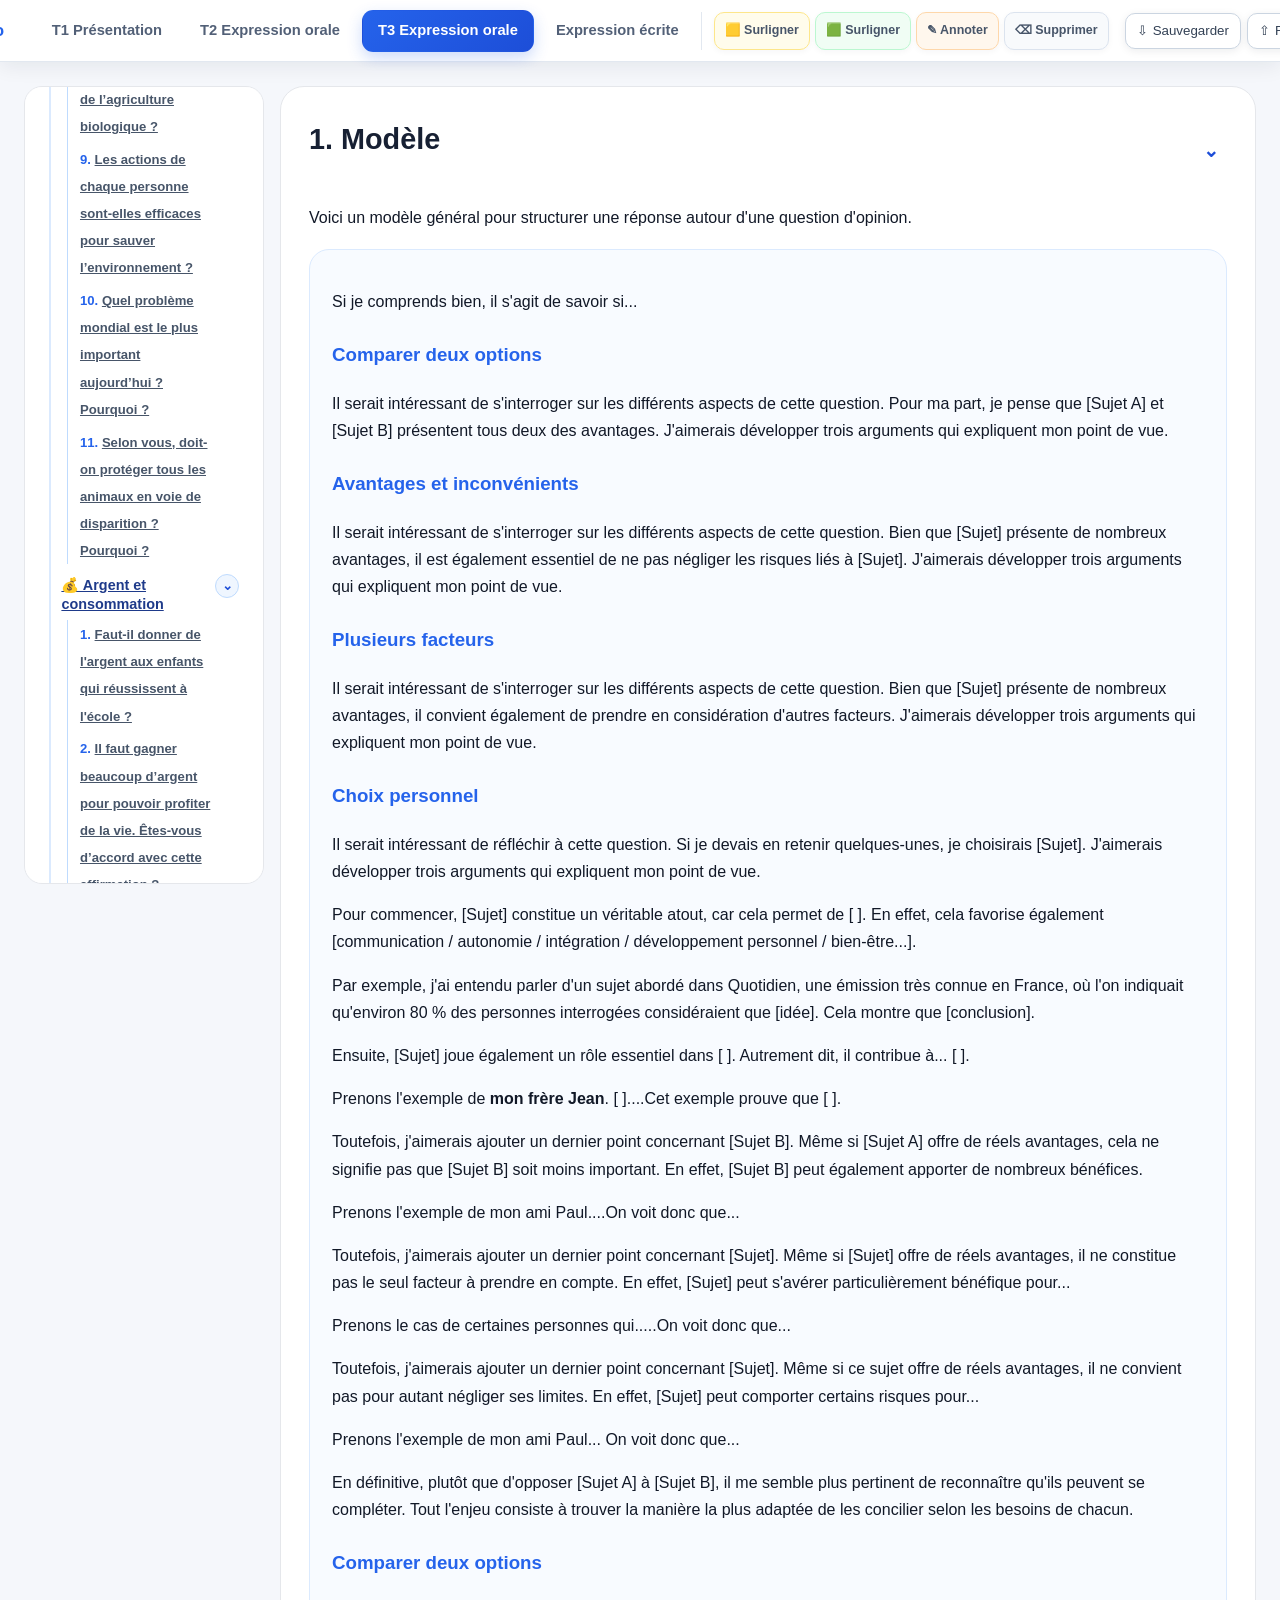
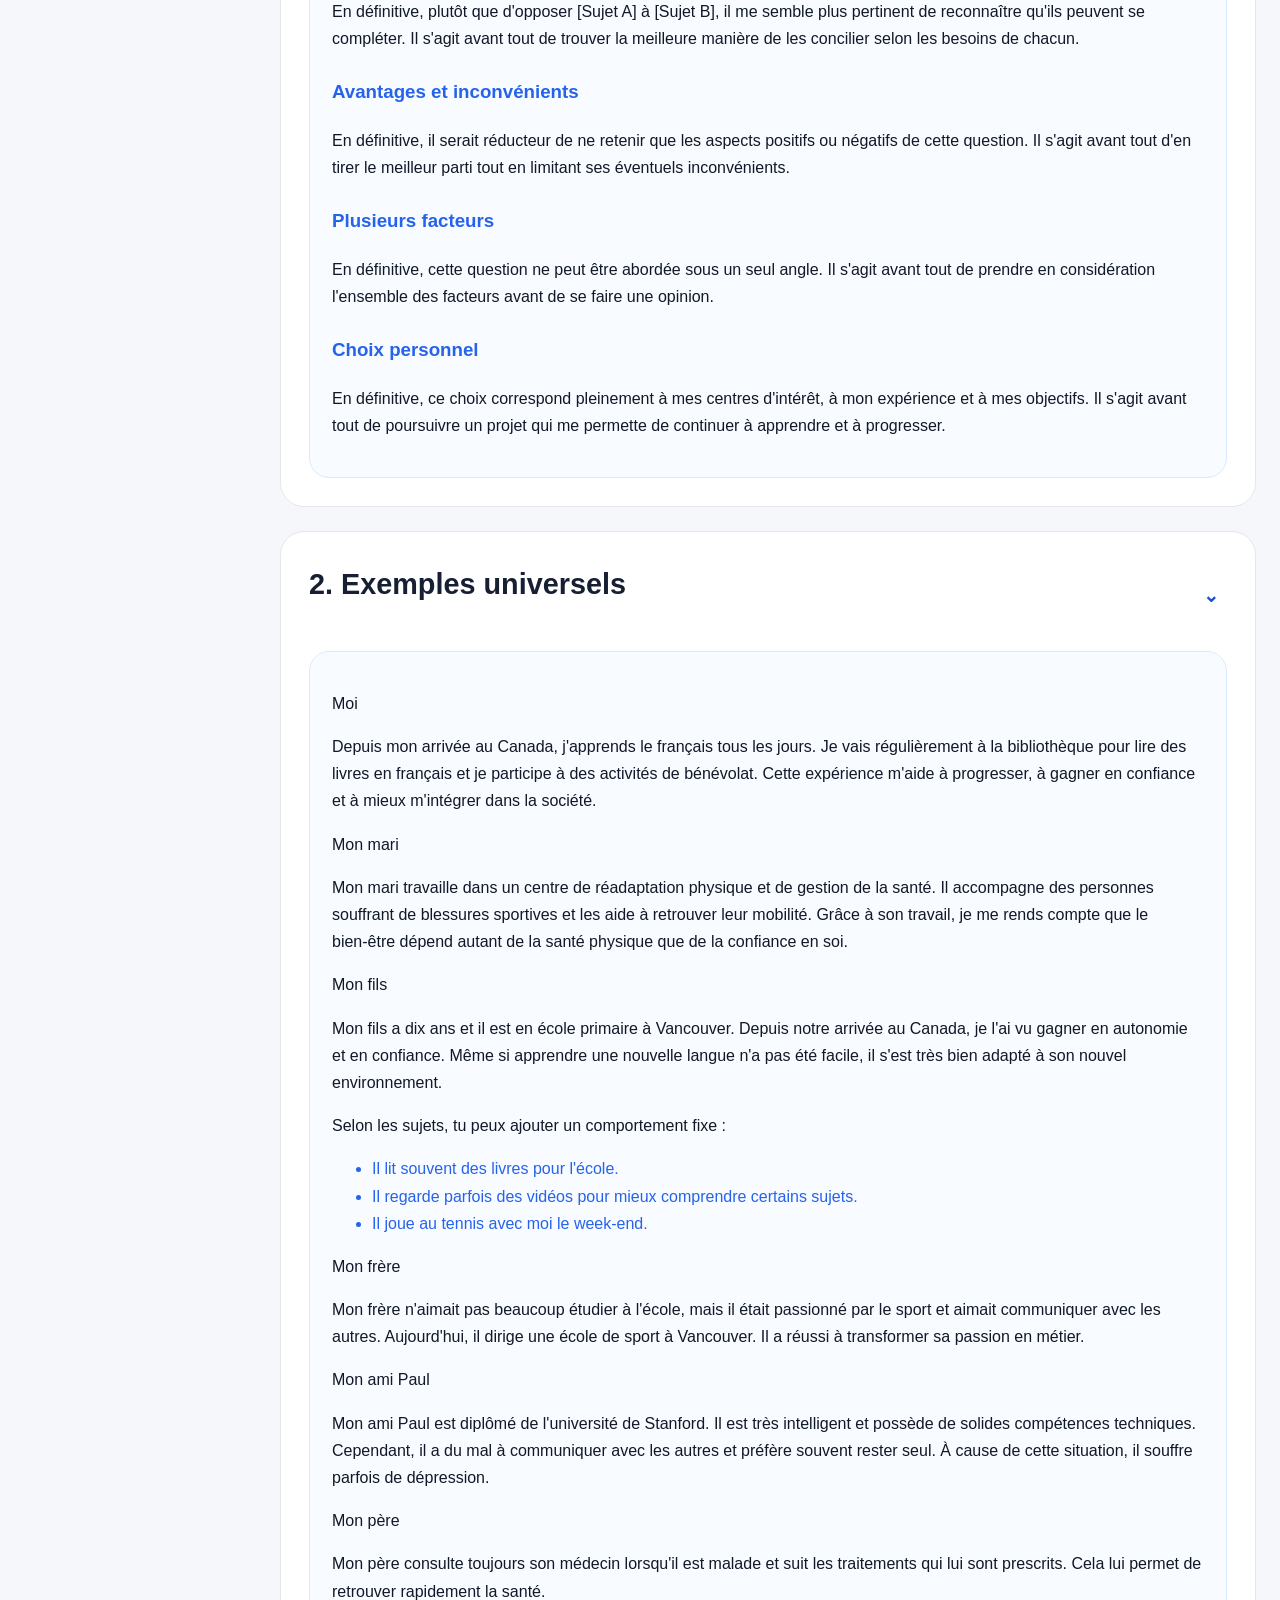
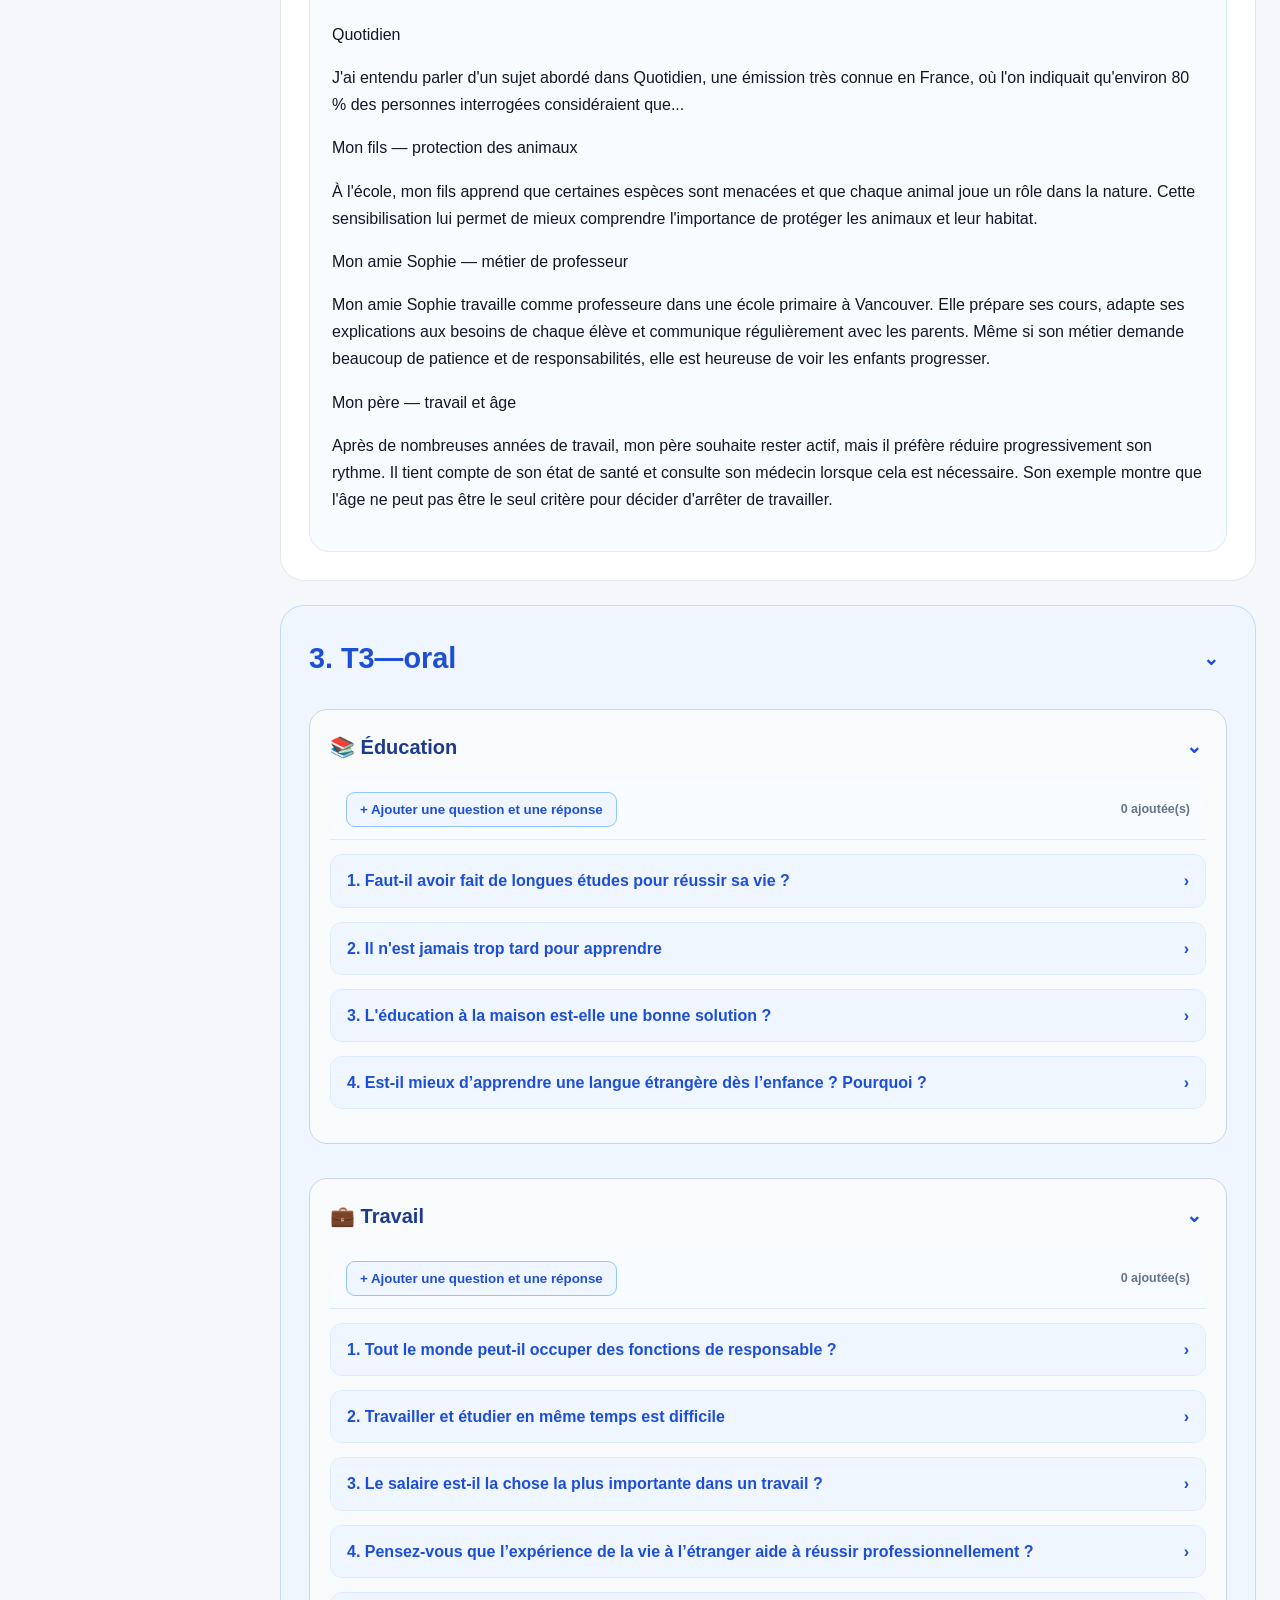
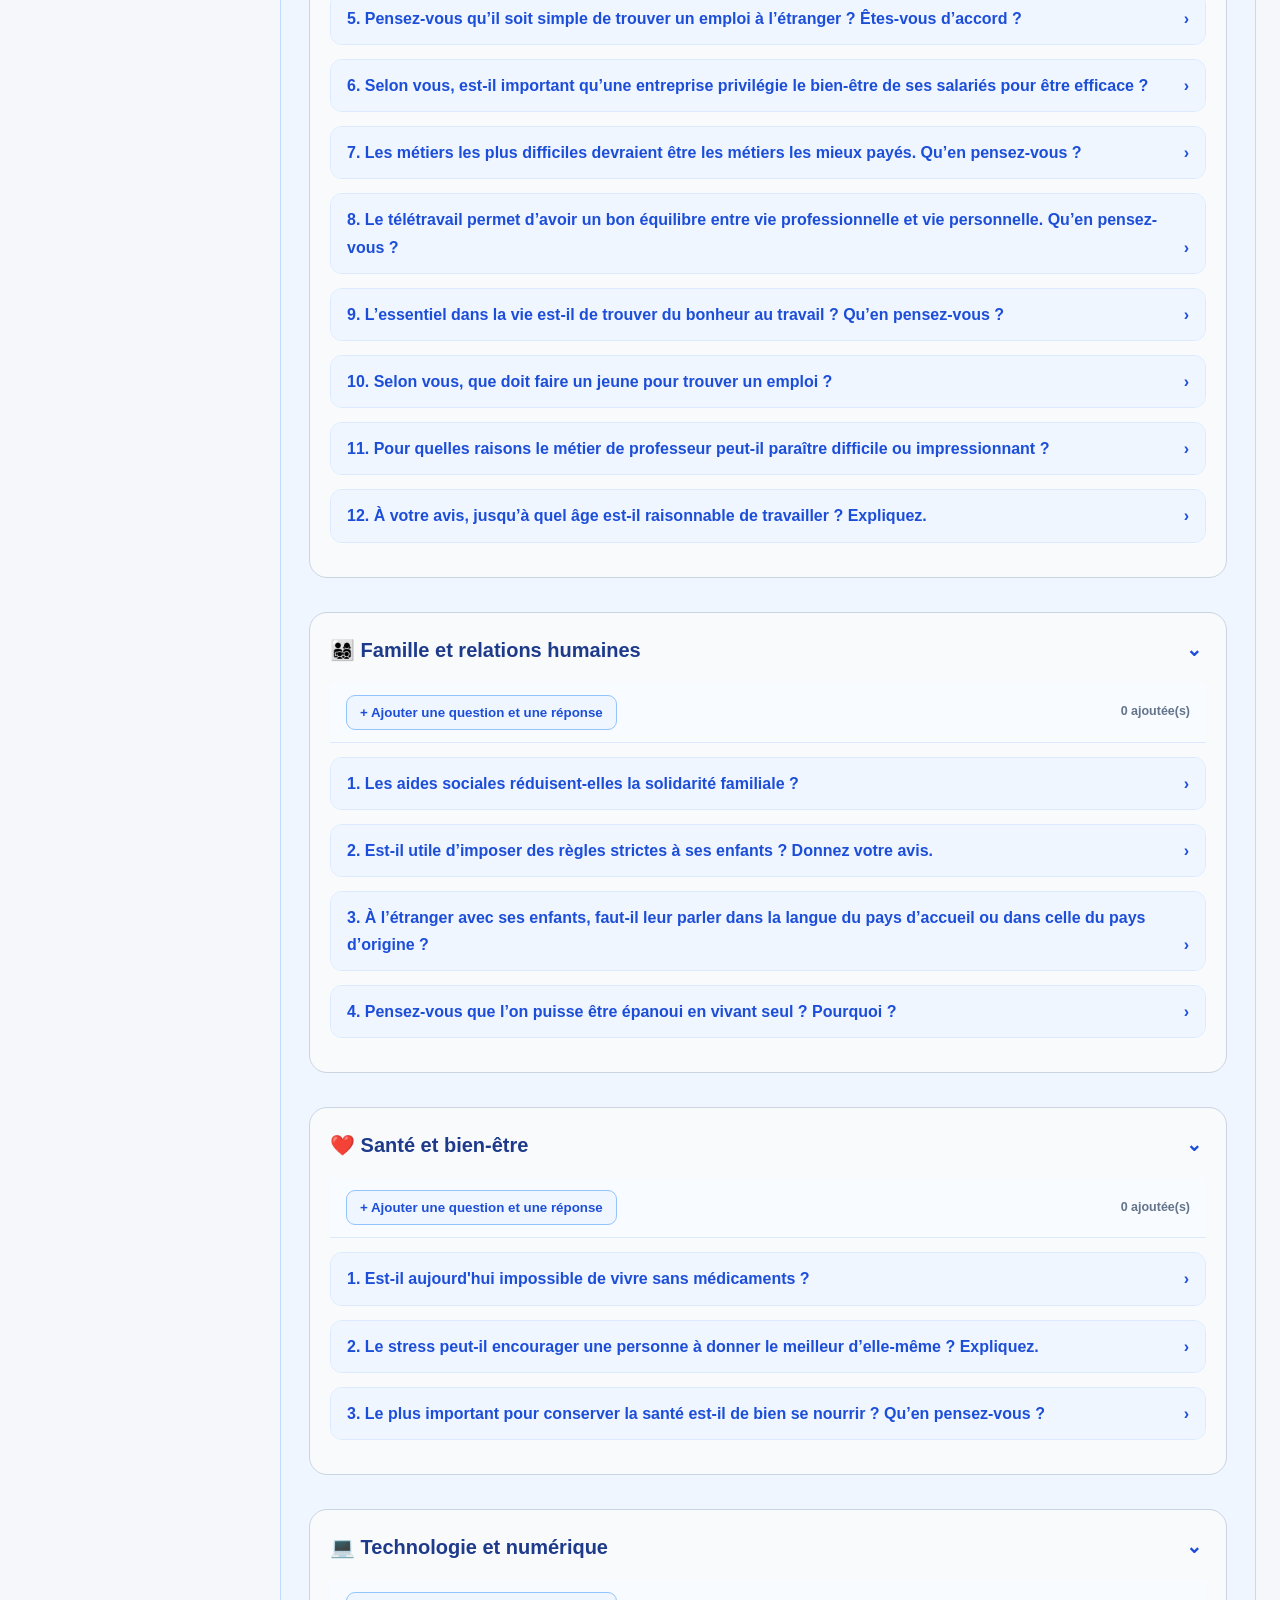
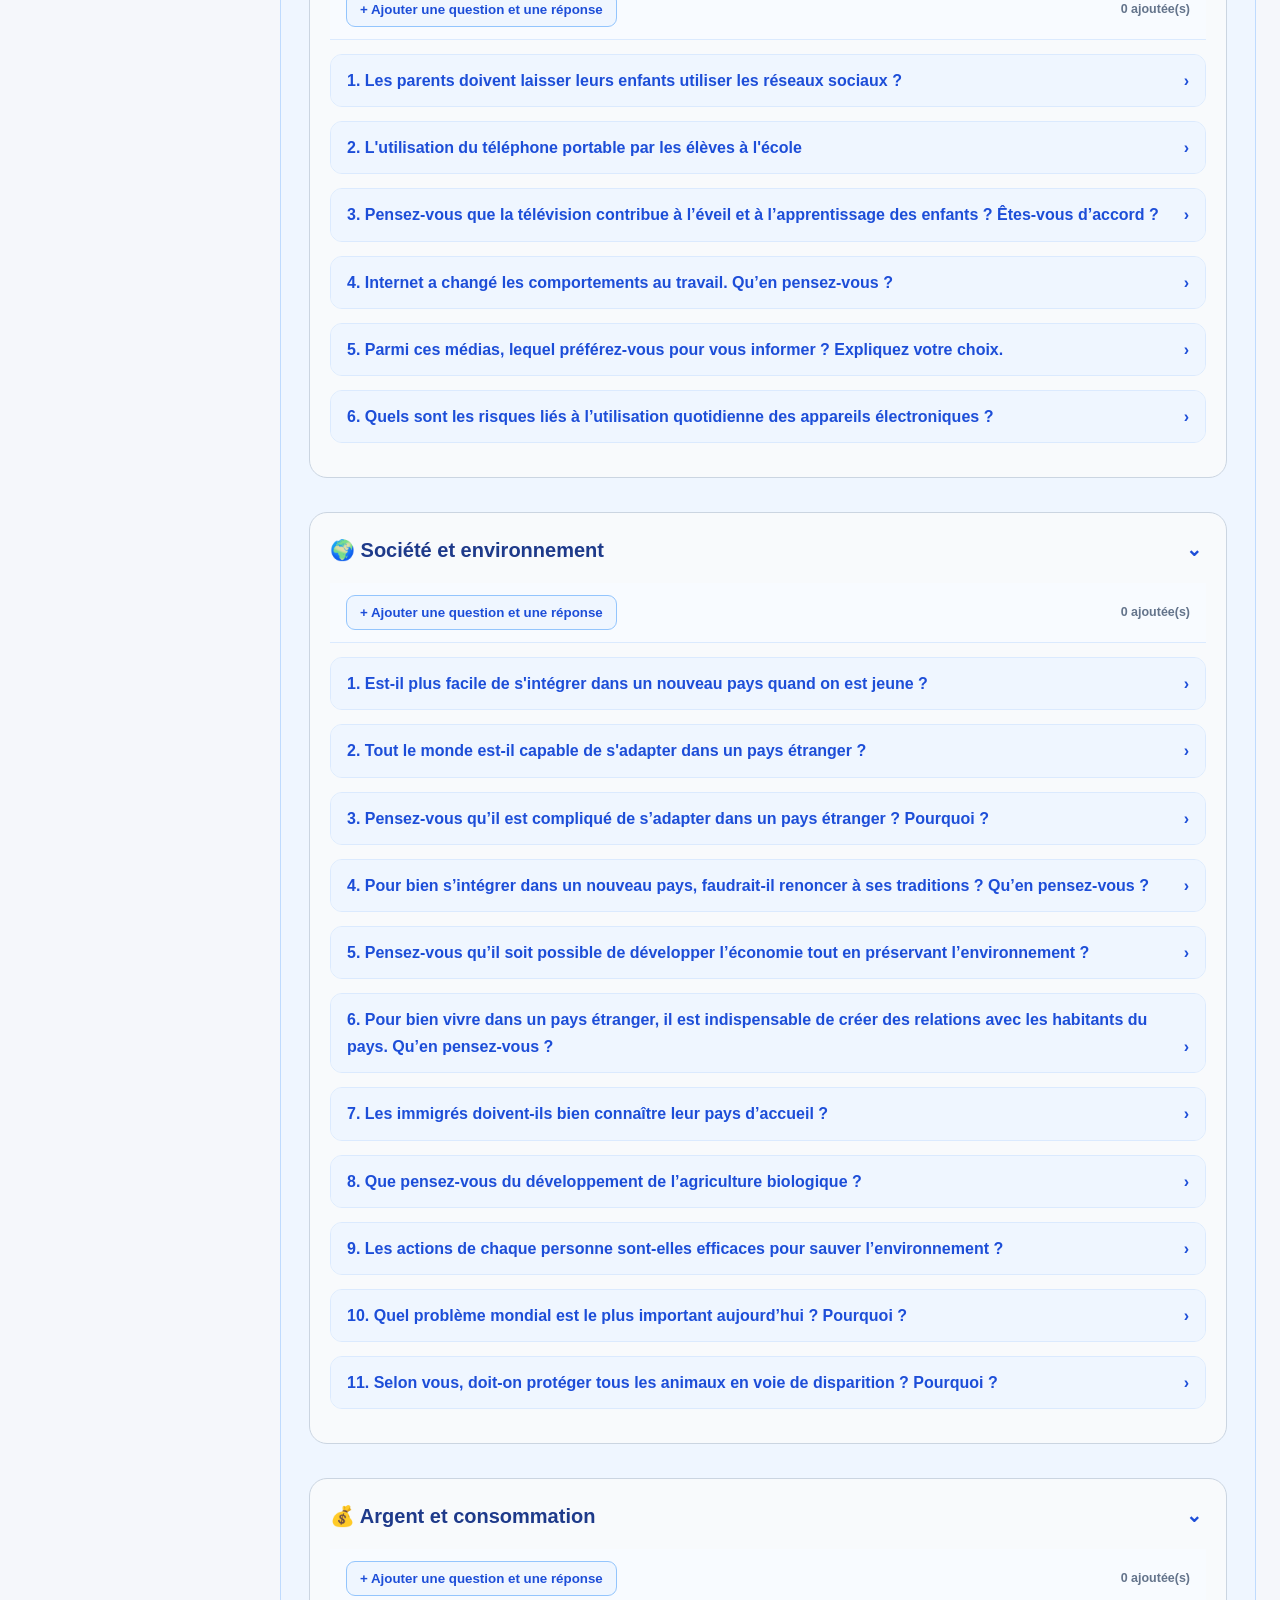
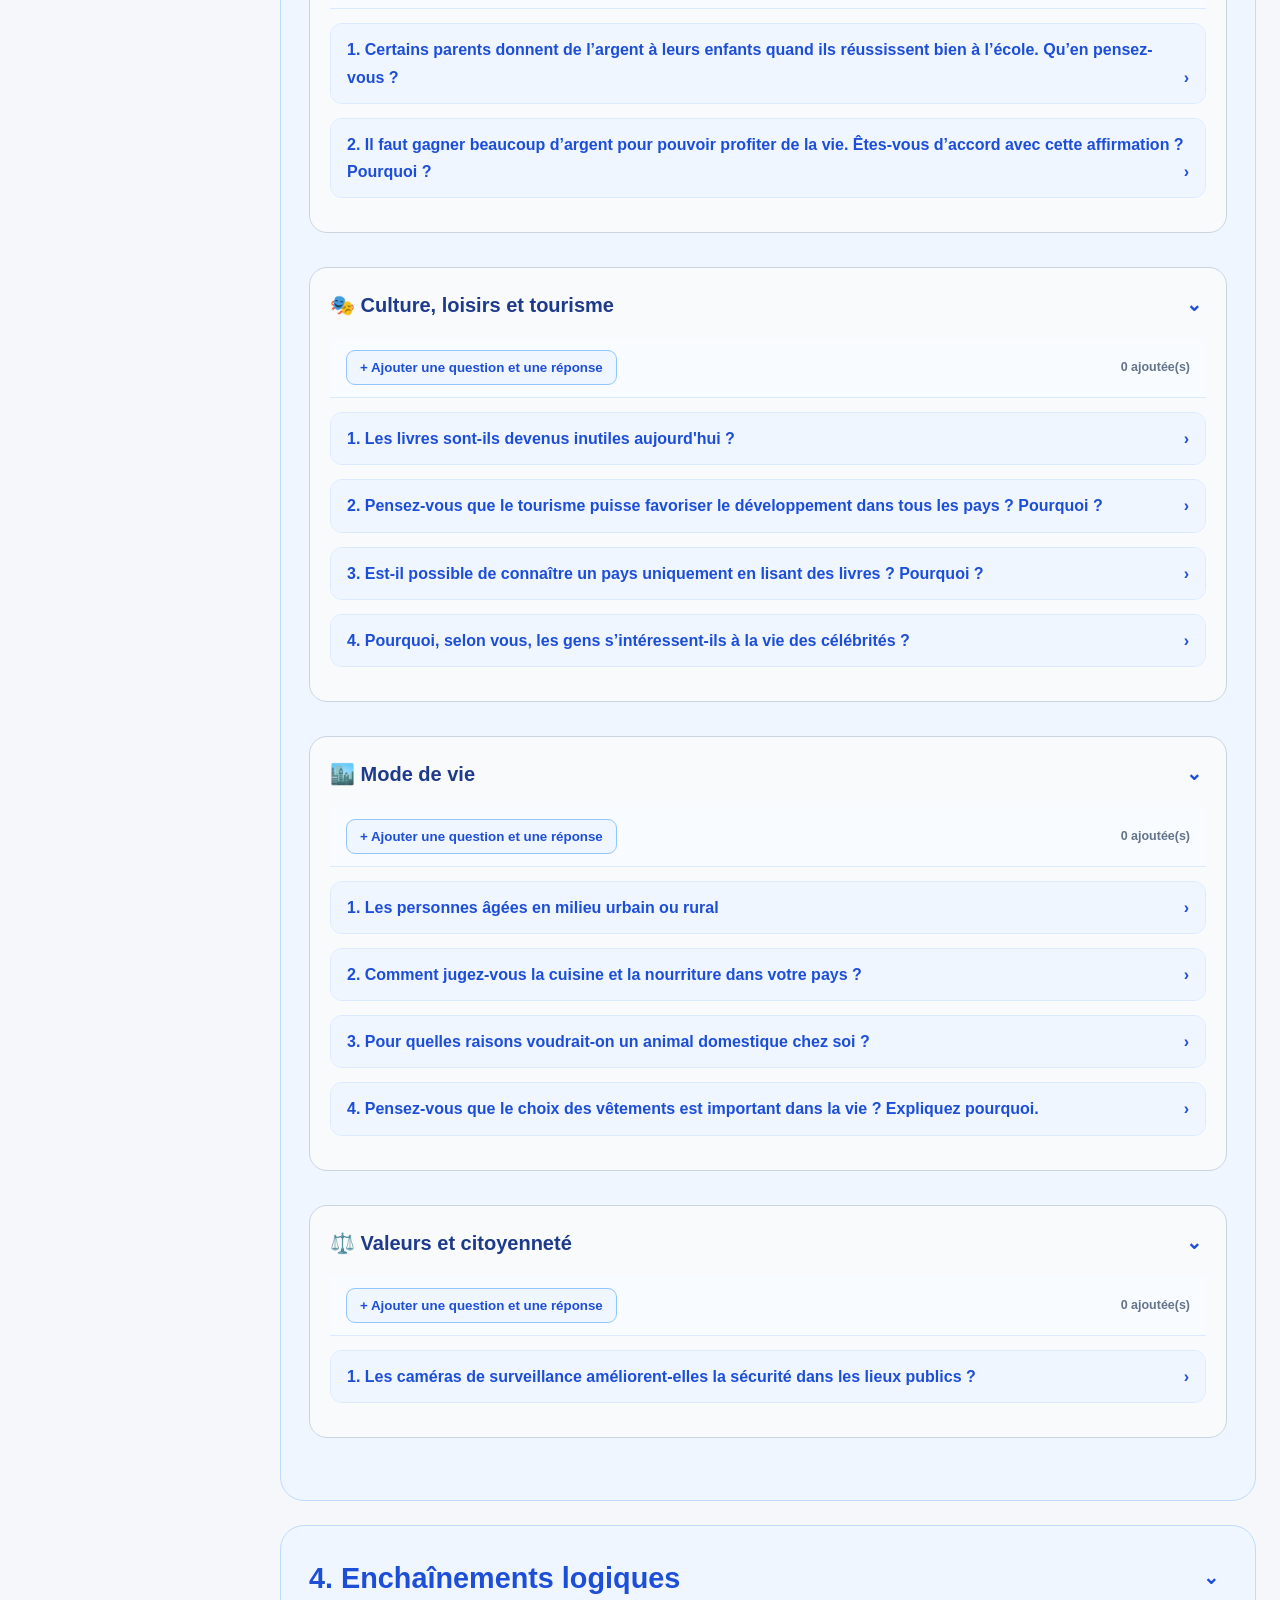
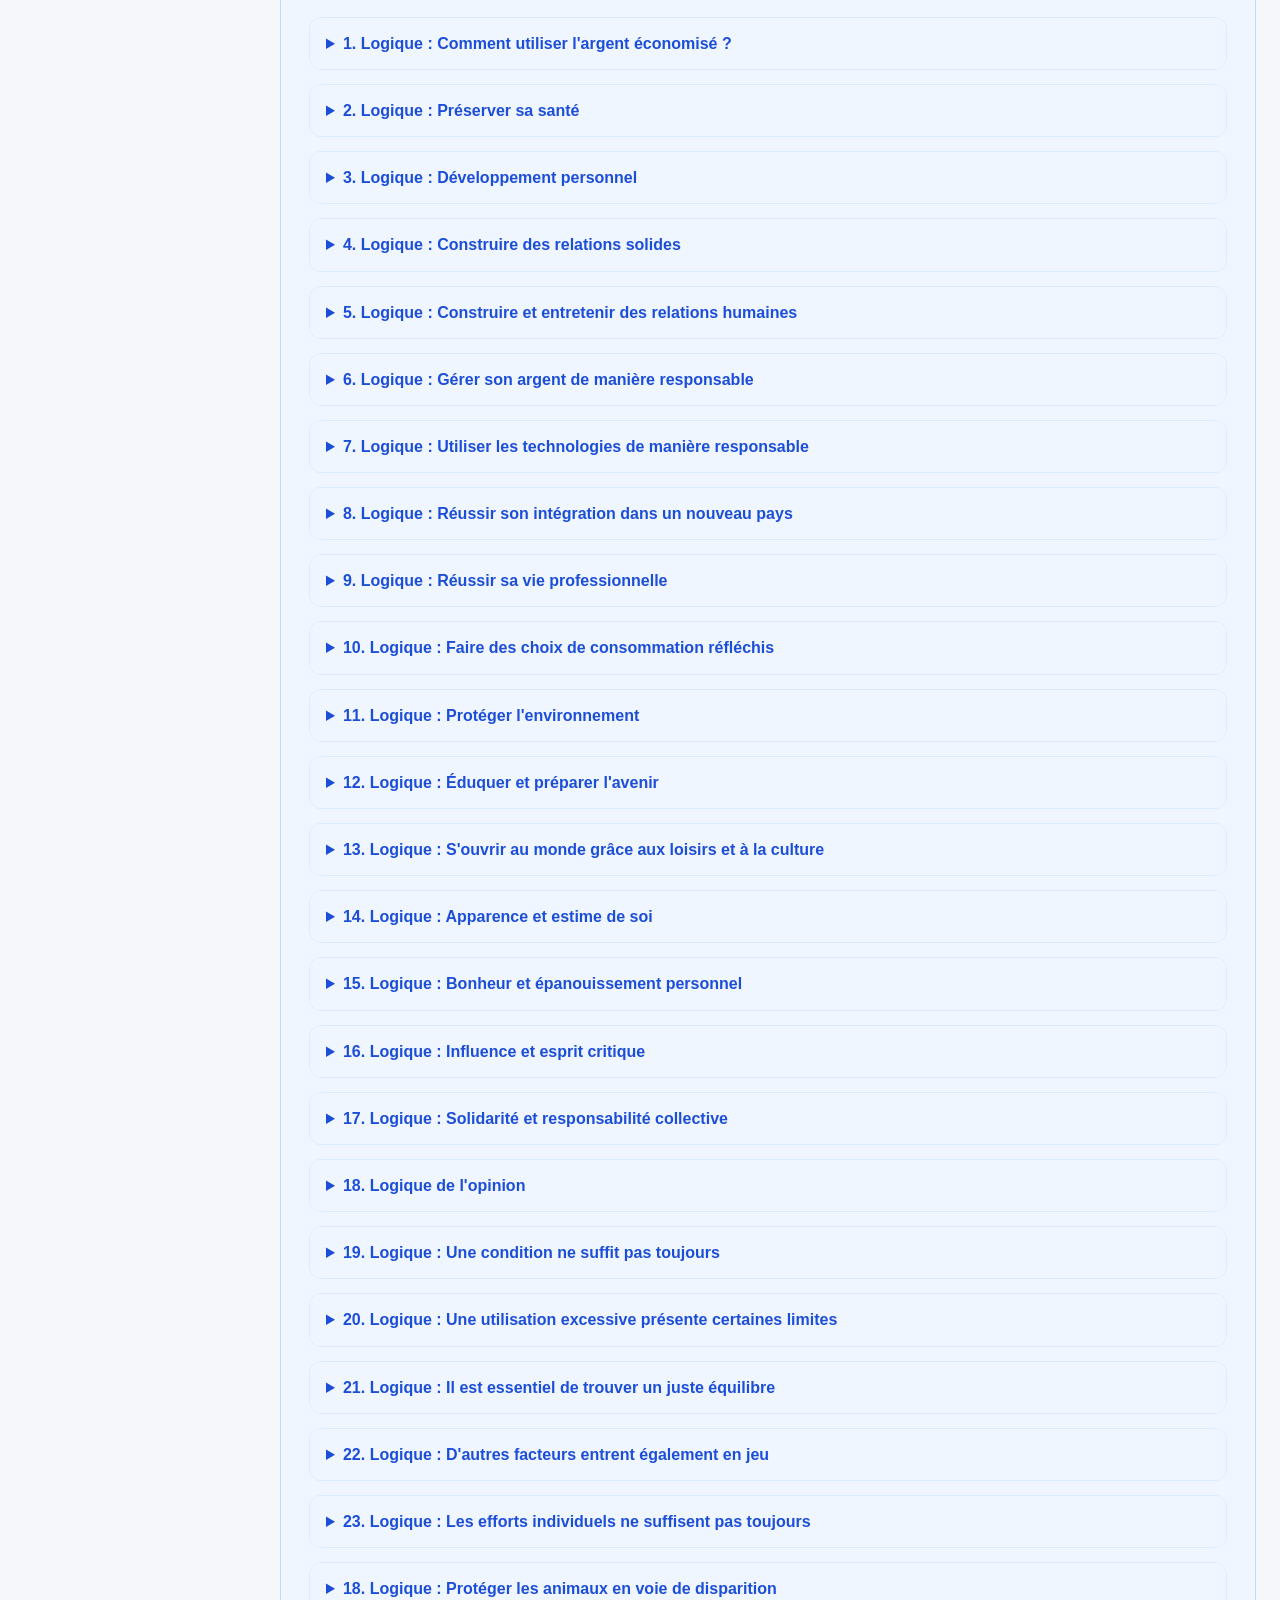
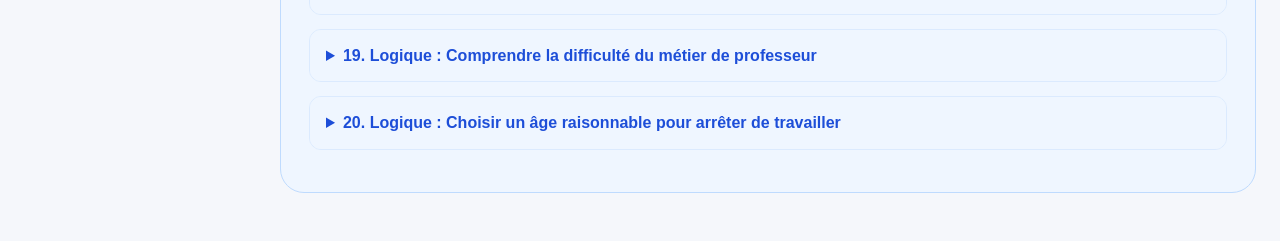
<file: index.html>
<!DOCTYPE html>
<html lang="fr">
<head>
  <meta charset="UTF-8" />
  <meta name="viewport" content="width=device-width, initial-scale=1.0" />
  <meta http-equiv="Cache-Control" content="no-cache, no-store, must-revalidate" />
  <meta http-equiv="Pragma" content="no-cache" />
  <meta http-equiv="Expires" content="0" />
  <title>Modèle et questions - Webpage</title>
  <link rel="stylesheet" href="styles.css?v=20260712.6" />
  <link rel="stylesheet" href="site-nav.css?v=20260712.6" />
</head>
<body>
  <nav class="site-switcher" aria-label="学习页面切换">
    <a href="t1.html?v=20260712.6">T1 Présentation</a>
    <a href="t2.html?v=20260712.6">T2 Expression orale</a>
    <a class="active" href="index.html?v=20260712.6">T3 Expression orale</a>
    <a href="writing.html?v=20260712.6">Expression écrite</a>
    <div class="top-study-actions" aria-label="Outils de surlignage et d'annotation"><button id="highlightYellowBtn" type="button" title="Surligner en jaune">🟨 <span>Surligner</span></button><button id="highlightGreenBtn" type="button" title="Surligner en vert">🟩 <span>Surligner</span></button><button id="noteBtn" type="button" title="Annoter">✎ <span>Annoter</span></button><button data-delete-one type="button" title="Supprimer un seul marquage">⌫ <span>Supprimer</span></button></div><button id="clearHighlightsBtn" type="button" hidden></button><button id="clearNotesBtn" type="button" hidden></button>
  </nav>
  <div class="layout">
    <nav class="sidebar" id="sidebarNav">
      <button id="sidebarToggle" class="sidebar-toggle" type="button" aria-expanded="true" aria-label="收起导航">‹</button>
      <h2>Sommaire</h2>
      <div class="annotation-controls">
        <div class="current-section">Section : <span id="currentSectionName">Modèle</span></div>
      </div>
      <ul>
        <li class="nav-module"><a href="#modele">Modèle</a></li>
        <li class="nav-module"><a href="#exemples-universels">Exemples universels</a></li>
        <li class="nav-module nav-module--t3"><a href="#t3-oral">T3—oral</a><button id="t3NavToggle" class="nav-subtoggle" type="button" aria-expanded="true" aria-label="收起 T3—oral 题目">⌄</button>
          <ul class="t3-question-list t3-category-list">
            <li class="nav-category"><a href="#categorie-education">📚 Éducation</a><ul>
              <li><a href="#etudes">Faut-il avoir fait de longues études pour réussir sa vie ?</a></li>
              <li><a href="#trop-tard">Il n'est jamais trop tard pour apprendre.</a></li>
              <li><a href="#education-maison">L'éducation à la maison est-elle une bonne solution ?</a></li>
              <li><a href="#langue-enfance">Vaut-il mieux apprendre une langue étrangère dès l'enfance ?</a></li>
            </ul></li>
            <li class="nav-category"><a href="#categorie-travail">💼 Travail et carrière</a><ul>
              <li><a href="#responsable">Tout le monde peut-il occuper des fonctions de responsable ?</a></li>
              <li><a href="#travailler-etudier">Travailler et étudier en même temps est difficile.</a></li>
              <li><a href="#salaire">Le salaire est-il la chose la plus importante dans un travail ?</a></li>
              <li><a href="#experience-etranger-reussite">La vie à l'étranger aide-t-elle à réussir professionnellement ?</a></li>
              <li><a href="#emploi-etranger-simple">Est-il simple de trouver un emploi à l'étranger ?</a></li>
              <li><a href="#bien-etre-salaries">Le bien-être des salariés rend-il une entreprise efficace ?</a></li>
            </ul></li>
            <li class="nav-category"><a href="#categorie-famille">👨‍👩‍👧‍👦 Famille et relations humaines</a><ul>
              <li><a href="#aides-sociales">Les aides sociales réduisent-elles la solidarité familiale ?</a></li>
              <li><a href="#regles-strictes-enfants">Est-il utile d'imposer des règles strictes aux enfants ?</a></li>
            </ul></li>
            <li class="nav-category"><a href="#categorie-sante">❤️ Santé et bien-être</a><ul>
              <li><a href="#medicaments">Est-il aujourd'hui impossible de vivre sans médicaments ?</a></li>
              <li><a href="#stress-meilleur-soi">Le stress peut-il encourager à donner le meilleur de soi-même ?</a></li>
            </ul></li>
            <li class="nav-category"><a href="#categorie-technologie">💻 Technologie et numérique</a><ul>
              <li><a href="#reseaux-sociaux">Les parents doivent laisser leurs enfants utiliser les réseaux sociaux ?</a></li>
              <li><a href="#telephone-ecole">L'utilisation du téléphone portable par les élèves à l'école.</a></li>
              <li><a href="#television-apprentissage-enfants">La télévision contribue-t-elle à l'apprentissage des enfants ?</a></li>
            </ul></li>
            <li class="nav-category"><a href="#categorie-societe">🌍 Société et environnement</a><ul>
              <li><a href="#integration-jeune">Est-il plus facile de s'intégrer dans un nouveau pays quand on est jeune ?</a></li>
              <li><a href="#adaptation">Tout le monde est-il capable de s'adapter dans un pays étranger ?</a></li>
              <li><a href="#adaptation-pays-compliquee">Est-il compliqué de s'adapter dans un pays étranger ?</a></li>
              <li><a href="#integration-traditions">Faut-il renoncer à ses traditions pour s'intégrer ?</a></li>
              <li><a href="#economie-environnement">Peut-on développer l'économie en préservant l'environnement ?</a></li>
            </ul></li>
            <li class="nav-category"><a href="#categorie-argent">💰 Argent et consommation</a><ul><li><a href="#argent-reussite-ecole">Faut-il donner de l'argent aux enfants qui réussissent à l'école ?</a></li></ul></li>
            <li class="nav-category"><a href="#categorie-culture">🎭 Culture, loisirs et tourisme</a><ul>
              <li><a href="#livres">Les livres sont-ils devenus inutiles aujourd'hui ?</a></li>
              <li><a href="#tourisme-developpement-pays">Le tourisme favorise-t-il le développement dans tous les pays ?</a></li>
              <li><a href="#connaitre-pays-livres">Peut-on connaître un pays uniquement grâce aux livres ?</a></li>
              <li><a href="#interet-celebrites">Pourquoi s'intéresse-t-on à la vie des célébrités ?</a></li>
            </ul></li>
            <li class="nav-category"><a href="#categorie-mode-vie">🏙️ Mode de vie</a><ul>
              <li><a href="#urbain-rural">Agréable pour les personnes âgées en milieu urbain ou rural ?</a></li>
              <li><a href="#cuisine-pays">Comment juger la cuisine et la nourriture de son pays ?</a></li>
            </ul></li>
            <li class="nav-category"><a href="#categorie-valeurs">⚖️ Valeurs et citoyenneté</a></li>
          </ul>
        </li>
        <li class="nav-module"><a href="#corpus-logique">Enchaînements logiques</a></li>
      </ul>
      <div class="comments-panel">
        <h3>Annotations</h3>
        <div id="commentsList"></div>
      </div>
    </nav>

    <main class="content">
      <section id="modele" class="section collapsible-section">
                <details open>
          <summary><h2>1. Modèle</h2></summary>
        <p>Voici un modèle général pour structurer une réponse autour d'une question d'opinion.</p>

        <div class="template-block">
          <p>Si je comprends bien, il s'agit de savoir si...</p>

          <h3>Comparer deux options</h3>
          <p>Il serait intéressant de s'interroger sur les différents aspects de cette question. Pour ma part, je pense que <span class="fill-blue">[Sujet A]</span> et <span class="fill-blue">[Sujet B]</span> présentent tous deux des avantages. J'aimerais développer trois arguments qui expliquent mon point de vue.</p>

          <h3>Avantages et inconvénients</h3>
          <p>Il serait intéressant de s'interroger sur les différents aspects de cette question. Bien que <span class="fill-blue">[Sujet]</span> présente de nombreux avantages, il est également essentiel de ne pas négliger les risques liés à <span class="fill-blue">[Sujet]</span>. J'aimerais développer trois arguments qui expliquent mon point de vue.</p>

          <h3>Plusieurs facteurs</h3>
          <p>Il serait intéressant de s'interroger sur les différents aspects de cette question. Bien que <span class="fill-blue">[Sujet]</span> présente de nombreux avantages, il convient également de prendre en considération d'autres facteurs. J'aimerais développer trois arguments qui expliquent mon point de vue.</p>

          <h3>Choix personnel</h3>
          <p>Il serait intéressant de réfléchir à cette question. Si je devais en retenir quelques-unes, je choisirais <span class="fill-blue">[Sujet]</span>. J'aimerais développer trois arguments qui expliquent mon point de vue.</p>

          <p>Pour commencer, <span class="fill-blue">[Sujet]</span> constitue un véritable atout, car cela permet de <span class="fill-blue">[ ]</span>. En effet, cela favorise également <span class="fill-blue">[communication / autonomie / intégration / développement personnel / bien-être...]</span>.</p>
          <p>Par exemple, j'ai entendu parler d'un sujet abordé dans Quotidien, une émission très connue en France, où l'on indiquait qu'environ 80 % des personnes interrogées considéraient que <span class="fill-blue">[idée]</span>. Cela montre que <span class="fill-blue">[conclusion]</span>.</p>

          <p>Ensuite, <span class="fill-blue">[Sujet]</span> joue également un rôle essentiel dans <span class="fill-blue">[ ]</span>. Autrement dit, il contribue à... <span class="fill-blue">[ ]</span>.</p>
          <p>Prenons l'exemple de <strong>mon frère Jean</strong>. <span class="fill-blue">[ ]</span>....Cet exemple prouve que <span class="fill-blue">[ ]</span>.</p>

          <p>Toutefois, j'aimerais ajouter un dernier point concernant <span class="fill-blue">[Sujet B]</span>. Même si <span class="fill-blue">[Sujet A]</span> offre de réels avantages, cela ne signifie pas que <span class="fill-blue">[Sujet B]</span> soit moins important. En effet, <span class="fill-blue">[Sujet B]</span> peut également apporter de nombreux bénéfices.</p>
          <p>Prenons l'exemple de mon ami Paul....On voit donc que...</p>

          <p>Toutefois, j'aimerais ajouter un dernier point concernant <span class="fill-blue">[Sujet]</span>. Même si <span class="fill-blue">[Sujet]</span> offre de réels avantages, il ne constitue pas le seul facteur à prendre en compte. En effet, <span class="fill-blue">[Sujet]</span> peut s'avérer particulièrement bénéfique pour...</p>
          <p>Prenons le cas de certaines personnes qui.....On voit donc que...</p>

          <p>Toutefois, j'aimerais ajouter un dernier point concernant <span class="fill-blue">[Sujet]</span>. Même si ce sujet offre de réels avantages, il ne convient pas pour autant négliger ses limites. En effet, <span class="fill-blue">[Sujet]</span> peut comporter certains risques pour...</p>
          <p>Prenons l'exemple de mon ami Paul... On voit donc que...</p>

          <p>En définitive, plutôt que d'opposer <span class="fill-blue">[Sujet A]</span> à <span class="fill-blue">[Sujet B]</span>, il me semble plus pertinent de reconnaître qu'ils peuvent se compléter. Tout l'enjeu consiste à trouver la manière la plus adaptée de les concilier selon les besoins de chacun.</p>

          <h3>Comparer deux options</h3>
          <p>En définitive, plutôt que d'opposer <span class="fill-blue">[Sujet A]</span> à <span class="fill-blue">[Sujet B]</span>, il me semble plus pertinent de reconnaître qu'ils peuvent se compléter. Il s'agit avant tout de trouver la meilleure manière de les concilier selon les besoins de chacun.</p>

          <h3>Avantages et inconvénients</h3>
          <p>En définitive, il serait réducteur de ne retenir que les aspects positifs ou négatifs de cette question. Il s'agit avant tout d'en tirer le meilleur parti tout en limitant ses éventuels inconvénients.</p>

          <h3>Plusieurs facteurs</h3>
          <p>En définitive, cette question ne peut être abordée sous un seul angle. Il s'agit avant tout de prendre en considération l'ensemble des facteurs avant de se faire une opinion.</p>

          <h3>Choix personnel</h3>
          <p>En définitive, ce choix correspond pleinement à mes centres d'intérêt, à mon expérience et à mes objectifs. Il s'agit avant tout de poursuivre un projet qui me permette de continuer à apprendre et à progresser.</p>
        </div>
              </details>
      </section>

      <section id="exemples-universels" class="section collapsible-section">
                <details open>
          <summary><h2>2. Exemples universels</h2></summary>
        <div class="example-block">
          <p>Moi</p>
          <p>Depuis mon arrivée au Canada, j'apprends le français tous les jours. Je vais régulièrement à la bibliothèque pour lire des livres en français et je participe à des activités de bénévolat. Cette expérience m'aide à progresser, à gagner en confiance et à mieux m'intégrer dans la société.</p>

          <p>Mon mari</p>
        <p>Mon mari travaille dans un centre de réadaptation physique et de gestion de la santé. Il accompagne des personnes souffrant de blessures sportives et les aide à retrouver leur mobilité. Grâce à son travail, je me rends compte que le bien-être dépend autant de la santé physique que de la confiance en soi.</p>

        <p>Mon fils</p>
        <p>Mon fils a dix ans et il est en école primaire à Vancouver. Depuis notre arrivée au Canada, je l'ai vu gagner en autonomie et en confiance. Même si apprendre une nouvelle langue n'a pas été facile, il s'est très bien adapté à son nouvel environnement.</p>
        <p>Selon les sujets, tu peux ajouter un comportement fixe :</p>
        <ul>
          <li>Il lit souvent des livres pour l'école.</li>
          <li>Il regarde parfois des vidéos pour mieux comprendre certains sujets.</li>
          <li>Il joue au tennis avec moi le week-end.</li>
        </ul>

        <p>Mon frère</p>
        <p>Mon frère n'aimait pas beaucoup étudier à l'école, mais il était passionné par le sport et aimait communiquer avec les autres. Aujourd'hui, il dirige une école de sport à Vancouver. Il a réussi à transformer sa passion en métier.</p>

        <p>Mon ami Paul</p>
        <p>Mon ami Paul est diplômé de l'université de Stanford. Il est très intelligent et possède de solides compétences techniques. Cependant, il a du mal à communiquer avec les autres et préfère souvent rester seul. À cause de cette situation, il souffre parfois de dépression.</p>

        <p>Mon père</p>
        <p>Mon père consulte toujours son médecin lorsqu'il est malade et suit les traitements qui lui sont prescrits. Cela lui permet de retrouver rapidement la santé.</p>

        <p>Quotidien</p>
        <p>J'ai entendu parler d'un sujet abordé dans Quotidien, une émission très connue en France, où l'on indiquait qu'environ 80 % des personnes interrogées considéraient que...</p>
        </div>
              </details>
      </section>

      <section id="t3-oral" class="section module-intro collapsible-section">
        <details open>
          <summary><h2>3. T3—oral</h2></summary>
          <div class="module-child-sections">

      <section id="livres" class="section t3-question">
        <details class="t3-details">
          <summary>1. Les livres sont-ils devenus inutiles aujourd'hui ?</summary>
<p class="template-text">Si je comprends bien, il s'agit de savoir si les livres sont devenus inutiles aujourd'hui.</p>
        <p class="template-text">Il serait intéressant de s'interroger sur les différents aspects de cette question. Bien que les nouvelles technologies présentent de nombreux avantages, il est également essentiel de ne pas négliger les bénéfices liés aux livres. J'aimerais développer trois arguments qui expliquent mon point de vue.</p>
        <p>Pour commencer, les livres constituent un véritable atout, car ils permettent d'acquérir de nouvelles connaissances. En effet, cela favorise également la concentration et le développement de l'esprit critique.</p>
        <p>Par exemple, j'ai entendu parler d'un sujet abordé dans Quotidien, une émission très connue en France, où l'on indiquait qu'environ 80 % des personnes interrogées considéraient que la lecture aidait à mieux comprendre des sujets complexes. Cela montre que les livres restent un excellent moyen d'apprendre.</p>
        <p>Ensuite, les livres jouent également un rôle essentiel dans l'apprentissage des langues. Autrement dit, ils permettent d'enrichir le vocabulaire et de mieux comprendre la langue.</p>
        <p>Prenons mon propre exemple. Depuis mon arrivée au Canada, je lis régulièrement des livres en français afin d'améliorer mon niveau de langue. Cette habitude m'aide à enrichir mon vocabulaire et à mieux comprendre le français. Cet exemple prouve que les livres restent très utiles pour apprendre.</p>
        <p>Toutefois, j'aimerais ajouter un dernier point concernant les livres. Même si les livres offrent de réels avantages, ils ne constituent pas le seul moyen d'apprendre. En effet, les ressources numériques peuvent également être utiles dans certaines situations.</p>
        <p>Prenons le cas de mon fils. Il lit souvent des livres pour l'école, mais il regarde aussi des vidéos pour mieux comprendre certains sujets. On voit donc que les livres et les ressources numériques peuvent se compléter.</p>
        <p>En définitive, il serait réducteur de ne retenir que les aspects positifs ou négatifs de cette question. Il s'agit avant tout d'en tirer le meilleur parti tout en limitant ses éventuels inconvénients.</p>
        </details>
      </section>

      <section id="tourisme-developpement-pays" class="section t3-question">
        <details class="t3-details">
          <summary>Pensez-vous que le tourisme puisse favoriser le développement dans tous les pays ? Pourquoi ?</summary>
          <p>Si je comprends bien, il s'agit de savoir si le tourisme peut favoriser le développement dans tous les pays.</p>
          <p>Il serait intéressant de s'interroger sur les différents aspects de cette question. Bien que le tourisme présente de nombreux avantages, il convient également de prendre en considération d'autres facteurs. J'aimerais développer trois arguments qui expliquent mon point de vue.</p>
          <p>Pour commencer, le tourisme constitue un véritable atout, car cela permet de créer des emplois et de soutenir les commerces locaux. En effet, cela favorise également le développement économique de certaines régions.</p>
          <p>Par exemple, j'ai entendu parler d'un sujet abordé dans Quotidien, une émission très connue en France, où l'on indiquait qu'environ 80 % des personnes interrogées considéraient que les activités touristiques représentaient une source importante de revenus pour la population locale. Cela montre que le tourisme peut contribuer au développement économique d'un pays.</p>
          <p>Ensuite, le tourisme joue également un rôle essentiel dans les échanges culturels. Autrement dit, il contribue à faire découvrir la culture locale, à élargir les horizons et à mieux comprendre les autres.</p>
          <p>Prenons mon propre exemple. J'aime visiter des musées et participer à des activités organisées dans la communauté. Cela me permet de découvrir la culture locale et de rencontrer des personnes d'horizons variés. Cet exemple prouve que le tourisme peut également favoriser le développement culturel et l'ouverture d'esprit.</p>
          <p>Toutefois, j'aimerais ajouter un dernier point concernant le tourisme. Même si le tourisme offre de réels avantages, il ne constitue pas le seul facteur à prendre en compte. En effet, le tourisme peut s'avérer particulièrement bénéfique pour les pays qui disposent d'infrastructures adaptées et qui protègent leur environnement.</p>
          <p>Prenons le cas de certaines régions qui ne disposent pas de transports suffisants ou qui utilisent trop de ressources naturelles pour accueillir les visiteurs. Sans l'action des pouvoirs publics et des entreprises, les résultats peuvent rester limités et l'environnement peut être fragilisé. On voit donc que le tourisme ne favorise pas automatiquement le développement dans tous les pays.</p>
          <p>En définitive, cette question ne peut être abordée sous un seul angle. Il s'agit avant tout de prendre en considération l'ensemble des facteurs avant de se faire une opinion.</p>
        </details>
      </section>

      <section id="medicaments" class="section t3-question">
        <details class="t3-details">
          <summary>2. Est-il aujourd'hui impossible de vivre sans médicaments ?</summary>
<p class="template-text">Si je comprends bien, il s'agit de savoir s'il est aujourd'hui impossible de vivre sans médicaments.</p>
        <p class="template-text">Il serait intéressant de s'interroger sur les différents aspects de cette question. Bien que les médicaments présentent de nombreux avantages, il est également essentiel de ne pas négliger les risques liés aux médicaments. J'aimerais développer trois arguments qui expliquent mon point de vue.</p>
        <p>Pour commencer, les médicaments constituent un véritable atout, car ils permettent de soigner certaines maladies. En effet, cela aide les personnes à se sentir mieux et à retrouver une vie normale.</p>
        <p>Par exemple, j'ai entendu parler d'un sujet abordé dans Quotidien, une émission très connue en France, où l'on indiquait qu'environ 80 % des personnes interrogées considéraient que les médicaments amélioraient leur état de santé. Cela montre que les médicaments jouent un rôle important dans notre vie.</p>
        <p>Ensuite, les médicaments jouent également un rôle essentiel dans la protection de notre santé. Autrement dit, ils permettent d'éviter que certains problèmes de santé ne deviennent plus graves.</p>
        <p>Prenons l'exemple de mon père. Lorsqu'il est malade, il prend les médicaments prescrits par son médecin. Cela lui permet de retrouver rapidement la santé.</p>
        <p>Toutefois, j'aimerais ajouter un dernier point concernant les médicaments. Même si les médicaments offrent de réels avantages, il ne convient pas pour autant de négliger leurs limites. En effet, une mauvaise utilisation peut avoir des conséquences négatives sur la santé.</p>
        <p>Prenons le cas de certaines personnes qui prennent trop de médicaments sans suivre les conseils de leur médecin. Elles risquent d'avoir davantage de problèmes de santé. On voit donc qu'il est important d'utiliser les médicaments de manière raisonnable.</p>
        <p>En définitive, il serait réducteur de ne retenir que les aspects positifs ou négatifs de cette question. Il s'agit avant tout d'en tirer le meilleur parti tout en limitant ses éventuels inconvénients.</p>
        </details>
      </section>

      <section id="stress-meilleur-soi" class="section t3-question">
        <details class="t3-details">
          <summary>Le stress peut-il encourager une personne à donner le meilleur d’elle-même ? Expliquez.</summary>
          <p>Si je comprends bien, il s'agit de savoir si le stress peut encourager une personne à donner le meilleur d'elle-même.</p>
          <p>Il serait intéressant de s'interroger sur les différents aspects de cette question. Bien que le stress présente de nombreux avantages, il est également essentiel de ne pas négliger les risques liés au stress. J'aimerais développer trois arguments qui expliquent mon point de vue.</p>
          <p>Pour commencer, un niveau modéré de stress constitue un véritable atout, car cela permet de mieux se préparer face à une situation importante. En effet, cela favorise également la motivation, la concentration et les efforts personnels.</p>
          <p>Par exemple, j'ai entendu parler d'un sujet abordé dans Quotidien, une émission très connue en France, où l'on indiquait qu'environ 80 % des personnes interrogées considéraient qu'un niveau modéré de stress les encourageait à se préparer plus sérieusement. Cela montre que le stress peut aider certaines personnes à donner le meilleur d'elles-mêmes.</p>
          <p>Ensuite, le stress joue également un rôle essentiel dans la réalisation d'un objectif. Autrement dit, il contribue à prendre conscience de l'importance d'une situation et à poursuivre ses efforts.</p>
          <p>Prenons mon propre exemple. Lorsque je prépare le TCF Canada, je ressens parfois du stress, car je souhaite obtenir un bon résultat. Cette pression m'encourage à apprendre le français tous les jours et à travailler régulièrement. Cet exemple prouve qu'un niveau raisonnable de stress peut renforcer la motivation et aider à progresser.</p>
          <p>Toutefois, j'aimerais ajouter un dernier point concernant le stress. Même si ce sujet offre de réels avantages, il ne convient pas pour autant de négliger ses limites. En effet, le stress peut comporter certains risques pour la santé mentale, la confiance en soi et le bien-être.</p>
          <p>Prenons l'exemple de mon mari. Après une journée de travail particulièrement chargée, il est parfois très fatigué et a besoin de temps pour se reposer. Si cette pression devient trop importante, il lui est plus difficile de rester concentré et efficace. On voit donc qu'un stress excessif peut empêcher une personne de donner le meilleur d'elle-même.</p>
          <p>En définitive, il serait réducteur de ne retenir que les aspects positifs ou négatifs de cette question. Il s'agit avant tout d'en tirer le meilleur parti tout en limitant ses éventuels inconvénients.</p>
        </details>
      </section>

      <section id="aides-sociales" class="section t3-question">
        <details class="t3-details">
          <summary>3. Les aides sociales réduisent-elles la solidarité familiale ?</summary>
<p class="template-text">Si je comprends bien, il s'agit de savoir si les aides sociales réduisent la solidarité familiale.</p>
        <p class="template-text">Il serait intéressant de s'interroger sur les différents aspects de cette question. Bien que les aides sociales présentent de nombreux avantages, il convient également de prendre en considération d'autres facteurs. J'aimerais développer trois arguments qui expliquent mon point de vue.</p>
        <p>Pour commencer, les aides sociales constituent un véritable atout, car elles permettent d'aider les personnes qui rencontrent des difficultés. En effet, elles aident les familles à répondre à leurs besoins essentiels et à améliorer leur qualité de vie.</p>
        <p>Par exemple, j'ai entendu parler d'un sujet abordé dans Quotidien, une émission très connue en France, où l'on indiquait qu'environ 80 % des personnes interrogées considéraient que les aides sociales étaient utiles aux familles en difficulté. Cela montre que les aides sociales peuvent apporter un soutien important aux personnes qui en ont besoin.</p>
        <p>Ensuite, la solidarité familiale joue également un rôle essentiel dans la vie quotidienne. Autrement dit, elle permet aux membres d'une même famille de se soutenir et de surmonter les difficultés ensemble.</p>
        <p>Prenons mon propre exemple. Depuis mon arrivée au Canada, j'apprends le français tous les jours et mon mari m'encourage à continuer. Son soutien me motive à poursuivre mes efforts malgré les difficultés. Cet exemple prouve que le soutien de la famille reste essentiel au quotidien.</p>
        <p>Toutefois, j'aimerais ajouter un dernier point concernant la solidarité familiale. Même si les aides sociales offrent de réels avantages, elles ne constituent pas le seul facteur à prendre en compte. En effet, les valeurs familiales et l'entraide peuvent également jouer un rôle important.</p>
        <p>Prenons l'exemple de mon frère. Il est toujours prêt à aider les membres de notre famille lorsqu'ils rencontrent des difficultés. Même lorsqu'une aide sociale est disponible, il préfère leur apporter son soutien. On voit donc que la solidarité familiale dépend davantage des valeurs familiales que des aides sociales.</p>
        <p>En définitive, cette question ne peut être abordée sous un seul angle. Il s'agit avant tout de prendre en considération l'ensemble des facteurs avant de se faire une opinion.</p>
        </details>
      </section>

      <section id="etudes" class="section t3-question">
        <details class="t3-details">
          <summary>4. Faut-il avoir fait de longues études pour réussir sa vie ?</summary>
<p class="template-text">Si je comprends bien, il s'agit de savoir s'il est nécessaire d'avoir fait de longues études pour réussir sa vie.</p>
        <p class="template-text">Il serait intéressant de s'interroger sur les différents aspects de cette question. Bien que les longues études présentent de nombreux avantages, il convient également de prendre en considération d'autres facteurs. J'aimerais développer trois arguments qui expliquent mon point de vue.</p>
        <p>Pour commencer, les longues études constituent un véritable atout, car elles permettent d'acquérir de nombreuses connaissances. En effet, elles aident aussi à développer des compétences utiles pour la vie professionnelle.</p>
        <p>Par exemple, j'ai entendu parler d'un sujet abordé dans Quotidien, une émission très connue en France, où l'on indiquait qu'environ 80 % des personnes interrogées considéraient que les longues études facilitaient l'accès à un emploi qualifié. Cela montre que les longues études représentent un véritable avantage pour préparer son avenir professionnel.</p>
        <p>Ensuite, les compétences jouent également un rôle essentiel dans la réussite professionnelle. Autrement dit, elles permettent de mieux s'adapter aux nouvelles situations et de résoudre différents problèmes.</p>
        <p>Prenons le cas de mon ami Paul. Grâce à son excellente capacité d'apprentissage et à ses solides compétences techniques, il s'adapte rapidement aux nouvelles méthodes de travail et évolue progressivement dans sa carrière. Cet exemple montre que les compétences constituent un véritable atout pour réussir professionnellement.</p>
        <p>Toutefois, j'aimerais ajouter un dernier point concernant la réussite professionnelle. Même si les longues études offrent de réels avantages, elles ne constituent pas le seul facteur à prendre en compte. En effet, l'expérience, la motivation et la passion peuvent également jouer un rôle important.</p>
        <p>Prenons l'exemple de mon frère. Il n'aimait pas beaucoup étudier à l'école, mais il était passionné par le sport et aimait communiquer avec les autres. Aujourd'hui, il dirige une école de sport à Vancouver et il aime beaucoup son travail. On voit donc que la réussite dépend davantage des compétences, de l'expérience et de la motivation que de la durée des études.</p>
        <p>En définitive, cette question ne peut être abordée sous un seul angle. Il s'agit avant tout de prendre en considération l'ensemble des facteurs avant de se faire une opinion.</p>
        </details>
      </section>

      <section id="integration-jeune" class="section t3-question">
        <details class="t3-details">
          <summary>5. Est-il plus facile de s'intégrer dans un nouveau pays quand on est jeune ?</summary>
<p class="template-text">Si je comprends bien, il s'agit de savoir si il est plus facile de s'intégrer dans un nouveau pays quand on est jeune.</p>
        <p class="template-text">Il serait intéressant de s'interroger sur les différents aspects de cette question. Bien que le fait d'être jeune présente de nombreux avantages, il convient également de prendre en considération d'autres facteurs. J'aimerais développer trois arguments qui expliquent mon point de vue.</p>
        <p>Pour commencer, être jeune constitue un véritable atout, car cela permet de s'adapter plus facilement à un nouvel environnement. En effet, cela aide aussi à apprendre une nouvelle langue plus rapidement.</p>
        <p>Par exemple, j'ai entendu parler d'un sujet abordé dans Quotidien, une émission très connue en France, où l'on indiquait qu'environ 80 % des personnes interrogées pensaient que les jeunes apprenaient une langue étrangère plus facilement. Cela montre que le fait d'être jeune peut faciliter l'intégration dans un nouveau pays.</p>
        <p>Ensuite, la maîtrise de la langue joue également un rôle essentiel dans l'intégration. Autrement dit, elle permet de communiquer plus facilement avec les autres et de participer à la vie locale.</p>
        <p>Prenons mon propre exemple. Depuis mon arrivée au Canada, j'apprends le français tous les jours et mon mari m'encourage à continuer. Aujourd'hui, je communique plus facilement avec les autres. Cet exemple prouve que la maîtrise de la langue facilite l'intégration dans un nouveau pays.</p>
        <p>Toutefois, j'aimerais ajouter un dernier point concernant l'intégration. Même si être jeune offre de réels avantages, il ne constitue pas le seul facteur à prendre en compte. En effet, la motivation et la capacité à communiquer peuvent également jouer un rôle important.</p>
        <p>Prenons l'exemple de mon frère. Il aime communiquer avec les autres et participe souvent à des activités sportives. Grâce à cela, il crée facilement des liens avec de nouvelles personnes. On voit donc que l'intégration dépend davantage de la capacité à communiquer et à s'adapter que de l'âge.</p>
        <p>En définitive, cette question ne peut être abordée sous un seul angle. Il s'agit avant tout de prendre en considération l'ensemble des facteurs avant de se faire une opinion.</p>
        </details>
      </section>

      <section id="trop-tard" class="section t3-question">
        <details class="t3-details">
          <summary>6. Il n'est jamais trop tard pour apprendre</summary>
<p class="template-text">Si je comprends bien, il s'agit de savoir s'il n'est jamais trop tard pour apprendre.</p>
        <p class="template-text">Il serait intéressant de s'interroger sur les différents aspects de cette question. Bien que l'âge puisse avoir une certaine influence, il convient également de prendre en considération d'autres facteurs. J'aimerais développer trois arguments qui expliquent mon point de vue.</p>
        <p>Pour commencer, le fait de continuer à apprendre tout au long de sa vie constitue un véritable atout, car cela permet d'acquérir de nouvelles connaissances. En effet, cela favorise également le développement personnel et l'adaptation aux changements.</p>
        <p>Par exemple, j'ai entendu parler d'un sujet abordé dans Quotidien, une émission très connue en France, où l'on indiquait qu'environ 80 % des personnes interrogées considéraient qu'il était possible d'apprendre à tout âge. Cela montre qu'il n'est jamais trop tard pour continuer à apprendre.</p>
        <p>Ensuite, la jeunesse joue également un rôle essentiel dans l'apprentissage. Autrement dit, elle permet de s'adapter plus facilement à un nouvel environnement et d'acquérir de nouvelles compétences plus rapidement.</p>
        <p>Prenons l'exemple de mon fils. Depuis son arrivée au Canada, il apprend le français à l'école et s'habitue rapidement à son nouvel environnement. Cet exemple prouve que les jeunes disposent souvent d'une grande capacité d'adaptation, ce qui facilite leur apprentissage.</p>
        <p>Toutefois, j'aimerais ajouter un dernier point concernant l'âge. Même si les jeunes apprennent souvent plus facilement, cela ne signifie pas que les personnes âgées soient moins capables d'apprendre. En effet, la motivation et les efforts personnels peuvent également jouer un rôle essentiel.</p>
        <p>Prenons mon exemple. J'ai commencé à apprendre le français à l'âge de trente-sept ans après mon arrivée au Canada. Grâce à un travail régulier et à une forte motivation, je continue à progresser chaque jour. On voit donc qu'il est tout à fait possible de bien apprendre, quel que soit l'âge.</p>
        <p>En définitive, cette question ne peut être abordée sous un seul angle. Il s'agit avant tout de prendre en considération l'ensemble des facteurs avant de se faire une opinion.</p>
        </details>
      </section>

      <section id="adaptation" class="section t3-question">
        <details class="t3-details">
          <summary>7. Tout le monde est-il capable de s'adapter dans un pays étranger ?</summary>
<p class="template-text">Si je comprends bien, il s'agit de savoir si tout le monde est capable de s'adapter dans un pays étranger.</p>
        <p class="template-text">Il serait intéressant de s'interroger sur les différents aspects de cette question. Bien que certaines personnes s'adaptent plus facilement que d'autres, il convient également de prendre en considération d'autres facteurs. J'aimerais développer trois arguments qui expliquent mon point de vue.</p>
        <p>Pour commencer, la capacité d'adaptation constitue un véritable atout, car cela permet de mieux faire face à un nouvel environnement. En effet, cela aide aussi à découvrir une nouvelle culture et à rencontrer de nouvelles personnes.</p>
        <p>Par exemple, j'ai entendu parler d'un sujet abordé dans Quotidien, une émission très connue en France, où l'on indiquait qu'environ 80 % des personnes interrogées considéraient que l'ouverture d'esprit facilitait l'intégration dans un nouveau pays. Cela montre que la capacité d'adaptation est essentielle pour vivre à l'étranger.</p>
        <p>Ensuite, la maîtrise de la langue joue également un rôle essentiel dans l'intégration. Autrement dit, elle permet de communiquer plus facilement avec les autres et de participer à la vie locale.</p>
        <p>Prenons mon propre exemple. Depuis mon arrivée au Canada, j'apprends le français tous les jours et je communique de plus en plus facilement avec les autres. Cet exemple prouve que la langue facilite l'adaptation dans un nouveau pays.</p>
        <p>Toutefois, j'aimerais ajouter un dernier point concernant l'adaptation. Même si certaines personnes rencontrent davantage de difficultés, cela ne constitue pas le seul facteur à prendre en compte. En effet, la motivation et les efforts personnels peuvent également jouer un rôle important.</p>
        <p>Prenons l'exemple de mon fils. Depuis notre arrivée au Canada, je l'ai vu gagner en autonomie et en confiance. Même si apprendre une nouvelle langue n'a pas été facile, il s'est très bien adapté à son nouvel environnement. On voit donc que l'adaptation dépend davantage de la motivation et des efforts que de l'âge ou de la situation de départ.</p>
        <p>En définitive, cette question ne peut être abordée sous un seul angle. Il s'agit avant tout de prendre en considération l'ensemble des facteurs avant de se faire une opinion.</p>
        </details>
      </section>

      <section id="adaptation-pays-compliquee" class="section t3-question">
        <details class="t3-details">
          <summary>Pensez-vous qu’il est compliqué de s’adapter dans un pays étranger ? Pourquoi ?</summary>
          <p>Si je comprends bien, il s'agit de savoir s'il est compliqué de s'adapter dans un pays étranger.</p>
          <p>Il serait intéressant de s'interroger sur les différents aspects de cette question. Bien que le fait de s'adapter dans un pays étranger présente de nombreux avantages, il convient également de prendre en considération d'autres facteurs. J'aimerais développer trois arguments qui expliquent mon point de vue.</p>
          <p>Pour commencer, la maîtrise de la langue constitue un véritable atout, car cela permet de communiquer plus facilement avec les autres. En effet, cela favorise également la participation à la vie locale et l'intégration dans le pays d'accueil.</p>
          <p>Par exemple, j'ai entendu parler d'un sujet abordé dans Quotidien, une émission très connue en France, où l'on indiquait qu'environ 80 % des personnes interrogées considéraient que la maîtrise de la langue facilitait l'intégration dans un nouveau pays. Cela montre que l'adaptation peut être plus compliquée lorsqu'une personne ne maîtrise pas encore la langue du pays d'accueil.</p>
          <p>Ensuite, la compréhension de la culture locale joue également un rôle essentiel dans l'adaptation. Autrement dit, elle contribue à mieux comprendre les habitudes et les valeurs du pays d'accueil et à éviter certains malentendus.</p>
          <p>Prenons mon propre exemple. Lorsque je suis arrivée au Canada, beaucoup de choses étaient nouvelles pour moi. Petit à petit, j'ai appris à comprendre les habitudes locales et je me sens aujourd'hui beaucoup plus à l'aise dans mon environnement. Cet exemple prouve que l'adaptation demande du temps et une bonne compréhension de la culture locale.</p>
          <p>Toutefois, j'aimerais ajouter un dernier point concernant le fait de s'adapter dans un pays étranger. Même si le fait de s'adapter dans un pays étranger offre de réels avantages, il ne constitue pas le seul facteur à prendre en compte. En effet, le fait de s'adapter dans un pays étranger peut s'avérer particulièrement bénéfique pour les personnes motivées qui poursuivent leurs efforts.</p>
          <p>Prenons l'exemple de mon fils. Depuis notre arrivée au Canada, je l'ai vu gagner en autonomie et en confiance. Même si apprendre une nouvelle langue n'a pas été facile, il s'est très bien adapté à son nouvel environnement. On voit donc que l'adaptation peut être compliquée au début, mais qu'elle devient plus facile grâce à la motivation et aux efforts.</p>
          <p>En définitive, cette question ne peut être abordée sous un seul angle. Il s'agit avant tout de prendre en considération l'ensemble des facteurs avant de se faire une opinion.</p>
        </details>
      </section>

      <section id="reseaux-sociaux" class="section t3-question">
        <details class="t3-details">
          <summary>8. Les parents doivent laisser leurs enfants utiliser les réseaux sociaux ?</summary>
<p class="template-text">Si je comprends bien, il s'agit de savoir si les parents doivent laisser leurs enfants utiliser les réseaux sociaux.</p>
        <p class="template-text">Il serait intéressant de s'interroger sur les différents aspects de cette question. Bien que les réseaux sociaux présentent de nombreux avantages, il est également essentiel de ne pas négliger les risques liés aux réseaux sociaux. J'aimerais développer trois arguments qui expliquent mon point de vue.</p>
        <p>Pour commencer, les réseaux sociaux constituent un véritable atout, car cela permet de communiquer facilement avec les autres. En effet, cela aide aussi à partager des informations et à rester en contact avec ses proches.</p>
        <p>Par exemple, j'ai entendu parler d'un sujet abordé dans Quotidien, une émission très connue en France, où l'on indiquait qu'environ 80 % des personnes interrogées utilisaient les réseaux sociaux pour communiquer avec leur famille ou leurs amis. Cela montre que les réseaux sociaux peuvent faciliter la communication.</p>
        <p>Ensuite, les parents jouent également un rôle essentiel dans l'éducation de leurs enfants. Autrement dit, ils permettent d'apprendre à utiliser les réseaux sociaux de manière responsable.</p>
        <p>Prenons l'exemple de mon fils. Je l'autorise à utiliser Internet pendant une durée limitée et je lui explique comment l'utiliser de manière responsable. Cet exemple prouve que l'accompagnement des parents est indispensable pour protéger les enfants.</p>
        <p>Toutefois, j'aimerais ajouter un dernier point concernant les réseaux sociaux. Même si les réseaux sociaux offrent de réels avantages, il ne convient pas pour autant de négliger leurs limites. En effet, une utilisation excessive peut nuire à la concentration et réduire le temps consacré aux études.</p>
        <p>Prenons l'exemple de mon fils. Il regarde parfois des vidéos avant de faire ses devoirs. Il met alors plus de temps à terminer son travail. On voit donc qu'il est important de faire un usage raisonnable des réseaux sociaux.</p>
        <p>En définitive, il serait réducteur de ne retenir que les aspects positifs ou négatifs de cette question. Il s'agit avant tout d'en tirer le meilleur parti tout en limitant ses éventuels inconvénients.</p>
        </details>
      </section>

      <section id="responsable" class="section t3-question">
        <details class="t3-details">
          <summary>9. Tout le monde peut-il occuper des fonctions de responsable ?</summary>
<p class="template-text">Si je comprends bien, il s'agit de savoir si tout le monde est capable d'occuper des fonctions de responsable.</p>
        <p class="template-text">Il serait intéressant de s'interroger sur les différents aspects de cette question. Bien que certaines personnes possèdent les qualités nécessaires pour devenir responsables, il convient également de prendre en considération d'autres facteurs. J'aimerais développer trois arguments qui expliquent mon point de vue.</p>
        <p>Pour commencer, être responsable constitue un véritable atout, car cela permet de mieux organiser le travail d'une équipe. En effet, cela aide aussi à prendre des décisions et à atteindre des objectifs communs.</p>
        <p>Par exemple, j'ai entendu parler d'un sujet abordé dans Quotidien, une émission très connue en France, où l'on indiquait qu'environ 80 % des personnes interrogées considéraient que les qualités humaines étaient indispensables pour diriger une équipe. Cela montre que les compétences relationnelles sont essentielles pour exercer des fonctions de responsable.</p>
        <p>Ensuite, la communication joue également un rôle essentiel dans le travail d'un responsable. Autrement dit, elle permet de mieux écouter les autres et de résoudre les problèmes plus efficacement.</p>
        <p>Prenons l'exemple de mon frère. Il n'aimait pas beaucoup étudier à l'école, mais il était passionné par le sport et aimait communiquer avec les autres. Aujourd'hui, il dirige une école de sport à Vancouver. Cet exemple prouve que la capacité à communiquer est une qualité importante pour un responsable.</p>
        <p>Toutefois, j'aimerais ajouter un dernier point concernant les fonctions de responsable. Même si certaines personnes possèdent de solides compétences techniques, elles ne constituent pas le seul facteur à prendre en compte. En effet, la capacité à communiquer et à travailler avec les autres peut également jouer un rôle important.</p>
        <p>Prenons le cas de mon ami Paul. Il est diplômé de l'université de Stanford. Il est très intelligent et possède de solides compétences techniques. Cependant, il a du mal à communiquer avec les autres et préfère souvent rester seul. On voit donc que les compétences techniques ne suffisent pas pour devenir un bon responsable.</p>
        <p>En définitive, cette question ne peut être abordée sous un seul angle. Il s'agit avant tout de prendre en considération l'ensemble des facteurs avant de se faire une opinion.</p>
        </details>
      </section>

      <section id="travailler-etudier" class="section t3-question">
        <details class="t3-details">
          <summary>10. Travailler et étudier en même temps est difficile</summary>
<p class="template-text">Si je comprends bien, il s'agit de savoir si travailler et étudier en même temps est difficile.</p>
        <p class="template-text">Il serait intéressant de s'interroger sur les différents aspects de cette question. Bien que travailler et étudier en même temps présente de nombreux avantages, il est également essentiel de ne pas négliger les risques liés au fait de travailler et d'étudier en même temps. J'aimerais développer trois arguments qui expliquent mon point de vue.</p>
        <p>Pour commencer, travailler et étudier en même temps constitue un véritable atout, car cela permet d'acquérir de nouvelles connaissances. En effet, cela favorise également le développement personnel et l'acquisition de nouvelles compétences.</p>
        <p>Par exemple, j'ai entendu parler d'un sujet abordé dans Quotidien, une émission très connue en France, où l'on indiquait qu'environ 80 % des personnes interrogées considéraient que poursuivre des études tout en travaillant permettait de développer davantage de compétences. Cela montre que continuer à apprendre représente un véritable atout pour l'avenir.</p>
        <p>Ensuite, travailler et étudier en même temps joue également un rôle essentiel dans le développement professionnel. Autrement dit, il contribue à acquérir davantage d'expérience et à mettre ses connaissances en pratique.</p>
        <p>Prenons mon propre exemple. Lorsque je travaillais dans les ressources humaines, j'ai développé mes compétences en communication et ma capacité d'adaptation. Aujourd'hui, ces compétences me sont encore utiles dans de nombreuses situations. Cet exemple prouve que l'expérience représente un véritable atout sur le marché du travail.</p>
        <p>Toutefois, j'aimerais ajouter un dernier point concernant le fait de travailler et d'étudier en même temps. Même si ce sujet offre de réels avantages, il ne convient pas pour autant de négliger ses limites. En effet, il peut rendre plus difficile l'équilibre entre les études, le travail et la vie personnelle.</p>
        <p>Prenons l'exemple de mon mari. Il travaille dans un centre de réadaptation physique et de gestion de la santé. Après une journée de travail, il est parfois fatigué et a besoin de temps pour se reposer. On voit donc qu'il n'est pas toujours facile de concilier le travail avec d'autres activités.</p>
        <p>En définitive, il serait réducteur de ne retenir que les aspects positifs ou négatifs de cette question. Il s'agit avant tout d'en tirer le meilleur parti tout en limitant ses éventuels inconvénients.</p>
        </details>
      </section>

      <section id="salaire" class="section t3-question">
        <details class="t3-details">
          <summary>11. Le salaire est-il la chose la plus importante dans un travail ?</summary>
<p class="template-text">Si je comprends bien, il s'agit de savoir si le salaire est la chose la plus importante dans un travail.</p>
        <p class="template-text">Il serait intéressant de s'interroger sur les différents aspects de cette question. Bien que le salaire présente de nombreux avantages, il convient également de prendre en considération d'autres facteurs. J'aimerais développer trois arguments qui expliquent mon point de vue.</p>
        <p>Pour commencer, le salaire constitue un véritable atout, car cela permet d'assurer une certaine stabilité financière. En effet, cela favorise également une meilleure qualité de vie et la préparation de l'avenir.</p>
        <p>Par exemple, j'ai entendu parler d'un sujet abordé dans Quotidien, une émission très connue en France, où l'on indiquait qu'environ 80 % des personnes interrogées considéraient qu'un salaire stable leur permettait de vivre plus sereinement. Cela montre que le salaire joue un rôle important dans la vie quotidienne.</p>
        <p>Ensuite, le salaire joue également un rôle essentiel dans le développement personnel. Autrement dit, il contribue à investir dans la formation et à développer de nouvelles compétences.</p>
        <p>Prenons mon propre exemple. Aujourd'hui, j'investis du temps et de l'argent dans l'apprentissage du français. Cette formation me permet de développer mes compétences linguistiques et de mieux préparer mon avenir professionnel. Cet exemple prouve que le salaire peut favoriser le développement personnel et professionnel.</p>
        <p>Toutefois, j'aimerais ajouter un dernier point concernant le salaire. Même si le salaire offre de réels avantages, il ne constitue pas le seul facteur à prendre en compte. En effet, un bon équilibre entre la vie professionnelle et la vie personnelle peut s'avérer particulièrement bénéfique pour le bien-être.</p>
        <p>Prenons l'exemple de mon mari. Il travaille dans un centre de réadaptation physique et de gestion de la santé. Malgré son travail, il accorde toujours du temps à notre famille et m'encourage dans mes études de français. On voit donc que la satisfaction au travail dépend aussi de l'équilibre entre la vie professionnelle et la vie personnelle.</p>
        <p>En définitive, cette question ne peut être abordée sous un seul angle. Il s'agit avant tout de prendre en considération l'ensemble des facteurs avant de se faire une opinion.</p>
        </details>
      </section>

      <section id="experience-etranger-reussite" class="section t3-question">
        <details class="t3-details">
          <summary>Pensez-vous que l’expérience de la vie à l’étranger aide à réussir professionnellement ?</summary>
          <p>Si je comprends bien, il s'agit de savoir si l'expérience de la vie à l'étranger aide à réussir professionnellement.</p>
          <p>Il serait intéressant de s'interroger sur les différents aspects de cette question. Bien que le fait de vivre à l'étranger présente de nombreux avantages, il convient également de prendre en considération d'autres facteurs. J'aimerais développer trois arguments qui expliquent mon point de vue.</p>
          <p>Pour commencer, le fait de vivre à l'étranger constitue un véritable atout, car cela permet de développer sa capacité d'adaptation. En effet, cela favorise également l'apprentissage d'une nouvelle langue et la compréhension de la culture du pays d'accueil.</p>
          <p>Par exemple, j'ai entendu parler d'un sujet abordé dans Quotidien, une émission très connue en France, où l'on indiquait qu'environ 80 % des personnes interrogées considéraient que la capacité d'adaptation représentait un véritable atout sur le marché du travail. Cela montre que les qualités développées à l'étranger peuvent favoriser la réussite professionnelle.</p>
          <p>Ensuite, le fait de vivre à l'étranger joue également un rôle essentiel dans l'acquisition de compétences linguistiques. Autrement dit, il contribue à faciliter la communication avec les autres et à mieux s'adapter à un nouvel environnement de travail.</p>
          <p>Prenons mon propre exemple. Depuis mon arrivée au Canada, j'apprends le français tous les jours. Plus je progresse, plus il m'est facile de communiquer avec les autres. Cette expérience m'aide à développer mes compétences linguistiques et à mieux préparer mon avenir professionnel. Cet exemple prouve que la vie à l'étranger peut favoriser la réussite professionnelle.</p>
          <p>Toutefois, j'aimerais ajouter un dernier point concernant le fait de vivre à l'étranger. Même si le fait de vivre à l'étranger offre de réels avantages, il ne constitue pas le seul facteur à prendre en compte. En effet, le fait de vivre à l'étranger peut s'avérer particulièrement bénéfique pour développer sa capacité d'adaptation, mais les compétences, l'expérience et la motivation jouent également un rôle essentiel.</p>
          <p>Prenons le cas de mon ami Paul. Grâce à son excellente capacité d'apprentissage et à ses solides compétences techniques, il s'adapte rapidement aux nouvelles méthodes de travail et évolue progressivement dans sa carrière. Cet exemple montre que les compétences constituent un véritable atout pour réussir professionnellement.</p>
          <p>En définitive, cette question ne peut être abordée sous un seul angle. Il s'agit avant tout de prendre en considération l'ensemble des facteurs avant de se faire une opinion.</p>
        </details>
      </section>

      <section id="emploi-etranger-simple" class="section t3-question">
        <details class="t3-details">
          <summary>Pensez-vous qu’il soit simple de trouver un emploi à l’étranger ? Êtes-vous d’accord ?</summary>
          <p>Si je comprends bien, il s'agit de savoir s'il est simple de trouver un emploi à l'étranger.</p>
          <p>Il serait intéressant de s'interroger sur les différents aspects de cette question. Bien que la recherche d'un emploi à l'étranger présente de nombreux avantages, il convient également de prendre en considération d'autres facteurs. J'aimerais développer trois arguments qui expliquent mon point de vue.</p>
          <p>Pour commencer, la maîtrise de la langue du pays d'accueil constitue un véritable atout, car cela permet de communiquer avec les employeurs et de mieux comprendre les offres d'emploi. En effet, cela favorise également l'intégration dans un nouvel environnement professionnel.</p>
          <p>Par exemple, j'ai entendu parler d'un sujet abordé dans Quotidien, une émission très connue en France, où l'on indiquait qu'environ 80 % des personnes interrogées considéraient que la maîtrise de la langue facilitait la recherche d'un emploi à l'étranger. Cela montre que les difficultés linguistiques peuvent rendre cette recherche plus compliquée.</p>
          <p>Ensuite, les compétences et l'expérience professionnelle jouent également un rôle essentiel dans la recherche d'un emploi à l'étranger. Autrement dit, elles contribuent à mieux s'adapter aux nouvelles méthodes de travail et à répondre aux besoins des employeurs.</p>
          <p>Prenons le cas de mon ami Paul. Grâce à son excellente capacité d'apprentissage et à ses solides compétences techniques, il s'adapte rapidement aux nouvelles méthodes de travail et évolue progressivement dans sa carrière. Cet exemple prouve que les compétences représentent un véritable atout pour trouver sa place dans un nouvel environnement professionnel.</p>
          <p>Toutefois, j'aimerais ajouter un dernier point concernant la recherche d'un emploi à l'étranger. Même si la recherche d'un emploi à l'étranger offre de réels avantages, elle ne constitue pas le seul facteur à prendre en compte. En effet, la recherche d'un emploi à l'étranger peut s'avérer particulièrement bénéfique pour les personnes motivées qui possèdent des compétences et une bonne capacité d'adaptation.</p>
          <p>Prenons mon propre exemple. Depuis mon arrivée au Canada, j'apprends le français tous les jours et je participe à des activités organisées dans la communauté. Cette expérience m'aide à progresser, à mieux comprendre mon nouvel environnement et à préparer mon avenir professionnel. On voit donc que trouver un emploi à l'étranger demande du temps, des efforts et une préparation adaptée.</p>
          <p>En définitive, cette question ne peut être abordée sous un seul angle. Il s'agit avant tout de prendre en considération l'ensemble des facteurs avant de se faire une opinion.</p>
        </details>
      </section>

      <section id="education-maison" class="section t3-question">
        <details class="t3-details">
          <summary>12. L'éducation à la maison est-elle une bonne solution ?</summary>
<p class="template-text">Si je comprends bien, il s'agit de savoir si l'éducation à la maison est une bonne solution pour les enfants.</p>
        <p class="template-text">Il serait intéressant de s'interroger sur les différents aspects de cette question. Bien que l'éducation à la maison présente de nombreux avantages, il est également essentiel de ne pas négliger les risques liés à l'éducation à la maison. J'aimerais développer trois arguments qui expliquent mon point de vue.</p>
        <p>Pour commencer, l'éducation à la maison constitue un véritable atout, car cela permet aux enfants d'apprendre à leur propre rythme. En effet, cela favorise également un apprentissage adapté à leurs besoins.</p>
        <p>Par exemple, j'ai entendu parler d'un sujet abordé dans Quotidien, une émission très connue en France, où l'on indiquait qu'environ 80 % des personnes interrogées considéraient qu'un apprentissage adapté permettait aux enfants de progresser plus facilement. Cela montre que l'éducation à la maison peut répondre aux besoins de certains enfants.</p>
        <p>Ensuite, l'éducation à la maison joue également un rôle essentiel dans le suivi de l'apprentissage des enfants. Autrement dit, elle contribue à suivre leurs progrès, à adapter la méthode d'enseignement et à répondre davantage à leurs besoins.</p>
        <p>Prenons le cas de certaines familles qui choisissent d'enseigner elles-mêmes à leurs enfants. Elles peuvent suivre plus facilement leurs progrès et adapter leur méthode d'enseignement lorsque cela est nécessaire. Cet exemple prouve que l'éducation à la maison permet un accompagnement plus personnalisé.</p>
        <p>Toutefois, j'aimerais ajouter un dernier point concernant l'éducation à la maison. Même si ce sujet offre de réels avantages, il ne convient pas pour autant négliger ses limites. En effet, l'éducation à la maison peut comporter certains risques pour le développement des compétences sociales.</p>
        <p>Prenons le cas de certaines personnes qui étudient uniquement à la maison. Elles ont parfois moins d'occasions de participer à des activités en groupe, de travailler en équipe et de développer leurs compétences sociales. On voit donc que les échanges avec les autres sont également essentiels au développement des enfants.</p>
        <p>En définitive, il serait réducteur de ne retenir que les aspects positifs ou négatifs de cette question. Il s'agit avant tout d'en tirer le meilleur parti tout en limitant ses éventuels inconvénients.</p>
        </details>
      </section>

      <section id="telephone-ecole" class="section t3-question">
        <details class="t3-details">
          <summary>13. L'utilisation du téléphone portable par les élèves à l'école</summary>
<p class="template-text">Si je comprends bien, il s'agit de savoir si l'utilisation du téléphone portable par les élèves dans les écoles est une bonne chose.</p>
        <p class="template-text">Il serait intéressant de s'interroger sur les différents aspects de cette question. Bien que le téléphone portable présente de nombreux avantages, il est également essentiel de ne pas négliger les risques liés au téléphone portable. J'aimerais développer trois arguments qui expliquent mon point de vue.</p>
        <p>Pour commencer, le téléphone portable constitue un véritable atout, car cela permet d'accéder rapidement à des informations utiles. En effet, cela favorise également l'apprentissage et la recherche d'informations.</p>
        <p>Par exemple, j'ai entendu parler d'un sujet abordé dans Quotidien, une émission très connue en France, où l'on indiquait qu'environ 80 % des personnes interrogées utilisaient leur téléphone pour rechercher des informations ou apprendre de nouvelles choses. Cela montre que le téléphone portable peut être un outil utile pour les études.</p>
        <p>Ensuite, le téléphone portable joue également un rôle essentiel dans la communication. Autrement dit, il contribue à rester en contact avec les parents et à faire face aux situations d'urgence.</p>
        <p>Prenons l'exemple de mon fils. Lorsqu'il participe à une activité après l'école, le téléphone permet de rester facilement en contact avec notre famille. Cet exemple prouve que le téléphone portable peut renforcer la sécurité des élèves.</p>
        <p>Toutefois, j'aimerais ajouter un dernier point concernant le téléphone portable. Même si ce sujet offre de réels avantages, il ne convient pas pour autant négliger ses limites. En effet, le téléphone portable peut comporter certains risques pour la concentration des élèves.</p>
        <p>Prenons le cas de certaines personnes qui utilisent leur téléphone pendant les cours. Elles peuvent être moins attentives et avoir plus de difficultés à se concentrer sur leurs études. On voit donc que le téléphone portable doit être utilisé de manière raisonnable à l'école.</p>
        <p>En définitive, il serait réducteur de ne retenir que les aspects positifs ou négatifs de cette question. Il s'agit avant tout d'en tirer le meilleur parti tout en limitant ses éventuels inconvénients.</p>
        </details>
      </section>

      <section id="urbain-rural" class="section t3-question">
        <details class="t3-details">
          <summary>14. Les personnes âgées en milieu urbain ou rural</summary>
<p class="template-text">Si je comprends bien, il s'agit de savoir si les personnes âgées vivent plus agréablement en milieu urbain ou en milieu rural.</p>
        <p class="template-text">Il serait intéressant de s'interroger sur les différents aspects de cette question. Pour ma part, je pense que le milieu urbain et le milieu rural présentent tous deux des avantages. J'aimerais développer trois arguments qui expliquent mon point de vue.</p>
        <p>Pour commencer, le milieu urbain constitue un véritable atout, car cela permet d'accéder plus facilement aux hôpitaux, aux transports et aux commerces. En effet, cela favorise également une vie quotidienne plus pratique.</p>
        <p>Par exemple, j'ai entendu parler d'un sujet abordé dans Quotidien, une émission très connue en France, où l'on indiquait qu'environ 80 % des personnes interrogées considéraient que les services de proximité amélioraient la qualité de vie des personnes âgées. Cela montre que le milieu urbain répond mieux à leurs besoins quotidiens.</p>
        <p>Ensuite, le milieu urbain joue également un rôle essentiel dans la vie sociale des personnes âgées. Autrement dit, il contribue à offrir davantage d'activités et d'occasions de rencontrer d'autres personnes.</p>
        <p>Prenons l'exemple de mon père. Il aime participer aux activités organisées par le centre communautaire lorsqu'il en a l'occasion. Cela lui permet de rencontrer d'autres personnes et de rester actif. Cet exemple prouve que la ville favorise la vie sociale des personnes âgées.</p>
        <p>Toutefois, j'aimerais ajouter un dernier point concernant le milieu rural. Même si le milieu urbain offre de réels avantages, cela ne signifie pas que le milieu rural soit moins important. En effet, le milieu rural peut également apporter de nombreux bénéfices.</p>
        <p>Prenons l'exemple de mon père. Il aime aussi passer du temps dans des endroits calmes et proches de la nature. Cela lui permet de se détendre et de profiter d'un environnement plus paisible. On voit donc que le milieu rural peut également offrir une bonne qualité de vie aux personnes âgées.</p>
        <p>En définitive, plutôt que d'opposer le milieu urbain au milieu rural, il me semble plus pertinent de reconnaître qu'ils peuvent se compléter. Il s'agit avant tout de trouver la meilleure manière de les concilier selon les besoins de chacun.</p>
        </details>
      </section>

      <section id="cuisine-pays" class="section t3-question"><details class="t3-details">
        <summary>Comment jugez-vous la cuisine et la nourriture dans votre pays ?</summary>
        <p>Si je comprends bien, il s'agit de donner mon avis sur la cuisine et la nourriture dans mon pays.</p>
        <p>Il serait intéressant de s'interroger sur les différents aspects de cette question. Bien que la cuisine chinoise présente de nombreux avantages, il est également essentiel de ne pas négliger les risques liés à certaines habitudes alimentaires. J'aimerais développer trois arguments qui expliquent mon point de vue.</p>
        <p>Pour commencer, la cuisine chinoise constitue un véritable atout, car cela permet de découvrir une grande variété de plats et de saveurs. En effet, cela favorise également la transmission de la culture et des traditions familiales.</p>
        <p>Par exemple, j'ai entendu parler d'un sujet abordé dans Quotidien, une émission très connue en France, où l'on indiquait qu'environ 80 % des personnes interrogées considéraient que la cuisine permettait de mieux découvrir la culture d'un pays. Cela montre que la nourriture chinoise représente une partie importante de notre identité culturelle.</p>
        <p>Ensuite, une alimentation variée joue également un rôle essentiel dans la santé. Autrement dit, elle contribue à apporter davantage d'énergie et à renforcer le système immunitaire.</p>
        <p>Prenons mon propre exemple. Dans ma famille, nous préparons souvent des légumes, du riz, du poisson et différentes soupes. Ces repas nous permettent de varier notre alimentation et de partager un moment ensemble. Cet exemple prouve que la cuisine chinoise peut être à la fois équilibrée et conviviale.</p>
        <p>Toutefois, j'aimerais ajouter un dernier point concernant la nourriture. Même si ce sujet offre de réels avantages, il ne convient pas pour autant de négliger ses limites. En effet, certains plats peuvent comporter trop de sel, d'huile ou de sucre.</p>
        <p>Prenons l'exemple de mon père. Il fait attention à son alimentation et consulte son médecin lorsqu'il rencontre un problème de santé. On voit donc qu'il est important de profiter de la cuisine traditionnelle tout en adoptant des habitudes alimentaires équilibrées.</p>
        <p>En définitive, il serait réducteur de ne retenir que les aspects positifs ou négatifs de cette question. Il s'agit avant tout d'en tirer le meilleur parti tout en limitant ses éventuels inconvénients.</p>
      </details></section>

      <section id="television-apprentissage-enfants" class="section t3-question"><details class="t3-details">
        <summary>Pensez-vous que la télévision contribue à l’éveil et à l’apprentissage des enfants ? Êtes-vous d’accord ?</summary>
        <p>Si je comprends bien, il s'agit de savoir si la télévision contribue à l'éveil et à l'apprentissage des enfants.</p>
        <p>Il serait intéressant de s'interroger sur les différents aspects de cette question. Bien que la télévision présente de nombreux avantages, il est également essentiel de ne pas négliger les risques liés à la télévision. J'aimerais développer trois arguments qui expliquent mon point de vue.</p>
        <p>Pour commencer, la télévision constitue un véritable atout, car cela permet aux enfants de découvrir de nouvelles connaissances. En effet, cela favorise également leur curiosité et leur ouverture sur le monde.</p>
        <p>Par exemple, j'ai entendu parler d'un sujet abordé dans Quotidien, une émission très connue en France, où l'on indiquait qu'environ 80 % des personnes interrogées considéraient que les programmes éducatifs pouvaient aider les enfants à mieux comprendre certains sujets. Cela montre que la télévision peut soutenir leur apprentissage.</p>
        <p>Ensuite, les contenus audiovisuels jouent également un rôle essentiel dans l'apprentissage. Autrement dit, ils contribuent à présenter les informations de manière concrète et facile à comprendre.</p>
        <p>Prenons l'exemple de mon fils. Il regarde parfois des vidéos pour mieux comprendre certains sujets étudiés à l'école. Cet exemple prouve que des contenus bien choisis peuvent compléter les livres et faciliter l'apprentissage.</p>
        <p>Toutefois, j'aimerais ajouter un dernier point concernant la télévision. Même si ce sujet offre de réels avantages, il ne convient pas pour autant de négliger ses limites. En effet, la télévision peut comporter certains risques pour la concentration et l'activité physique des enfants.</p>
        <p>Prenons l'exemple de mon fils. S'il passe trop de temps devant un écran, il consacre moins de temps à ses devoirs, à la lecture ou au tennis. On voit donc que la télévision contribue à l'apprentissage seulement lorsque les programmes et la durée d'utilisation sont adaptés.</p>
        <p>En définitive, il serait réducteur de ne retenir que les aspects positifs ou négatifs de cette question. Il s'agit avant tout d'en tirer le meilleur parti tout en limitant ses éventuels inconvénients.</p>
      </details></section>

      <section id="bien-etre-salaries" class="section t3-question"><details class="t3-details">
        <summary>Selon vous, est-il important qu’une entreprise privilégie le bien-être de ses salariés pour être efficace ?</summary>
        <p>Si je comprends bien, il s'agit de savoir si une entreprise doit privilégier le bien-être de ses salariés pour être efficace.</p>
        <p>Il serait intéressant de s'interroger sur les différents aspects de cette question. Bien que le bien-être des salariés présente de nombreux avantages, il convient également de prendre en considération d'autres facteurs. J'aimerais développer trois arguments qui expliquent mon point de vue.</p>
        <p>Pour commencer, le bien-être des salariés constitue un véritable atout, car cela permet de limiter le stress et de préserver la santé mentale. En effet, cela favorise également la motivation, la concentration et la qualité du travail.</p>
        <p>Par exemple, j'ai entendu parler d'un sujet abordé dans Quotidien, une émission très connue en France, où l'on indiquait qu'environ 80 % des personnes interrogées considéraient qu'un bon environnement de travail améliorait leur motivation. Cela montre que le bien-être peut contribuer à l'efficacité d'une entreprise.</p>
        <p>Ensuite, une bonne communication joue également un rôle essentiel dans le travail en équipe. Autrement dit, elle contribue à instaurer un climat de confiance et à éviter les malentendus.</p>
        <p>Prenons l'exemple de mon mari. Il travaille dans un centre de réadaptation physique et accompagne des personnes qui ont besoin de retrouver leur mobilité. Lorsqu'il peut travailler dans de bonnes conditions et maintenir un équilibre entre sa vie professionnelle et sa vie personnelle, il reste plus disponible et efficace.</p>
        <p>Toutefois, j'aimerais ajouter un dernier point concernant l'efficacité d'une entreprise. Même si le bien-être des salariés offre de réels avantages, il ne constitue pas le seul facteur à prendre en compte. En effet, les compétences, l'organisation et les efforts personnels peuvent également jouer un rôle essentiel.</p>
        <p>Prenons le cas de mon ami Paul. Grâce à ses solides compétences techniques, il s'adapte rapidement aux nouvelles méthodes de travail. Cependant, ses difficultés à communiquer limitent parfois sa capacité à travailler avec les autres. On voit donc que l'efficacité repose à la fois sur le bien-être, les compétences et la qualité des relations humaines.</p>
        <p>En définitive, cette question ne peut être abordée sous un seul angle. Il s'agit avant tout de prendre en considération l'ensemble des facteurs avant de se faire une opinion.</p>
      </details></section>

      <section id="integration-traditions" class="section t3-question"><details class="t3-details">
        <summary>Pour bien s’intégrer dans un nouveau pays, faudrait-il renoncer à ses traditions ? Qu’en pensez-vous ?</summary>
        <p>Si je comprends bien, il s'agit de savoir s'il faut renoncer à ses traditions pour bien s'intégrer dans un nouveau pays.</p>
        <p>Il serait intéressant de s'interroger sur les différents aspects de cette question. Pour ma part, je pense que l'intégration dans le pays d'accueil et le maintien de ses traditions présentent tous deux des avantages. J'aimerais développer trois arguments qui expliquent mon point de vue.</p>
        <p>Pour commencer, l'intégration constitue un véritable atout, car cela permet de communiquer avec les autres et de participer davantage à la vie locale. En effet, cela favorise également la compréhension de la culture, des habitudes et des valeurs du pays d'accueil.</p>
        <p>Par exemple, depuis mon arrivée au Canada, j'apprends le français tous les jours et je participe à des activités organisées dans la communauté. Cela me permet de rencontrer de nouvelles personnes et de mieux m'intégrer.</p>
        <p>Ensuite, le maintien de ses traditions joue également un rôle essentiel dans l'identité et les relations familiales. Autrement dit, il contribue à transmettre sa culture et à conserver des liens avec ses origines.</p>
        <p>Prenons l'exemple de mon fils. Il s'adapte très bien à son école au Canada, tout en continuant à partager certaines traditions chinoises avec notre famille. Cet exemple prouve qu'il est possible de s'intégrer sans renoncer à ses traditions.</p>
        <p>Toutefois, j'aimerais ajouter un dernier point concernant le maintien des traditions. Même si l'intégration offre de réels avantages, cela ne signifie pas que le maintien des traditions soit moins important. En effet, le maintien des traditions peut également apporter de nombreux bénéfices.</p>
        <p>Prenons mon propre exemple. Plus je comprends la culture canadienne, plus je peux expliquer ma propre culture aux personnes que je rencontre. On voit donc que l'ouverture d'esprit permet de respecter les différences et de concilier intégration et traditions.</p>
        <p>En définitive, plutôt que d'opposer l'intégration aux traditions, il me semble plus pertinent de reconnaître qu'elles peuvent se compléter. Il s'agit avant tout de trouver la meilleure manière de les concilier selon les besoins de chacun.</p>
      </details></section>

      <section id="connaitre-pays-livres" class="section t3-question"><details class="t3-details">
        <summary>Est-il possible de connaître un pays uniquement en lisant des livres ? Pourquoi ?</summary>
        <p>Si je comprends bien, il s'agit de savoir s'il est possible de connaître un pays uniquement en lisant des livres.</p>
        <p>Il serait intéressant de s'interroger sur les différents aspects de cette question. Bien que les livres présentent de nombreux avantages, il est également essentiel de ne pas négliger les limites liées aux livres. J'aimerais développer trois arguments qui expliquent mon point de vue.</p>
        <p>Pour commencer, les livres constituent un véritable atout, car cela permet d'acquérir des connaissances sur l'histoire, la culture et les traditions d'un pays. En effet, cela favorise également la réflexion et l'ouverture d'esprit.</p>
        <p>Par exemple, j'ai entendu parler d'un sujet abordé dans Quotidien, une émission très connue en France, où l'on indiquait qu'environ 80 % des personnes interrogées considéraient que la lecture les aidait à découvrir d'autres cultures. Cela montre que les livres représentent un bon point de départ pour connaître un pays.</p>
        <p>Ensuite, l'expérience directe joue également un rôle essentiel dans la découverte d'un pays. Autrement dit, elle contribue à comprendre la vie quotidienne, les habitudes locales et les relations humaines.</p>
        <p>Prenons mon propre exemple. Avant mon arrivée au Canada, je pouvais lire des informations sur ce pays. Cependant, c'est en vivant ici, en apprenant le français et en participant à la vie locale que j'ai réellement compris certaines habitudes. Cet exemple prouve que les livres ne remplacent pas l'expérience directe.</p>
        <p>Toutefois, j'aimerais ajouter un dernier point concernant les livres. Même si ce sujet offre de réels avantages, il ne convient pas pour autant de négliger ses limites. En effet, les livres peuvent comporter une vision partielle ou ancienne de la réalité.</p>
        <p>Prenons le cas de certaines personnes qui connaissent seulement un pays à travers leurs lectures. Elles ne peuvent pas toujours comprendre la manière dont les habitants vivent et communiquent aujourd'hui. On voit donc qu'il n'est pas possible de connaître pleinement un pays uniquement en lisant des livres.</p>
        <p>En définitive, il serait réducteur de ne retenir que les aspects positifs ou négatifs de cette question. Il s'agit avant tout d'en tirer le meilleur parti tout en limitant ses éventuels inconvénients.</p>
      </details></section>

      <section id="economie-environnement" class="section t3-question"><details class="t3-details">
        <summary>Pensez-vous qu’il soit possible de développer l’économie tout en préservant l’environnement ?</summary>
        <p>Si je comprends bien, il s'agit de savoir s'il est possible de développer l'économie tout en préservant l'environnement.</p>
        <p>Il serait intéressant de s'interroger sur les différents aspects de cette question. Pour ma part, je pense que le développement économique et la protection de l'environnement présentent tous deux des avantages. J'aimerais développer trois arguments qui expliquent mon point de vue.</p>
        <p>Pour commencer, le développement économique constitue un véritable atout, car cela permet de créer des emplois et d'améliorer la qualité de vie. En effet, cela favorise également l'innovation et le financement des services utiles à la population.</p>
        <p>Par exemple, j'ai entendu parler d'un sujet abordé dans Quotidien, une émission très connue en France, où l'on indiquait qu'environ 80 % des personnes interrogées considéraient que les entreprises pouvaient investir dans des solutions plus durables. Cela montre que l'activité économique peut soutenir la transition écologique.</p>
        <p>Ensuite, la protection de l'environnement joue également un rôle essentiel dans le développement à long terme. Autrement dit, elle contribue à préserver les ressources naturelles et à construire un avenir plus durable.</p>
        <p>Prenons mon propre exemple. Lorsque cela est possible, je préfère marcher ou utiliser les transports en commun. Cela permet de réduire la pollution tout en continuant à participer à la vie économique et sociale.</p>
        <p>Toutefois, j'aimerais ajouter un dernier point concernant la protection de l'environnement. Même si le développement économique offre de réels avantages, cela ne signifie pas que la protection de l'environnement soit moins importante. En effet, la protection de l'environnement peut également apporter de nombreux bénéfices.</p>
        <p>Prenons le cas des entreprises qui réduisent les emballages et utilisent moins de ressources, avec le soutien de mesures publiques adaptées. On voit donc que l'économie et l'environnement peuvent se compléter lorsque tous les acteurs travaillent ensemble.</p>
        <p>En définitive, plutôt que d'opposer le développement économique à la protection de l'environnement, il me semble plus pertinent de reconnaître qu'ils peuvent se compléter. Il s'agit avant tout de trouver la meilleure manière de les concilier selon les besoins de chacun.</p>
      </details></section>

      <section id="argent-reussite-ecole" class="section t3-question"><details class="t3-details">
        <summary>Certains parents donnent de l’argent à leurs enfants quand ils réussissent bien à l’école. Qu’en pensez-vous ?</summary>
        <p>Si je comprends bien, il s'agit de savoir s'il est utile de donner de l'argent aux enfants lorsqu'ils réussissent bien à l'école.</p>
        <p>Il serait intéressant de s'interroger sur les différents aspects de cette question. Bien que les récompenses financières présentent de nombreux avantages, il est également essentiel de ne pas négliger les risques liés aux récompenses financières. J'aimerais développer trois arguments qui expliquent mon point de vue.</p>
        <p>Pour commencer, une récompense financière constitue un véritable atout, car cela permet de reconnaître les efforts d'un enfant. En effet, cela favorise également sa motivation et peut lui apprendre à gérer une petite somme d'argent.</p>
        <p>Par exemple, j'ai entendu parler d'un sujet abordé dans Quotidien, une émission très connue en France, où l'on indiquait qu'environ 80 % des personnes interrogées considéraient qu'une récompense raisonnable pouvait encourager les enfants à poursuivre leurs efforts. Cela montre que l'argent peut parfois renforcer leur motivation.</p>
        <p>Ensuite, les encouragements des parents jouent également un rôle essentiel dans la réussite scolaire. Autrement dit, ils contribuent à donner confiance à l'enfant et à valoriser ses progrès.</p>
        <p>Prenons l'exemple de mon fils. Lorsqu'il obtient un bon résultat, je préfère le féliciter, discuter de ses progrès et partager une activité avec lui. Cet exemple prouve que l'attention des parents peut être aussi motivante qu'une récompense financière.</p>
        <p>Toutefois, j'aimerais ajouter un dernier point concernant l'argent. Même si ce sujet offre de réels avantages, il ne convient pas pour autant de négliger ses limites. En effet, l'argent peut comporter certains risques pour la motivation personnelle de l'enfant.</p>
        <p>Prenons le cas de certains enfants qui travaillent uniquement pour recevoir une récompense. Ils risquent de perdre leur intérêt pour l'apprentissage lorsque l'argent disparaît. On voit donc que les récompenses financières doivent rester occasionnelles et raisonnables.</p>
        <p>En définitive, il serait réducteur de ne retenir que les aspects positifs ou négatifs de cette question. Il s'agit avant tout d'en tirer le meilleur parti tout en limitant ses éventuels inconvénients.</p>
      </details></section>

      <section id="interet-celebrites" class="section t3-question"><details class="t3-details">
        <summary>Pourquoi, selon vous, les gens s’intéressent-ils à la vie des célébrités ?</summary>
        <p>Si je comprends bien, il s'agit de savoir pourquoi les gens s'intéressent à la vie des célébrités.</p>
        <p>Il serait intéressant de s'interroger sur les différents aspects de cette question. Bien que l'intérêt pour la vie des célébrités présente de nombreux avantages, il convient également de prendre en considération d'autres facteurs. J'aimerais développer trois arguments qui expliquent mon point de vue.</p>
        <p>Pour commencer, la curiosité constitue un véritable atout, car cela permet de découvrir des parcours différents. En effet, cela favorise également l'inspiration et l'ouverture sur de nouvelles façons de vivre.</p>
        <p>Par exemple, j'ai entendu parler d'un sujet abordé dans Quotidien, une émission très connue en France, où l'on indiquait qu'environ 80 % des personnes interrogées considéraient que certaines personnalités pouvaient les inspirer grâce à leur parcours. Cela montre que les célébrités peuvent représenter des modèles pour certaines personnes.</p>
        <p>Ensuite, les médias et les réseaux sociaux jouent également un rôle essentiel dans cet intérêt. Autrement dit, ils contribuent à rendre la vie des célébrités très visible et à créer un sentiment de proximité.</p>
        <p>Prenons le cas de certaines personnes qui consultent régulièrement les réseaux sociaux. Elles voient chaque jour des images, des vidéos et des informations sur des personnalités connues. Cet exemple prouve que l'exposition médiatique renforce la curiosité du public.</p>
        <p>Toutefois, j'aimerais ajouter un dernier point concernant l'intérêt pour la vie des célébrités. Même si l'intérêt pour la vie des célébrités offre de réels avantages, il ne constitue pas le seul facteur à prendre en compte. En effet, l'intérêt pour la vie des célébrités peut s'avérer particulièrement bénéfique pour les personnes qui cherchent une source d'inspiration ou de divertissement.</p>
        <p>Prenons le cas de certaines personnes qui suivent les actualités des célébrités pour se détendre après une journée difficile. On voit donc que cet intérêt s'explique à la fois par la curiosité, l'influence des médias et le besoin de divertissement.</p>
        <p>En définitive, cette question ne peut être abordée sous un seul angle. Il s'agit avant tout de prendre en considération l'ensemble des facteurs avant de se faire une opinion.</p>
      </details></section>

      <section id="langue-enfance" class="section t3-question"><details class="t3-details">
        <summary>Est-il mieux d’apprendre une langue étrangère dès l’enfance ? Pourquoi ?</summary>
        <p>Si je comprends bien, il s'agit de savoir s'il est préférable d'apprendre une langue étrangère dès l'enfance.</p>
        <p>Il serait intéressant de s'interroger sur les différents aspects de cette question. Bien que l'enfance présente de nombreux avantages pour apprendre une langue étrangère, il convient également de prendre en considération d'autres facteurs. J'aimerais développer trois arguments qui expliquent mon point de vue.</p>
        <p>Pour commencer, l'enfance constitue un véritable atout, car cela permet d'apprendre une nouvelle langue plus facilement. En effet, cela favorise également une prononciation plus naturelle et une grande capacité d'adaptation.</p>
        <p>Par exemple, j'ai entendu parler d'un sujet abordé dans Quotidien, une émission très connue en France, où l'on indiquait qu'environ 80 % des personnes interrogées pensaient que les jeunes apprenaient une langue étrangère plus facilement. Cela montre que commencer dès l'enfance peut faciliter l'apprentissage.</p>
        <p>Ensuite, l'utilisation régulière de la langue joue également un rôle essentiel dans l'apprentissage. Autrement dit, elle contribue à enrichir le vocabulaire et à communiquer avec davantage de confiance.</p>
        <p>Prenons l'exemple de mon fils. Depuis son arrivée au Canada, il apprend le français à l'école et s'habitue rapidement à son nouvel environnement. Cet exemple prouve que les enfants disposent souvent d'une grande capacité d'adaptation.</p>
        <p>Toutefois, j'aimerais ajouter un dernier point concernant l'âge. Même si l'enfance offre de réels avantages, elle ne constitue pas le seul facteur à prendre en compte. En effet, la motivation et les efforts personnels peuvent également jouer un rôle essentiel.</p>
        <p>Prenons mon propre exemple. J'ai commencé à apprendre le français à l'âge de trente-sept ans après mon arrivée au Canada. Grâce à un travail régulier et à une forte motivation, je continue à progresser chaque jour. On voit donc qu'il est possible de bien apprendre une langue quel que soit l'âge.</p>
        <p>En définitive, cette question ne peut être abordée sous un seul angle. Il s'agit avant tout de prendre en considération l'ensemble des facteurs avant de se faire une opinion.</p>
      </details></section>

      <section id="regles-strictes-enfants" class="section t3-question"><details class="t3-details">
        <summary>Est-il utile d’imposer des règles strictes à ses enfants ? Donnez votre avis.</summary>
        <p>Si je comprends bien, il s'agit de savoir s'il est utile d'imposer des règles strictes à ses enfants.</p>
        <p>Il serait intéressant de s'interroger sur les différents aspects de cette question. Bien que les règles strictes présentent de nombreux avantages, il est également essentiel de ne pas négliger les risques liés aux règles strictes. J'aimerais développer trois arguments qui expliquent mon point de vue.</p>
        <p>Pour commencer, les règles constituent un véritable atout, car cela permet d'apprendre aux enfants à respecter certaines limites. En effet, cela favorise également leur sécurité, leur sens des responsabilités et de bonnes habitudes.</p>
        <p>Par exemple, j'ai entendu parler d'un sujet abordé dans Quotidien, une émission très connue en France, où l'on indiquait qu'environ 80 % des personnes interrogées considéraient que des règles claires rassuraient les enfants. Cela montre que les limites peuvent les aider à mieux comprendre ce qui est attendu.</p>
        <p>Ensuite, l'accompagnement des parents joue également un rôle essentiel dans l'éducation. Autrement dit, il contribue à expliquer les règles et à apprendre aux enfants à devenir progressivement autonomes.</p>
        <p>Prenons l'exemple de mon fils. Je limite le temps qu'il passe devant les écrans et je lui explique pourquoi il doit d'abord terminer ses devoirs. Cet exemple prouve qu'une règle est plus utile lorsqu'elle est comprise par l'enfant.</p>
        <p>Toutefois, j'aimerais ajouter un dernier point concernant les règles strictes. Même si ce sujet offre de réels avantages, il ne convient pas pour autant de négliger ses limites. En effet, des règles trop strictes peuvent comporter certains risques pour l'autonomie, la confiance et la communication familiale.</p>
        <p>Prenons le cas de certains enfants qui n'ont jamais la possibilité de faire un choix ou d'exprimer leur opinion. Ils peuvent avoir plus de difficultés à devenir autonomes. On voit donc que les règles doivent être claires et raisonnables, mais pas excessives.</p>
        <p>En définitive, il serait réducteur de ne retenir que les aspects positifs ou négatifs de cette question. Il s'agit avant tout d'en tirer le meilleur parti tout en limitant ses éventuels inconvénients.</p>
      </details></section>

          </div>
        </details>
      </section>


      <section id="corpus-logique" class="section module-intro collapsible-section">
        <details open>
          <summary><h2>4. Enchaînements logiques</h2></summary>
        <details id="logique-1-logique-comment-utiliser-l-argent-economise" class="logic-details">
          <summary>1. Logique : Comment utiliser l&#x27;argent économisé ?</summary>
          <p class="logic-original-line logic-step-line">① Investir dans son développement personnel</p>
          <p class="logic-original-line">Si j&#x27;économise de l&#x27;argent, je préfère avant tout l&#x27;investir dans mon développement personnel. Cela constitue un investissement durable, qui me permet d&#x27;acquérir des compétences transférables, d&#x27;élargir mes horizons et de renforcer ma capacité d&#x27;adaptation.</p>
          <p class="logic-original-line logic-label">Exemple (2 phrases)</p>
          <p class="logic-original-line">Par exemple, je peux apprendre une nouvelle langue ou suivre une formation professionnelle. Ces compétences représentent un véritable atout sur le marché du travail et favorisent mon évolution professionnelle.</p>
          <p class="logic-original-line logic-step-line">② Privilégier des achats utiles et réfléchis</p>
          <p class="logic-original-line">Ensuite, je peux consacrer une partie de mon budget à des achats réellement utiles, comme des aliments sains, des équipements de fitness ou du matériel de travail. Je préfère privilégier une consommation réfléchie et responsable, afin d&#x27;améliorer durablement ma qualité de vie.</p>
          <p class="logic-original-line">Par exemple, je peux acheter un ordinateur plus performant ou des équipements de sport. Ces achats me permettent de travailler plus efficacement et d&#x27;améliorer mon bien-être au quotidien.</p>
          <p class="logic-original-line logic-step-line">③ Mettre de l&#x27;argent de côté</p>
          <p class="logic-original-line">Par ailleurs, je préfère mettre une partie de mon argent de côté afin de préparer l&#x27;avenir. Cette habitude permet de faire face aux imprévus, de renforcer ma sécurité financière et de gérer mon budget de manière plus efficace.</p>
          <p class="logic-original-line">Par exemple, en cas de dépenses imprévues, je n&#x27;ai pas besoin d&#x27;emprunter de l&#x27;argent. Cela me permet d&#x27;aborder l&#x27;avenir avec davantage de sérénité.</p>
          <p class="logic-original-line logic-step-line">④ Conclusion (万能结尾)</p>
          <p class="logic-original-line">En définitive, je pense qu&#x27;une bonne gestion de l&#x27;argent ne consiste pas seulement à dépenser moins, mais surtout à faire des choix judicieux. À long terme, cette approche peut favoriser l&#x27;épanouissement personnel, renforcer la stabilité financière et apporter de nombreux changements positifs dans la vie.</p>
          <p class="logic-original-line logic-star">⭐ 一条逻辑链（建议直接背）</p>
          <p class="logic-original-line">Économiser de l&#x27;argent</p>
          <p class="logic-original-line">Investir dans son développement personnel</p>
          <p class="logic-original-line logic-arrow-line">→ acquérir des compétences transférables</p>
          <p class="logic-original-line logic-arrow-line">→ élargir ses horizons</p>
          <p class="logic-original-line logic-arrow-line">→ renforcer sa capacité d&#x27;adaptation</p>
          <p class="logic-original-line logic-arrow-line">→ constituer un véritable atout sur le marché du travail</p>
          <p class="logic-original-line">Privilégier une consommation réfléchie et responsable</p>
          <p class="logic-original-line logic-arrow-line">→ acheter des produits utiles</p>
          <p class="logic-original-line logic-arrow-line">→ améliorer durablement sa qualité de vie</p>
          <p class="logic-original-line logic-arrow-line">→ améliorer son bien-être au quotidien</p>
          <p class="logic-original-line">Mettre de l&#x27;argent de côté</p>
          <p class="logic-original-line logic-arrow-line">→ préparer l&#x27;avenir</p>
          <p class="logic-original-line logic-arrow-line">→ faire face aux imprévus</p>
          <p class="logic-original-line logic-arrow-line">→ renforcer sa sécurité financière</p>
          <p class="logic-original-line logic-arrow-line">→ gérer son budget de manière plus rigoureuse</p>
          <p class="logic-original-line">Faire des choix judicieux</p>
          <p class="logic-original-line logic-arrow-line">→ favoriser l&#x27;épanouissement personnel</p>
          <p class="logic-original-line logic-arrow-line">→ renforcer la stabilité financière</p>
          <p class="logic-original-line logic-arrow-line">→ mener une vie plus sereine.</p>
        </details>
        <details id="logique-2-logique-preserver-sa-sante" class="logic-details">
          <summary>2. Logique : Préserver sa santé</summary>
          <p class="logic-original-line logic-step-line">① Adopter un mode de vie sain</p>
          <p class="logic-original-line">Pour préserver ma santé, je pense qu&#x27;il est essentiel d&#x27;adopter un mode de vie sain. Cela permet de prévenir certaines maladies, de maintenir une bonne condition physique et d&#x27;améliorer durablement la qualité de vie.</p>
          <p class="logic-original-line logic-label">Exemple (2 phrases)</p>
          <p class="logic-original-line">Par exemple, je fais de la marche presque tous les matins et je joue au tennis avec mon fils. Ces activités m&#x27;aident à rester en forme et à réduire le stress.</p>
          <p class="logic-original-line logic-step-line">② Privilégier une alimentation équilibrée</p>
          <p class="logic-original-line">Ensuite, il est important de privilégier une alimentation équilibrée et de limiter les produits trop gras ou trop sucrés. Une bonne alimentation contribue à préserver sa santé et à renforcer le système immunitaire.</p>
          <p class="logic-original-line">Par exemple, j&#x27;essaie de manger davantage de fruits et de légumes et de cuisiner à la maison. Je me sens ainsi plus énergique au quotidien.</p>
          <p class="logic-original-line logic-step-line">③ Prendre soin de sa santé mentale</p>
          <p class="logic-original-line">Par ailleurs, il ne faut pas négliger la santé mentale. Il est essentiel de trouver un équilibre entre la vie professionnelle et la vie personnelle, afin de limiter le stress et de préserver son bien-être.</p>
          <p class="logic-original-line">Par exemple, j&#x27;aime lire à la bibliothèque ou écouter de la musique après une journée chargée. Cela me permet de me détendre et de relâcher la pression accumulée au fil de la journée.</p>
          <p class="logic-original-line logic-step-line">④ Prévenir plutôt que guérir</p>
          <p class="logic-original-line">À mes yeux, il vaut mieux prévenir que guérir.Adopter un mode de vie sain et effectuer des examens médicaux réguliers permettent de détecter certains problèmes à un stade précoce et d&#x27;éviter des complications.</p>
          <p class="logic-original-line">Par exemple, certaines personnes consultent leur médecin une fois par an pour faire un bilan de santé. Cela permet d&#x27;agir rapidement en cas de problème.</p>
          <p class="logic-original-line">Par exemple, mon père fait un bilan de santé chaque année. Cela lui permet de suivre son état de santé et d&#x27;agir rapidement si nécessaire.</p>
          <p class="logic-original-line">à un stade précoce= 在早期阶段</p>
          <p class="logic-original-line">faire un bilan de santé= 做一次全面体检</p>
          <p class="logic-original-line logic-step-line">⑤ Conclusion</p>
          <p class="logic-original-line">En définitive, je suis convaincue que la santé constitue un véritable capital qu&#x27;il faut préserver au quotidien. Adopter de bonnes habitudes permet de mener une vie plus équilibrée, d’améliorer durablement sa qualité de vie et de vieillir en meilleure santé.</p>
          <p class="logic-original-line">capital 资本、宝贵资源</p>
          <p class="logic-original-line logic-star">⭐ 一条逻辑链</p>
          <p class="logic-original-line">Préserver sa santé</p>
          <p class="logic-original-line">Adopter un mode de vie sain</p>
          <p class="logic-original-line logic-arrow-line">→ prévenir certaines maladies</p>
          <p class="logic-original-line logic-arrow-line">→ maintenir une bonne condition physique</p>
          <p class="logic-original-line logic-arrow-line">→ améliorer durablement la qualité de vie</p>
          <p class="logic-original-line">Privilégier une alimentation équilibrée</p>
          <p class="logic-original-line logic-arrow-line">→ préserver sa santé</p>
          <p class="logic-original-line logic-arrow-line">→ renforcer le système immunitaire</p>
          <p class="logic-original-line logic-arrow-line">→ avoir davantage d&#x27;énergie</p>
          <p class="logic-original-line">Prendre soin de sa santé mentale</p>
          <p class="logic-original-line logic-arrow-line">→ trouver un équilibre entre la vie professionnelle et la vie personnelle</p>
          <p class="logic-original-line logic-arrow-line">→ limiter le stress</p>
          <p class="logic-original-line logic-arrow-line">→ préserver son bien-être</p>
          <p class="logic-original-line">Prévenir plutôt que guérir</p>
          <p class="logic-original-line logic-arrow-line">→ détecter les problèmes de santé à un stade précoce</p>
          <p class="logic-original-line logic-arrow-line">→ éviter des complications</p>
          <p class="logic-original-line logic-arrow-line">→ agir rapidement</p>
          <p class="logic-original-line">Mener une vie plus équilibrée</p>
          <p class="logic-original-line logic-arrow-line">→ vieillir en meilleure santé.</p>
          <p class="logic-original-line">À mes yeux, il est essentiel d&#x27;adopter un mode de vie sain afin de préserver sa santé. Cela permet de prévenir certaines maladies, de maintenir une bonne condition physique et d&#x27;améliorer durablement la qualité de vie.</p>
          <p class="logic-original-line">Par exemple, je fais de la marche presque tous les matins et je joue régulièrement au tennis avec mon fils. Ces activités m&#x27;aident à rester en forme et à réduire le stress.</p>
          <p class="logic-original-line">Ensuite, il est important de privilégier une alimentation équilibrée et d&#x27;adopter des habitudes alimentaires adaptées à ses besoins. Une bonne alimentation contribue à préserver la santé, à renforcer le système immunitaire et à avoir davantage d&#x27;énergie au quotidien.</p>
          <p class="logic-original-line">Par exemple, j&#x27;essaie de manger davantage de fruits et de légumes et de cuisiner à la maison. Je me sens ainsi plus énergique et je prends davantage soin de ma santé.</p>
          <p class="logic-original-line">Par ailleurs, la santé mentale est tout aussi importante que la santé physique. Il est essentiel de trouver un équilibre entre la vie professionnelle et la vie personnelle afin de limiter le stress et de préserver son bien-être.</p>
          <p class="logic-original-line">Par exemple, j&#x27;aime lire à la bibliothèque ou écouter de la musique après une journée chargée. Cela me permet de relâcher la pression accumulée au fil de la journée et de retrouver ma sérénité.</p>
          <p class="logic-original-line">Enfin, je pense qu&#x27;il vaut mieux prévenir que guérir. Un suivi médical régulier permet de détecter certains problèmes de santé à un stade précoce et d&#x27;éviter des complications.</p>
          <p class="logic-original-line">En définitive, je pense que la santé constitue un véritable capital qu&#x27;il faut préserver tout au long de la vie. Adopter de bonnes habitudes permet de vivre plus sereinement, de vieillir en meilleure santé et d&#x27;améliorer durablement sa qualité de vie.</p>
          <p class="logic-original-line logic-star">⭐ Une seule logique à retenir</p>
          <p class="logic-original-line logic-arrow-line">→ améliorer durablement sa qualité de vie</p>
          <p class="logic-original-line logic-spaced-line">Privilégier une alimentation équilibrée / adopter des habitudes alimentaires adaptées</p>
          <p class="logic-original-line logic-arrow-line logic-spaced-line">→ relâcher la pression accumulée</p>
          <p class="logic-original-line logic-arrow-line logic-spaced-line">→ consulter un professionnel de santé régulièrement</p>
          <p class="logic-original-line logic-spaced-line">Préserver sa santé sur le long terme</p>
          <p class="logic-original-line logic-arrow-line">→ vieillir en meilleure santé</p>
          <p class="logic-original-line logic-arrow-line">→ mener une vie plus équilibrée</p>
          <p class="logic-original-line logic-arrow-line">→ favoriser son bien-être</p>
        </details>
        <details id="logique-3-logique-developpement-personnel" class="logic-details">
          <summary>3. Logique : Développement personnel</summary>
          <p class="logic-original-line logic-step-line">① Investir dans son développement personnel</p>
          <p class="logic-original-line">À mes yeux, investir dans son développement personnel représente un véritable investissement pour l&#x27;avenir. Cela permet d&#x27;acquérir de nouvelles connaissances, de développer de nombreuses compétences et de mieux préparer son avenir professionnel.</p>
          <p class="logic-original-line logic-label">Exemple (2 phrases)</p>
          <p class="logic-original-line">Par exemple, j&#x27;apprends le français tous les jours depuis mon arrivée au Canada. Cela me permet de communiquer plus facilement avec les autres et de développer mes compétences linguistiques.</p>
          <p class="logic-original-line logic-step-line">② Développer ses compétences</p>
          <p class="logic-original-line">Ensuite, il est essentiel de continuer à apprendre tout au long de la vie. Cette démarche permet de développer sa capacité d&#x27;apprentissage, son esprit critique et sa capacité d&#x27;adaptation afin de mieux faire face aux nouvelles situations.</p>
          <p class="logic-original-line">Par exemple, j&#x27;aime lire à la bibliothèque et suivre des cours en ligne. Cela me permet d&#x27;acquérir de nouvelles connaissances et de progresser régulièrement.</p>
          <p class="logic-original-line logic-step-line">③ Préparer son avenir professionnel</p>
          <p class="logic-original-line">Par ailleurs, développer ses compétences représente un véritable atout sur le marché du travail. Plus on acquiert de l&#x27;expérience et de nouvelles compétences, plus il devient facile d&#x27;évoluer dans sa carrière.</p>
          <p class="logic-original-line">Par exemple, lorsque je travaillais dans les ressources humaines, j&#x27;ai développé mes compétences en communication et en gestion. Aujourd&#x27;hui, ces compétences me sont encore utiles dans de nombreuses situations.</p>
          <p class="logic-original-line logic-step-line">④ Conclusion</p>
          <p class="logic-original-line">En définitive, je pense qu&#x27;investir dans son développement personnel constitue un choix bénéfique à long terme. L&#x27;essentiel est de continuer à apprendre, de développer ses compétences et de mieux préparer son avenir.</p>
          <p class="logic-original-line logic-star">⭐ Une seule logique à retenir</p>
          <p class="logic-original-line">Investir dans son développement personnel</p>
          <p class="logic-original-line">Acquérir de nouvelles connaissances</p>
          <p class="logic-original-line logic-arrow-line">→ continuer à apprendre tout au long de la vie</p>
          <p class="logic-original-line logic-arrow-line">→ développer ses connaissances</p>
          <p class="logic-original-line">Développer de nombreuses compétences</p>
          <p class="logic-original-line logic-arrow-line">→ développer ses compétences linguistiques</p>
          <p class="logic-original-line logic-arrow-line">→ développer sa capacité d&#x27;apprentissage</p>
          <p class="logic-original-line logic-arrow-line">→ développer son esprit critique</p>
          <p class="logic-original-line">Renforcer sa capacité d&#x27;adaptation</p>
          <p class="logic-original-line logic-arrow-line">→ mieux faire face aux nouvelles situations</p>
          <p class="logic-original-line logic-arrow-line">→ mieux s&#x27;adapter à un nouvel environnement</p>
          <p class="logic-original-line">Représenter un véritable atout sur le marché du travail</p>
          <p class="logic-original-line logic-arrow-line">→ favoriser son évolution professionnelle</p>
          <p class="logic-original-line logic-arrow-line">→ évoluer dans sa carrière</p>
          <p class="logic-original-line">Mieux préparer son avenir</p>
          <p class="logic-original-line logic-arrow-line">→ gagner en confiance</p>
          <p class="logic-original-line logic-arrow-line">→ améliorer durablement sa qualité de vie</p>
        </details>
        <details id="logique-4-logique-construire-des-relations-solides" class="logic-details">
          <summary>4. Logique : Construire des relations solides</summary>
          <p class="logic-original-line logic-step-line">① Communiquer avec les autres</p>
          <p class="logic-original-line">À mes yeux, il est essentiel de communiquer avec les autres afin de construire des relations solides et durables. Une bonne communication permet de mieux se comprendre, d&#x27;instaurer un climat de confiance et d&#x27;éviter les malentendus.</p>
          <p class="logic-original-line logic-label">Exemple (2 phrases)</p>
          <p class="logic-original-line">Par exemple, depuis mon arrivée au Canada, je participe à des activités organisées dans la communauté. Cela me permet de rencontrer des personnes d&#x27;horizons variés et de développer progressivement mon réseau social.</p>
          <p class="logic-original-line logic-step-line">② Renforcer les liens</p>
          <p class="logic-original-line">Ensuite, passer du temps avec sa famille ou ses amis permet de renforcer les liens et d&#x27;entretenir des relations de confiance. Ces moments contribuent également au bien-être et permettent d&#x27;avancer avec davantage de sérénité.</p>
          <p class="logic-original-line">Par exemple, le week-end, je fais souvent du tennis ou de la randonnée avec mon mari et mon fils. Ces moments nous permettent de partager des moments de qualité et de relâcher la pression accumulée au fil de la semaine.</p>
          <p class="logic-original-line logic-step-line">③ S&#x27;entraider et se soutenir</p>
          <p class="logic-original-line">Par ailleurs, Les relations humaines reposent sur la confiance, le respect et le soutien mutuel. Le soutien de personnes de confiance permet de faire face aux difficultés et de gagner en confiance.</p>
          <p class="logic-original-line">reposer sur= 建立在……基础上= 依赖于……= 以……为基础=base on</p>
          <p class="logic-original-line">Par exemple, lorsque je prépare le TCF Canada, mon mari m&#x27;encourage toujours lorsque je manque de motivation. Grâce à son soutien, je garde davantage confiance en moi et je progresse plus facilement.</p>
          <p class="logic-original-line logic-step-line">④ Faire preuve d&#x27;ouverture d&#x27;esprit</p>
          <p class="logic-original-line">Enfin, il est important de respecter les différences et de faire preuve d&#x27;ouverture d&#x27;esprit. Accepter des opinions différentes permet de mieux vivre ensemble et de construire des relations plus enrichissantes.</p>
          <p class="logic-original-line">Par exemple, grâce à mes cours de français, j&#x27;ai rencontré des personnes de cultures différentes. Nos échanges m&#x27;ont permis d&#x27;élargir mon point de vue et de mieux comprendre d&#x27;autres façons de penser.</p>
          <p class="logic-original-line logic-step-line">⑤ Conclusion</p>
          <p class="logic-original-line">En définitive, je pense que les relations humaines jouent un rôle essentiel dans notre vie. L&#x27;essentiel est de communiquer avec les autres, de s&#x27;entraider et d&#x27;entretenir des relations solides fondées sur le respect et la confiance.</p>
          <p class="logic-original-line logic-star">⭐ Une seule logique à retenir</p>
          <p class="logic-original-line">Construire des relations solides</p>
          <p class="logic-original-line logic-spaced-line">Communiquer avec les autres</p>
          <p class="logic-original-line logic-arrow-line">→ mieux se comprendre</p>
          <p class="logic-original-line logic-arrow-line">→ éviter les malentendus</p>
          <p class="logic-original-line logic-arrow-line">→ instaurer un climat de confiance</p>
          <p class="logic-original-line logic-spaced-line">Renforcer les liens</p>
          <p class="logic-original-line logic-arrow-line">→ partager des moments de qualité</p>
          <p class="logic-original-line logic-arrow-line">→ entretenir des relations solides et durables</p>
          <p class="logic-original-line logic-arrow-line">→ développer progressivement son réseau social</p>
          <p class="logic-original-line logic-arrow-line">→créer des liens</p>
          <p class="logic-original-line logic-arrow-line">→renforcer les liens familiaux</p>
          <p class="logic-original-line logic-arrow-line">→partager des moments de qualité</p>
          <p class="logic-original-line logic-arrow-line">→ constituer un véritable soutien</p>
          <p class="logic-original-line logic-arrow-line">→ rencontrer des personnes d&#x27;horizons variés</p>
          <p class="logic-original-line logic-spaced-line">S&#x27;entraider / se soutenir mutuellement</p>
          <p class="logic-original-line logic-arrow-line">→ compter sur des personnes de confiance</p>
          <p class="logic-original-line logic-arrow-line">→ surmonter les difficultés</p>
          <p class="logic-original-line logic-arrow-line">→ avancer avec davantage de sérénité</p>
          <p class="logic-original-line logic-spaced-line">Faire preuve d&#x27;ouverture d&#x27;esprit</p>
          <p class="logic-original-line logic-arrow-line">→ accepter des opinions différentes</p>
          <p class="logic-original-line logic-arrow-line">→ découvrir de nouvelles façons de penser</p>
          <p class="logic-original-line logic-arrow-line">→ favoriser l&#x27;intégration</p>
          <p class="logic-original-line logic-spaced-line">Mener une vie épanouie</p>
          <p class="logic-original-line logic-arrow-line">→ préserver son bien-être</p>
          <p class="logic-original-line logic-arrow-line">→ renforcer son sentiment d&#x27;appartenance</p>
          <p class="logic-original-line logic-arrow-line">→ améliorer durablement sa qualité de vie</p>
        </details>
        <details id="logique-5-logique-construire-et-entretenir-des-relations-humaines" class="logic-details">
          <summary>5. Logique : Construire et entretenir des relations humaines</summary>
          <p class="logic-original-line logic-step-line">① Créer des liens avec les autres</p>
          <p class="logic-original-line">À mes yeux, il est essentiel de créer des liens avec les autres. Cela permet de rencontrer des personnes d&#x27;horizons variés, de développer progressivement son réseau social et de favoriser son intégration.</p>
          <p class="logic-original-line logic-label">Exemple (2 phrases)</p>
          <p class="logic-original-line">Par exemple, depuis mon arrivée au Canada, je participe à des activités organisées dans la communauté. Cela me permet de rencontrer de nouvelles personnes et de mieux m&#x27;intégrer.</p>
          <p class="logic-original-line logic-step-line">② Renforcer les relations</p>
          <p class="logic-original-line">Ensuite, il est important d&#x27;entretenir des relations solides et durables avec sa famille et ses amis. Ces relations constituent un véritable soutien, permettent de partager des moments de qualité et de relâcher la pression accumulée au fil de la semaine.</p>
          <p class="logic-original-line">Par exemple, le week-end, je fais souvent du tennis ou de la randonnée avec mon mari et mon fils. Ces moments renforcent nos liens familiaux et contribuent à notre bien-être.</p>
          <p class="logic-original-line logic-step-line">③ S&#x27;entraider et faire preuve d&#x27;ouverture d&#x27;esprit</p>
          <p class="logic-original-line">Par ailleurs, de bonnes relations reposent sur l&#x27;entraide, le respect et l&#x27;ouverture d&#x27;esprit. Pouvoir compter sur des personnes de confiance permet de surmonter les difficultés et d&#x27;avancer avec davantage de sérénité.</p>
          <p class="logic-original-line">Par exemple, lorsque je prépare le TCF Canada, mon mari m&#x27;encourage toujours lorsque je manque de motivation. Grâce à son soutien, je garde davantage confiance en moi et je progresse plus facilement.</p>
          <p class="logic-original-line logic-step-line">④ Conclusion</p>
          <p class="logic-original-line">En définitive, je pense que les relations humaines jouent un rôle essentiel dans notre vie. L&#x27;essentiel est de communiquer avec les autres, d&#x27;entretenir des relations solides et de faire preuve d&#x27;ouverture d&#x27;esprit.</p>
          <p class="logic-original-line logic-star">⭐ Une seule logique à retenir</p>
          <p class="logic-original-line">Créer des liens avec les autres</p>
          <p class="logic-original-line logic-spaced-line">Rencontrer des personnes d&#x27;horizons variés</p>
          <p class="logic-original-line logic-arrow-line">→ développer progressivement son réseau social</p>
          <p class="logic-original-line logic-arrow-line">→ participer davantage à la vie locale</p>
          <p class="logic-original-line logic-arrow-line">→ favoriser son intégration</p>
          <p class="logic-original-line logic-spaced-line">Entretenir des relations solides et durables</p>
          <p class="logic-original-line logic-arrow-line">→ renforcer les liens familiaux</p>
          <p class="logic-original-line logic-arrow-line">→ partager des moments de qualité</p>
          <p class="logic-original-line logic-arrow-line">→ constituer un véritable soutien</p>
          <p class="logic-original-line logic-spaced-line">Pouvoir compter sur des personnes de confiance</p>
          <p class="logic-original-line logic-arrow-line">→ s&#x27;entraider / s&#x27;encourager mutuellement</p>
          <p class="logic-original-line logic-arrow-line">→ surmonter les difficultés</p>
          <p class="logic-original-line logic-arrow-line">→ avancer avec davantage de sérénité</p>
          <p class="logic-original-line logic-spaced-line">Faire preuve d&#x27;ouverture d&#x27;esprit</p>
          <p class="logic-original-line logic-arrow-line">→ accepter des opinions différentes</p>
          <p class="logic-original-line logic-arrow-line">→ découvrir d&#x27;autres cultures</p>
          <p class="logic-original-line logic-arrow-line">→ mieux comprendre les autres</p>
          <p class="logic-original-line logic-spaced-line">Mener une vie épanouie</p>
          <p class="logic-original-line logic-arrow-line">→ préserver son bien-être</p>
          <p class="logic-original-line logic-arrow-line">→ améliorer durablement sa qualité de vie</p>
          <p class="logic-original-line">Élargir ses horizons</p>
          <p class="logic-original-line logic-arrow-line">→ mieux comprendre la culture locale</p>
          <p class="logic-original-line logic-arrow-line">→ rencontrer des personnes d&#x27;horizons variés</p>
          <p class="logic-original-line logic-arrow-line">→ favoriser l&#x27;ouverture d&#x27;esprit</p>
        </details>
        <details id="logique-6-logique-gerer-son-argent-de-maniere-responsable" class="logic-details">
          <summary>6. Logique : Gérer son argent de manière responsable</summary>
          <p class="logic-original-line logic-step-line">① Investir dans des dépenses utiles</p>
          <p class="logic-original-line">À mes yeux, il est important de faire des achats réfléchis en fonction de ses besoins réels. Je préfère investir dans des dépenses utiles afin d&#x27;améliorer durablement ma qualité de vie.</p>
          <p class="logic-original-line logic-label">Exemple (2 phrases)</p>
          <p class="logic-original-line">Par exemple, je peux acheter des livres, des équipements de fitness ou suivre une formation. Ces investissements me permettent de développer mes compétences et de prendre soin de ma santé.</p>
          <p class="logic-original-line logic-step-line">② Adopter une consommation responsable</p>
          <p class="logic-original-line">Ensuite, il est essentiel d&#x27;adopter un mode de consommation plus responsable. Il vaut mieux privilégier la qualité plutôt que la quantité et éviter la surconsommation.</p>
          <p class="logic-original-line">Par exemple, lorsque je fais des achats sur Internet, je compare souvent les prix avant de passer commande. Cela me permet de respecter mon budget et de faire des achats plus réfléchis.</p>
          <p class="logic-original-line logic-step-line">③ Préparer l&#x27;avenir</p>
          <p class="logic-original-line">Par ailleurs, je pense qu&#x27;il est important de mettre une partie de son argent de côté afin de préparer l&#x27;avenir. Cette habitude permet de faire face aux imprévus et de renforcer sa sécurité financière.</p>
          <p class="logic-original-line">Par exemple, je préfère économiser une partie de mon argent chaque mois plutôt que de tout dépenser immédiatement. Cela me permet d&#x27;aborder l&#x27;avenir avec davantage de sérénité.</p>
          <p class="logic-original-line logic-step-line">④ Conclusion</p>
          <p class="logic-original-line">En définitive, je pense qu&#x27;une bonne gestion de l&#x27;argent ne consiste pas seulement à dépenser moins, mais surtout à faire des choix réfléchis et responsables. L&#x27;essentiel est de répondre à ses besoins réels tout en préparant l&#x27;avenir.</p>
          <p class="logic-original-line logic-star">⭐ Une seule logique à retenir</p>
          <p class="logic-original-line">Gérer son argent de manière responsable</p>
          <p class="logic-original-line logic-spaced-line">Faire des achats réfléchis</p>
          <p class="logic-original-line logic-arrow-line">→ répondre à des besoins réels</p>
          <p class="logic-original-line logic-arrow-line">→ respecter son budget</p>
          <p class="logic-original-line logic-arrow-line">→ améliorer durablement sa qualité de vie</p>
          <p class="logic-original-line logic-spaced-line">Adopter un mode de consommation plus responsable</p>
          <p class="logic-original-line logic-arrow-line">→ privilégier la qualité plutôt que la quantité</p>
          <p class="logic-original-line logic-arrow-line">→ comparer les prix</p>
          <p class="logic-original-line logic-arrow-line">→ éviter la surconsommation</p>
          <p class="logic-original-line logic-spaced-line">Mettre de l&#x27;argent de côté</p>
          <p class="logic-original-line logic-arrow-line">→ préparer l&#x27;avenir</p>
          <p class="logic-original-line logic-arrow-line">→ faire face aux imprévus</p>
          <p class="logic-original-line logic-arrow-line">→ renforcer sa sécurité financière</p>
          <p class="logic-original-line logic-spaced-line">Faire des choix réfléchis et responsables</p>
          <p class="logic-original-line logic-arrow-line">→ développer un esprit critique</p>
          <p class="logic-original-line logic-arrow-line">→ ne pas être influencé par la publicité / les réseaux sociaux</p>
          <p class="logic-original-line logic-arrow-line">→ consommer de manière réfléchie</p>
          <p class="logic-original-line logic-spaced-line">Mieux gérer son budget</p>
          <p class="logic-original-line logic-arrow-line">→ aborder l&#x27;avenir avec davantage de sérénité 更加从容地面对未来</p>
          <p class="logic-original-line logic-label">Questions couvertes</p>
          <p class="logic-original-line logic-arrow-line">Argent et bonheur</p>
          <p class="logic-original-line logic-arrow-line">Économiser de l&#x27;argent</p>
          <p class="logic-original-line logic-arrow-line">Les habitudes de consommation</p>
          <p class="logic-original-line logic-arrow-line">La publicité</p>
          <p class="logic-original-line logic-arrow-line">Les réseaux sociaux et la consommation</p>
          <p class="logic-original-line logic-arrow-line">Les achats en ligne</p>
          <p class="logic-original-line logic-arrow-line">Les vêtements</p>
          <p class="logic-original-line logic-arrow-line">Les produits de luxe</p>
          <p class="logic-original-line logic-arrow-line">La chirurgie esthétique（消费角度）</p>
          <p class="logic-original-line logic-arrow-line">Le téléphone portable（消费角度）</p>
          <p class="logic-original-line logic-arrow-line">Les dépenses de la famille</p>
          <p class="logic-original-line logic-arrow-line">Le salaire et l&#x27;argent</p>
        </details>
        <details id="logique-7-logique-utiliser-les-technologies-de-maniere-responsable" class="logic-details">
          <summary>7. Logique : Utiliser les technologies de manière responsable</summary>
          <p class="logic-original-line logic-step-line">① Profiter des avantages des technologies</p>
          <p class="logic-original-line">À mes yeux, les technologies représentent un véritable atout dans la vie quotidienne. Elles permettent de faciliter la communication, d&#x27;accéder rapidement à l&#x27;information et d&#x27;améliorer notre efficacité.</p>
          <p class="logic-original-line logic-label">Exemple (2 phrases)</p>
          <p class="logic-original-line">Par exemple, j&#x27;utilise mon téléphone pour communiquer avec mes parents qui vivent en Chine et pour organiser mes activités quotidiennes. Cela me permet de gagner du temps et de rester en contact avec ma famille.</p>
          <p class="logic-original-line logic-step-line">② Les utiliser pour apprendre et travailler</p>
          <p class="logic-original-line">Ensuite, les technologies facilitent également les études et le travail. Elles permettent de développer ses connaissances, de travailler plus efficacement et d&#x27;apprendre à son propre rythme.</p>
          <p class="logic-original-line">Par exemple, j&#x27;apprends le français en regardant des vidéos, en écoutant des podcasts et en suivant des cours en ligne. Cela me permet de progresser régulièrement.</p>
          <p class="logic-original-line logic-step-line">③ Éviter les effets négatifs</p>
          <p class="logic-original-line">Par ailleurs, une utilisation excessive peut avoir des conséquences négatives. Il est donc important de faire un usage raisonnable des technologies afin de préserver son bien-être et de maintenir un bon équilibre dans la vie quotidienne.</p>
          <p class="logic-original-line">Par exemple, mon fils regarde parfois des vidéos avant de faire ses devoirs. Il met alors plus de temps à terminer son travail et sa concentration diminue.</p>
          <p class="logic-original-line logic-step-line">④ Conclusion</p>
          <p class="logic-original-line">En définitive, je pense que les technologies sont devenues indispensables dans notre société. L&#x27;essentiel est d&#x27;en tirer tous les bénéfices tout en limitant ses inconvénients.</p>
          <p class="logic-original-line logic-star">⭐ Une seule logique à retenir</p>
          <p class="logic-original-line">Utiliser les technologies de manière responsable</p>
          <p class="logic-original-line logic-spaced-line">Faciliter la communication</p>
          <p class="logic-original-line logic-arrow-line">→ garder le contact avec les autres</p>
          <p class="logic-original-line logic-arrow-line">→ accéder rapidement à l&#x27;information</p>
          <p class="logic-original-line logic-arrow-line">→ gagner du temps</p>
          <p class="logic-original-line logic-spaced-line">Faciliter les études et le travail</p>
          <p class="logic-original-line logic-arrow-line">→ développer ses connaissances</p>
          <p class="logic-original-line logic-arrow-line">→ apprendre à son propre rythme</p>
          <p class="logic-original-line logic-arrow-line">→ améliorer son efficacité</p>
          <p class="logic-original-line logic-spaced-line">Faire un usage raisonnable</p>
          <p class="logic-original-line logic-arrow-line">→ éviter une utilisation excessive</p>
          <p class="logic-original-line logic-arrow-line">→ préserver sa concentration</p>
          <p class="logic-original-line logic-arrow-line">→ maintenir un bon équilibre</p>
          <p class="logic-original-line logic-spaced-line">Éviter les effets négatifs</p>
          <p class="logic-original-line logic-arrow-line">→ ne pas créer une certaine dépendance</p>
          <p class="logic-original-line logic-arrow-line">→ ne pas réduire les échanges en face à face</p>
          <p class="logic-original-line logic-arrow-line">→ préserver son bien-être</p>
          <p class="logic-original-line logic-spaced-line">Profiter des avantages des technologies</p>
          <p class="logic-original-line logic-arrow-line">→ améliorer la qualité de vie</p>
          <p class="logic-original-line logic-arrow-line">→ faciliter la vie quotidienne</p>
          <p class="logic-original-line logic-arrow-line">→ mieux s&#x27;adapter au monde actuel</p>
          <p class="logic-original-line logic-step-line">① Faciliter la vie quotidienne</p>
          <p class="logic-original-line">À mes yeux, les nouvelles technologies représentent un véritable atout dans la vie quotidienne. Elles permettent de faciliter la communication, d&#x27;accéder rapidement à l&#x27;information et de gagner du temps.</p>
          <p class="logic-original-line">Par exemple, j&#x27;utilise mon téléphone pour payer, envoyer des messages et organiser mes rendez-vous. Cela me permet de gérer mes activités plus efficacement.</p>
          <p class="logic-original-line logic-step-line">② Faciliter les études et le travail</p>
          <p class="logic-original-line">Ensuite, les technologies facilitent également les études et le travail. Elles permettent d&#x27;apprendre à son propre rythme, de développer ses connaissances et d&#x27;améliorer son efficacité.</p>
          <p class="logic-original-line">Par exemple, j&#x27;apprends le français en regardant des vidéos, en écoutant des podcasts et en suivant des cours en ligne. Je peux ainsi progresser régulièrement et pratiquer tous les jours.</p>
          <p class="logic-original-line logic-step-line">③ Faire un usage raisonnable</p>
          <p class="logic-original-line">Cependant, une utilisation excessive peut avoir des effets négatifs. Il est donc essentiel de faire un usage raisonnable des technologies afin de préserver sa concentration et son bien-être.</p>
          <p class="logic-original-line">Par exemple, mon fils regarde parfois des vidéos avant de faire ses devoirs. Il met alors plus de temps à terminer son travail et ses résultats scolaires ont légèrement baissé.</p>
          <p class="logic-original-line">En définitive, je pense que les technologies sont devenues indispensables dans notre société. L&#x27;essentiel est d&#x27;en tirer tous les bénéfices sans en subir les effets négatifs.</p>
          <p class="logic-original-line logic-arrow-line logic-spaced-line">→ créer une certaine dépendance</p>
          <p class="logic-original-line logic-arrow-line">→ réduire les échanges en face à face</p>
          <p class="logic-original-line logic-arrow-line">→ nuire à la concentration</p>
          <p class="logic-original-line logic-spaced-line">Profiter pleinement des avantages des technologies</p>
          <p class="logic-original-line logic-arrow-line">→ améliorer durablement la qualité de vie</p>
        </details>
        <details id="logique-8-logique-reussir-son-integration-dans-un-nouveau-pays" class="logic-details">
          <summary>8. Logique : Réussir son intégration dans un nouveau pays</summary>
          <p class="logic-original-line logic-step-line">① Maîtriser la langue du pays d&#x27;accueil</p>
          <p class="logic-original-line">À mes yeux, maîtriser la langue du pays d&#x27;accueil représente un véritable atout. Cela facilite la communication au quotidien et permet de participer davantage à la vie locale.</p>
          <p class="logic-original-line logic-label">Exemple (2 phrases)</p>
          <p class="logic-original-line">Par exemple, depuis mon arrivée au Canada, j&#x27;apprends le français tous les jours. Plus je progresse, plus il m&#x27;est facile de communiquer avec les autres.</p>
          <p class="logic-original-line logic-step-line">② Participer à la vie locale</p>
          <p class="logic-original-line">Ensuite, participer à la vie locale permet de créer des liens, de rencontrer des personnes d&#x27;horizons variés et de développer progressivement son réseau social. Ces expériences favorisent également l&#x27;intégration dans le pays d&#x27;accueil.</p>
          <p class="logic-original-line">Par exemple, je participe parfois à des activités organisées dans la communauté. Cela me permet de rencontrer de nouvelles personnes et de mieux m&#x27;intégrer.</p>
          <p class="logic-original-line logic-step-line">③ Comprendre la culture locale</p>
          <p class="logic-original-line">Par ailleurs, réussir son intégration ne dépend pas uniquement de la langue. Il est également important de mieux comprendre la culture locale, les habitudes et les valeurs du pays d&#x27;accueil, tout en faisant preuve d&#x27;ouverture d&#x27;esprit.</p>
          <p class="logic-original-line">Par exemple, lorsque je suis arrivée au Canada, beaucoup de choses étaient nouvelles pour moi. Petit à petit, j&#x27;ai appris à comprendre les habitudes locales et je me sens aujourd&#x27;hui beaucoup plus à l&#x27;aise dans mon environnement.</p>
          <p class="logic-original-line logic-step-line">④ Conclusion</p>
          <p class="logic-original-line">En définitive, je pense que réussir son intégration demande du temps et des efforts. L&#x27;essentiel est de communiquer avec les autres, de participer à la vie locale et de faire preuve d&#x27;ouverture d&#x27;esprit.</p>
          <p class="logic-original-line logic-star">⭐ Une seule logique à retenir</p>
          <p class="logic-original-line">Réussir son intégration dans un nouveau pays</p>
          <p class="logic-original-line logic-spaced-line">Maîtriser la langue du pays d&#x27;accueil</p>
          <p class="logic-original-line logic-arrow-line">→ faciliter la communication au quotidien</p>
          <p class="logic-original-line logic-arrow-line">→ communiquer plus facilement avec les autres</p>
          <p class="logic-original-line logic-arrow-line">→ participer davantage à la vie locale</p>
          <p class="logic-original-line logic-spaced-line">Participer à la vie locale</p>
          <p class="logic-original-line logic-arrow-line">→ créer des liens</p>
          <p class="logic-original-line logic-arrow-line">→ rencontrer des personnes d&#x27;horizons variés</p>
          <p class="logic-original-line logic-arrow-line">→ développer progressivement son réseau social</p>
          <p class="logic-original-line logic-arrow-line">→ favoriser son intégration</p>
          <p class="logic-original-line logic-spaced-line">Mieux comprendre la culture locale</p>
          <p class="logic-original-line logic-arrow-line">→ comprendre le mode de vie du pays d&#x27;accueil</p>
          <p class="logic-original-line logic-arrow-line">→ découvrir les habitudes et les valeurs</p>
          <p class="logic-original-line logic-arrow-line">→ mieux s&#x27;adapter à un nouvel environnement</p>
          <p class="logic-original-line logic-spaced-line">Faire preuve d&#x27;ouverture d&#x27;esprit</p>
          <p class="logic-original-line logic-arrow-line">→ respecter les différences culturelles</p>
          <p class="logic-original-line logic-arrow-line">→ mieux communiquer avec les autres</p>
          <p class="logic-original-line logic-arrow-line">→ construire des relations durables</p>
          <p class="logic-original-line logic-spaced-line">Réussir son intégration</p>
          <p class="logic-original-line logic-arrow-line">→ mener une vie épanouie</p>
          <p class="logic-original-line logic-arrow-line">→ améliorer durablement sa qualité de vie</p>
          <p class="logic-original-line logic-arrow-line">→ construire son avenir avec davantage de sérénité</p>
        </details>
        <details id="logique-9-logique-reussir-sa-vie-professionnelle" class="logic-details">
          <summary>9. Logique : Réussir sa vie professionnelle</summary>
          <p class="logic-original-line logic-step-line">① Développer ses compétences</p>
          <p class="logic-original-line">À mes yeux, il est essentiel de développer ses compétences tout au long de sa carrière. Cela permet de s&#x27;adapter plus facilement aux évolutions du monde du travail et de représenter un véritable atout sur le marché du travail.</p>
          <p class="logic-original-line logic-label">Exemple (2 phrases)</p>
          <p class="logic-original-line">Par exemple, lorsque je travaillais dans les ressources humaines, j&#x27;ai développé mes compétences en communication et ma capacité d&#x27;adaptation. Aujourd&#x27;hui, ces compétences me sont encore très utiles.</p>
          <p class="logic-original-line logic-step-line">② Acquérir de l&#x27;expérience professionnelle</p>
          <p class="logic-original-line">Ensuite, l&#x27;expérience professionnelle permet de mettre ses connaissances en pratique et d&#x27;assumer davantage de responsabilités. Elle contribue également à évoluer progressivement dans sa carrière.</p>
          <p class="logic-original-line">Par exemple, après plusieurs années de travail, je pouvais gérer des situations plus complexes avec davantage de confiance. Cette expérience m&#x27;a beaucoup aidée à évoluer professionnellement.</p>
          <p class="logic-original-line logic-step-line">③ Trouver un juste équilibre</p>
          <p class="logic-original-line">Par ailleurs, la réussite professionnelle ne dépend pas uniquement du salaire ou du poste occupé. Il est tout aussi important de maintenir un bon équilibre entre la vie professionnelle et la vie personnelle afin de préserver son bien-être.</p>
          <p class="logic-original-line">Par exemple, le week-end, je passe du temps avec ma famille en faisant du tennis ou de la randonnée. Ces moments me permettent de relâcher la pression accumulée au fil de la semaine.</p>
          <p class="logic-original-line logic-step-line">④ Conclusion</p>
          <p class="logic-original-line">En définitive, je pense que la réussite professionnelle repose avant tout sur les compétences, l&#x27;expérience et la motivation. L&#x27;essentiel est de continuer à apprendre, à évoluer et à trouver un juste équilibre.</p>
          <p class="logic-original-line logic-star">⭐ Une seule logique à retenir</p>
          <p class="logic-original-line">Développer ses compétences</p>
          <p class="logic-original-line logic-spaced-line">Acquérir de nombreuses compétences</p>
          <p class="logic-original-line logic-arrow-line">→ développer ses compétences professionnelles</p>
          <p class="logic-original-line logic-arrow-line">→ développer sa capacité d&#x27;adaptation</p>
          <p class="logic-original-line logic-arrow-line">→ améliorer ses capacités professionnelles</p>
          <p class="logic-original-line logic-spaced-line">Acquérir de l&#x27;expérience professionnelle</p>
          <p class="logic-original-line logic-arrow-line">→ mettre ses connaissances en pratique</p>
          <p class="logic-original-line logic-arrow-line">→ assumer davantage de responsabilités</p>
          <p class="logic-original-line logic-arrow-line">→ évoluer progressivement dans sa carrière</p>
          <p class="logic-original-line logic-spaced-line">Représenter un véritable atout sur le marché du travail</p>
          <p class="logic-original-line logic-arrow-line">→ favoriser son évolution professionnelle</p>
          <p class="logic-original-line logic-arrow-line">→ améliorer son efficacité au travail</p>
          <p class="logic-original-line logic-arrow-line">→ se sentir utile à la société</p>
          <p class="logic-original-line logic-spaced-line">Maintenir un bon équilibre entre la vie professionnelle et la vie personnelle</p>
          <p class="logic-original-line logic-arrow-line">→ relâcher la pression accumulée au fil de la semaine</p>
          <p class="logic-original-line logic-arrow-line">→ préserver son bien-être</p>
          <p class="logic-original-line logic-arrow-line">→ rester motivé au quotidien</p>
          <p class="logic-original-line logic-spaced-line">Réussir sa vie professionnelle</p>
          <p class="logic-original-line logic-arrow-line">→ assurer une stabilité financière</p>
          <p class="logic-original-line logic-arrow-line">→ favoriser son épanouissement professionnel</p>
          <p class="logic-original-line logic-arrow-line">→ améliorer durablement sa qualité de vie</p>
        </details>
        <details id="logique-10-logique-faire-des-choix-de-consommation-reflechis" class="logic-details">
          <summary>10. Logique : Faire des choix de consommation réfléchis</summary>
          <p class="logic-original-line logic-step-line">① Répondre à ses besoins réels</p>
          <p class="logic-original-line">À mes yeux, il est important de consommer de manière réfléchie. Avant d&#x27;acheter quelque chose, il vaut mieux réfléchir à ses besoins réels afin d&#x27;éviter les dépenses inutiles.</p>
          <p class="logic-original-line logic-label">Exemple (2 phrases)</p>
          <p class="logic-original-line">Par exemple, lorsque j&#x27;achète un téléphone ou un ordinateur, je compare d&#x27;abord les différentes options. Je choisis le produit qui répond le mieux à mes besoins.</p>
          <p class="logic-original-line logic-step-line">② Investir dans des dépenses utiles</p>
          <p class="logic-original-line">Ensuite, je préfère consacrer une partie de mon budget à des dépenses utiles, comme les études, la santé ou le développement personnel. Ce type d&#x27;investissement permet d&#x27;améliorer durablement la qualité de vie.</p>
          <p class="logic-original-line">Par exemple, je préfère suivre une formation ou acheter des équipements de fitness plutôt que de dépenser mon argent dans des achats impulsifs. Cela représente un investissement durable.</p>
          <p class="logic-original-line logic-step-line">③ Préparer l&#x27;avenir</p>
          <p class="logic-original-line">Par ailleurs, il est également important de mettre une partie de son argent de côté afin de préparer l&#x27;avenir. Cette habitude permet de faire face aux imprévus et d&#x27;aborder l&#x27;avenir avec davantage de sérénité.</p>
          <p class="logic-original-line">Par exemple, j&#x27;essaie d&#x27;économiser une partie de mon salaire chaque mois. Ainsi, je peux mieux gérer les dépenses imprévues.</p>
          <p class="logic-original-line logic-step-line">④ Conclusion</p>
          <p class="logic-original-line">En définitive, je pense qu&#x27;une bonne gestion de l&#x27;argent ne consiste pas à dépenser le moins possible, mais à faire des choix réfléchis et responsables. L&#x27;essentiel est de trouver un équilibre entre les dépenses d&#x27;aujourd&#x27;hui et les projets de demain.</p>
          <p class="logic-original-line logic-star">⭐ Une seule logique à retenir</p>
          <p class="logic-original-line">Faire des choix de consommation réfléchis</p>
          <p class="logic-original-line logic-spaced-line">Répondre à ses besoins réels</p>
          <p class="logic-original-line logic-arrow-line">→ éviter les dépenses inutiles</p>
          <p class="logic-original-line logic-arrow-line">→ comparer avant d&#x27;acheter</p>
          <p class="logic-original-line logic-arrow-line">→ privilégier des achats utiles</p>
          <p class="logic-original-line logic-spaced-line">Investir dans des dépenses utiles</p>
          <p class="logic-original-line logic-arrow-line">→ investir dans son développement personnel</p>
          <p class="logic-original-line logic-arrow-line">→ préserver sa santé</p>
          <p class="logic-original-line logic-arrow-line">→ améliorer durablement sa qualité de vie</p>
          <p class="logic-original-line logic-spaced-line">Mettre de l&#x27;argent de côté</p>
          <p class="logic-original-line logic-arrow-line">→ préparer l&#x27;avenir</p>
          <p class="logic-original-line logic-arrow-line">→ faire face aux imprévus</p>
          <p class="logic-original-line logic-arrow-line">→ renforcer sa sécurité financière</p>
          <p class="logic-original-line logic-spaced-line">Faire des choix responsables</p>
          <p class="logic-original-line logic-arrow-line">→ résister aux achats impulsifs</p>
          <p class="logic-original-line logic-arrow-line">→ ne pas être influencé par la publicité</p>
          <p class="logic-original-line logic-arrow-line">→ gérer son budget de manière plus rationnelle</p>
          <p class="logic-original-line logic-spaced-line">Trouver un équilibre</p>
          <p class="logic-original-line logic-arrow-line">→ vivre plus sereinement</p>
          <p class="logic-original-line logic-arrow-line">→ construire son avenir</p>
        </details>
        <details id="logique-11-logique-proteger-l-environnement" class="logic-details">
          <summary>11. Logique : Protéger l&#x27;environnement</summary>
          <p class="logic-original-line logic-step-line">① Adopter des comportements responsables</p>
          <p class="logic-original-line">À mes yeux, chacun peut contribuer à protéger l&#x27;environnement en adoptant des comportements responsables au quotidien. Même de petits gestes peuvent avoir un impact positif à long terme.</p>
          <p class="logic-original-line logic-label">Exemple (2 phrases)</p>
          <p class="logic-original-line">Par exemple, je trie mes déchets et j&#x27;utilise des sacs réutilisables lorsque je fais les courses. Ces habitudes sont simples, mais elles permettent de limiter le gaspillage.</p>
          <p class="logic-original-line logic-step-line">② Réduire notre impact sur l&#x27;environnement</p>
          <p class="logic-original-line">Ensuite, il est important de limiter notre consommation de ressources naturelles et de privilégier des solutions plus durables. Cela contribue à protéger l&#x27;environnement et à préserver les ressources pour les générations futures.</p>
          <p class="logic-original-line">Par exemple, lorsque cela est possible, je préfère marcher ou utiliser les transports en commun. Cela permet de réduire la pollution et de protéger l&#x27;environnement.</p>
          <p class="logic-original-line logic-step-line">③ Sensibiliser davantage la population</p>
          <p class="logic-original-line">Par ailleurs, chacun devrait être sensibilisé dès le plus jeune âge à la protection de l&#x27;environnement. Une meilleure éducation permet d&#x27;adopter plus facilement de bonnes habitudes.</p>
          <p class="logic-original-line">Par exemple, à l&#x27;école, les enfants peuvent apprendre à recycler et à économiser l&#x27;énergie. Ces habitudes peuvent les accompagner tout au long de leur vie.</p>
          <p class="logic-original-line logic-step-line">④ Conclusion</p>
          <p class="logic-original-line">En définitive, je pense que la protection de l&#x27;environnement est une responsabilité collective. L&#x27;essentiel est d&#x27;agir dès aujourd&#x27;hui afin de construire un avenir plus durable.</p>
          <p class="logic-original-line logic-star">⭐ Une seule logique à retenir</p>
          <p class="logic-original-line">Protéger l&#x27;environnement</p>
          <p class="logic-original-line logic-spaced-line">Adopter des comportements responsables</p>
          <p class="logic-original-line logic-arrow-line">→ réduire les déchets</p>
          <p class="logic-original-line logic-arrow-line">→ limiter le gaspillage</p>
          <p class="logic-original-line logic-arrow-line">→ recycler davantage</p>
          <p class="logic-original-line logic-spaced-line">Préserver les ressources naturelles</p>
          <p class="logic-original-line logic-arrow-line">→ économiser l&#x27;énergie</p>
          <p class="logic-original-line logic-arrow-line">→ limiter la consommation de ressources</p>
          <p class="logic-original-line logic-arrow-line">→ adopter des solutions plus durables</p>
          <p class="logic-original-line logic-spaced-line">Réduire son impact sur l&#x27;environnement</p>
          <p class="logic-original-line logic-arrow-line">→ privilégier les transports en commun</p>
          <p class="logic-original-line logic-arrow-line">→ réduire la pollution</p>
          <p class="logic-original-line logic-arrow-line">→ protéger la nature</p>
          <p class="logic-original-line logic-spaced-line">Sensibiliser davantage la population</p>
          <p class="logic-original-line logic-arrow-line">→ adopter de bonnes habitudes dès le plus jeune âge</p>
          <p class="logic-original-line logic-arrow-line">→ développer une conscience environnementale</p>
          <p class="logic-original-line logic-arrow-line">→ agir au quotidien</p>
          <p class="logic-original-line logic-spaced-line">Construire un avenir plus durable</p>
          <p class="logic-original-line logic-arrow-line">→ préserver l&#x27;environnement pour les générations futures</p>
          <p class="logic-original-line logic-arrow-line">→ améliorer durablement la qualité de vie</p>
        </details>
        <details id="logique-12-logique-eduquer-et-preparer-l-avenir" class="logic-details">
          <summary>12. Logique : Éduquer et préparer l&#x27;avenir</summary>
          <p class="logic-original-line logic-step-line">① Acquérir des connaissances</p>
          <p class="logic-original-line">À mes yeux, l&#x27;éducation joue un rôle essentiel dans le développement des individus. Elle permet d&#x27;acquérir des connaissances, de développer des compétences et de mieux préparer l&#x27;avenir.</p>
          <p class="logic-original-line logic-label">Exemple (2 phrases)</p>
          <p class="logic-original-line">Par exemple, apprendre le français m&#x27;a permis d&#x27;acquérir de nouvelles connaissances et de communiquer plus facilement avec les autres. Cela représente un véritable atout pour mon avenir.</p>
          <p class="logic-original-line logic-step-line">② Développer l&#x27;autonomie</p>
          <p class="logic-original-line">Ensuite, l&#x27;école ne transmet pas seulement des connaissances. Elle aide également les jeunes à développer leur autonomie, leur sens des responsabilités et leur esprit critique.</p>
          <p class="logic-original-line">Par exemple, mon fils apprend à organiser son travail et à résoudre certains problèmes par lui-même. Je pense que ces compétences lui seront utiles tout au long de sa vie.</p>
          <p class="logic-original-line logic-step-line">③ Préparer le monde du travail</p>
          <p class="logic-original-line">Par ailleurs, une bonne éducation facilite l&#x27;intégration dans la vie professionnelle. Elle permet de développer des compétences utiles et de mieux s&#x27;adapter aux évolutions de la société.</p>
          <p class="logic-original-line">Par exemple, avant de venir au Canada, mon expérience dans les ressources humaines m&#x27;a montré que les employeurs recherchent avant tout des personnes capables d&#x27;apprendre et de s&#x27;adapter.</p>
          <p class="logic-original-line logic-step-line">④ Conclusion</p>
          <p class="logic-original-line">En définitive, je pense que l&#x27;éducation ne consiste pas uniquement à transmettre des connaissances. Elle permet également de développer des compétences, de préparer l&#x27;avenir et de favoriser l&#x27;épanouissement personnel.</p>
          <p class="logic-original-line logic-star">⭐ Une seule logique à retenir</p>
          <p class="logic-original-line">Recevoir une bonne éducation</p>
          <p class="logic-original-line logic-spaced-line">Acquérir des connaissances</p>
          <p class="logic-original-line logic-arrow-line">→ développer de nouvelles compétences</p>
          <p class="logic-original-line logic-arrow-line">→ apprendre à apprendre</p>
          <p class="logic-original-line logic-arrow-line">→ développer son esprit critique</p>
          <p class="logic-original-line logic-spaced-line">Développer son autonomie</p>
          <p class="logic-original-line logic-arrow-line">→ prendre des responsabilités</p>
          <p class="logic-original-line logic-arrow-line">→ résoudre des problèmes</p>
          <p class="logic-original-line logic-arrow-line">→ gagner en confiance</p>
          <p class="logic-original-line logic-spaced-line">Préparer son avenir</p>
          <p class="logic-original-line logic-arrow-line">→ développer sa capacité d&#x27;adaptation</p>
          <p class="logic-original-line logic-arrow-line">→ faciliter l&#x27;intégration dans le monde du travail</p>
          <p class="logic-original-line logic-arrow-line">→ représenter un véritable atout</p>
          <p class="logic-original-line logic-spaced-line">Favoriser l&#x27;épanouissement personnel</p>
          <p class="logic-original-line logic-arrow-line">→ continuer à apprendre tout au long de la vie</p>
          <p class="logic-original-line logic-arrow-line">→ améliorer durablement sa qualité de vie</p>
        </details>
        <details id="logique-13-logique-s-ouvrir-au-monde-grace-aux-loisirs-et-a-la-culture" class="logic-details">
          <summary>13. Logique : S&#x27;ouvrir au monde grâce aux loisirs et à la culture</summary>
          <p class="logic-original-line logic-step-line">① Découvrir de nouvelles cultures</p>
          <p class="logic-original-line">À mes yeux, les activités culturelles permettent de découvrir de nouvelles cultures et d&#x27;élargir ses horizons. Elles favorisent également l&#x27;ouverture d&#x27;esprit et permettent de mieux comprendre les autres.</p>
          <p class="logic-original-line logic-label">Exemple (2 phrases)</p>
          <p class="logic-original-line">Par exemple, j&#x27;aime visiter des musées et participer à des activités organisées dans la communauté. Cela me permet de découvrir la culture locale et de rencontrer des personnes d&#x27;horizons variés.</p>
          <p class="logic-original-line logic-step-line">② Développer ses connaissances</p>
          <p class="logic-original-line">Ensuite, les loisirs permettent également d&#x27;apprendre de nouvelles choses et de développer ses connaissances. Ils représentent donc un excellent moyen de continuer à apprendre en dehors de l&#x27;école ou du travail.</p>
          <p class="logic-original-line">Par exemple, j&#x27;aime lire à la bibliothèque pendant mon temps libre. Cela me permet d&#x27;élargir mes connaissances et de développer progressivement mon esprit critique.</p>
          <p class="logic-original-line logic-step-line">③ Se détendre et préserver son bien-être</p>
          <p class="logic-original-line">Par ailleurs, les loisirs jouent un rôle important dans l&#x27;équilibre de vie. Ils permettent de relâcher la pression accumulée au fil de la semaine et de préserver son bien-être.</p>
          <p class="logic-original-line">Par exemple, le week-end, je fais souvent de la randonnée ou du tennis avec mon mari et mon fils. Ces activités nous permettent de partager des moments de qualité et de profiter pleinement de la nature.</p>
          <p class="logic-original-line logic-step-line">④ Conclusion</p>
          <p class="logic-original-line">En définitive, je pense que les activités culturelles et les loisirs sont essentiels pour mener une vie équilibrée. Ils permettent à la fois d&#x27;apprendre, de se détendre et de s&#x27;ouvrir au monde.</p>
          <p class="logic-original-line logic-star">⭐ Une seule logique à retenir</p>
          <p class="logic-original-line">S&#x27;ouvrir au monde grâce aux loisirs et à la culture</p>
          <p class="logic-original-line logic-spaced-line">Découvrir de nouvelles cultures</p>
          <p class="logic-original-line logic-arrow-line">→ découvrir la culture locale</p>
          <p class="logic-original-line logic-arrow-line">→ rencontrer des personnes d&#x27;horizons variés</p>
          <p class="logic-original-line logic-arrow-line">→ favoriser l&#x27;ouverture d&#x27;esprit</p>
          <p class="logic-original-line logic-spaced-line">Développer ses connaissances</p>
          <p class="logic-original-line logic-arrow-line">→ élargir ses horizons</p>
          <p class="logic-original-line logic-arrow-line">→ développer sa créativité</p>
          <p class="logic-original-line logic-arrow-line">→ continuer à apprendre</p>
          <p class="logic-original-line logic-spaced-line">Partager des expériences enrichissantes</p>
          <p class="logic-original-line logic-arrow-line">→ partager des moments de qualité</p>
          <p class="logic-original-line logic-arrow-line">→ créer des souvenirs inoubliables</p>
          <p class="logic-original-line logic-arrow-line">→ renforcer les relations</p>
          <p class="logic-original-line logic-spaced-line">Préserver son bien-être</p>
          <p class="logic-original-line logic-arrow-line">→ relâcher la pression accumulée au fil de la semaine</p>
          <p class="logic-original-line logic-arrow-line">→ profiter pleinement de la nature</p>
          <p class="logic-original-line logic-arrow-line">→ trouver un bon équilibre</p>
          <p class="logic-original-line logic-spaced-line">Mener une vie plus épanouie</p>
          <p class="logic-original-line logic-arrow-line">→ améliorer durablement sa qualité de vie</p>
          <p class="logic-original-line logic-arrow-line">→ favoriser son épanouissement personnel</p>
        </details>
        <details id="logique-14-logique-apparence-et-estime-de-soi" class="logic-details">
          <summary>14. Logique : Apparence et estime de soi</summary>
          <p class="logic-original-line logic-step-line">① Prendre soin de son apparence</p>
          <p class="logic-original-line">À mes yeux, prendre soin de son apparence peut représenter un véritable atout. Cela permet de gagner en confiance, de se sentir mieux dans sa peau et d&#x27;améliorer son bien-être.</p>
          <p class="logic-original-line logic-label">Exemple (2 phrases)</p>
          <p class="logic-original-line">Par exemple, lorsque je participe à un entretien ou à une activité importante, je préfère porter des vêtements soignés. Cela me permet d&#x27;être plus à l&#x27;aise et de communiquer avec davantage de confiance.</p>
          <p class="logic-original-line logic-step-line logic-spaced-line">② Respecter son image sans rechercher la perfection</p>
          <p class="logic-original-line">Ensuite, il est tout à fait normal de vouloir améliorer son apparence. Cependant, il ne faut pas chercher la perfection ni se comparer constamment aux autres.</p>
          <p class="logic-original-line">Par exemple, certaines personnes suivent les tendances sur les réseaux sociaux. À mon avis, il vaut mieux choisir un style qui correspond à sa personnalité.</p>
          <p class="logic-original-line logic-step-line logic-spaced-line">③ La chirurgie esthétique présente aussi certaines limites</p>
          <p class="logic-original-line">Par ailleurs, la chirurgie esthétique peut représenter une solution dans certaines situations. Cependant, elle ne constitue pas une condition indispensable pour se sentir bien dans sa peau.</p>
          <p class="logic-original-line">Par exemple, certaines personnes retrouvent confiance après une opération. Toutefois, d&#x27;autres facteurs entrent également en jeu, comme la personnalité, la confiance en soi ou le mode de vie.</p>
          <p class="logic-original-line logic-step-line logic-spaced-line">④ Conclusion</p>
          <p class="logic-original-line">En définitive, je pense qu&#x27;il est tout à fait légitime de prendre soin de son apparence. L&#x27;essentiel est de s&#x27;accepter tel que l&#x27;on est et de trouver un juste équilibre.</p>
          <p class="logic-original-line logic-star logic-spaced-line">⭐ Une seule logique à retenir</p>
          <p class="logic-original-line">Prendre soin de son apparence</p>
          <p class="logic-original-line logic-arrow-line">→ gagner en confiance</p>
          <p class="logic-original-line logic-arrow-line">→ se sentir mieux dans sa peau</p>
          <p class="logic-original-line logic-arrow-line">→ améliorer son bien-être</p>
          <p class="logic-original-line">Respecter son image</p>
          <p class="logic-original-line logic-arrow-line">→ exprimer sa personnalité</p>
          <p class="logic-original-line logic-arrow-line">→ faire bonne impression</p>
          <p class="logic-original-line logic-arrow-line">→ communiquer avec davantage de confiance</p>
          <p class="logic-original-line">Ne pas rechercher la perfection</p>
          <p class="logic-original-line logic-arrow-line">→ ne pas se comparer constamment aux autres</p>
          <p class="logic-original-line logic-arrow-line">→ préserver son estime de soi</p>
          <p class="logic-original-line logic-arrow-line">→ maintenir un bon équilibre</p>
          <p class="logic-original-line">L&#x27;essentiel est de</p>
          <p class="logic-original-line logic-arrow-line">→ s&#x27;accepter tel que l&#x27;on est</p>
          <p class="logic-original-line logic-arrow-line">→ trouver un juste équilibre</p>
          <p class="logic-original-line logic-label">Questions couvertes</p>
          <p class="logic-original-line logic-arrow-line">La chirurgie esthétique</p>
          <p class="logic-original-line logic-arrow-line">Paraître plus jeune</p>
          <p class="logic-original-line logic-arrow-line">Les vêtements</p>
          <p class="logic-original-line logic-arrow-line">La mode</p>
          <p class="logic-original-line logic-arrow-line">Les produits de luxe (apparence)</p>
          <p class="logic-original-line logic-arrow-line">L&#x27;apparence physique</p>
        </details>
        <details id="logique-15-logique-bonheur-et-epanouissement-personnel" class="logic-details">
          <summary>15. Logique : Bonheur et épanouissement personnel</summary>
          <p class="logic-original-line logic-step-line">① Donner un sens à sa vie</p>
          <p class="logic-original-line">À mes yeux, le bonheur ne dépend pas d&#x27;un seul facteur. Il repose sur l&#x27;équilibre entre la vie personnelle, les relations humaines et les projets de chacun.</p>
          <p class="logic-original-line logic-label">Exemple</p>
          <p class="logic-original-line">Par exemple, je passe du temps avec mon mari et mon fils le week-end. Ces moments me rendent vraiment heureuse.</p>
          <p class="logic-original-line logic-step-line logic-spaced-line">② Se réaliser personnellement</p>
          <p class="logic-original-line">Ensuite, continuer à apprendre, atteindre ses objectifs et développer ses compétences contribuent également à l&#x27;épanouissement personnel.</p>
          <p class="logic-original-line">Par exemple, apprendre le français me donne confiance et me permet de progresser chaque jour.</p>
          <p class="logic-original-line logic-step-line logic-spaced-line">③ L&#x27;argent ne fait pas tout</p>
          <p class="logic-original-line">Par ailleurs, l&#x27;argent représente un véritable atout, mais il ne constitue pas une condition suffisante pour être heureux.</p>
          <p class="logic-original-line">Par exemple, certaines personnes gagnent bien leur vie mais manquent de temps pour leur famille.</p>
          <p class="logic-original-line logic-step-line logic-spaced-line">④ Conclusion</p>
          <p class="logic-original-line">En définitive, je pense que le bonheur dépend des besoins et des réalités de chacun. L&#x27;essentiel est de trouver un juste équilibre.</p>
          <p class="logic-original-line logic-star logic-spaced-line">⭐ Une seule logique à retenir</p>
          <p class="logic-original-line">Entretenir des relations humaines</p>
          <p class="logic-original-line logic-arrow-line">→ partager des moments de qualité</p>
          <p class="logic-original-line logic-arrow-line">→ préserver son bien-être</p>
          <p class="logic-original-line">Continuer à apprendre</p>
          <p class="logic-original-line logic-arrow-line">→ développer son potentiel</p>
          <p class="logic-original-line logic-arrow-line">→ gagner en confiance</p>
          <p class="logic-original-line">L&#x27;argent représente un véritable atout</p>
          <p class="logic-original-line logic-arrow-line">→ cependant</p>
          <p class="logic-original-line logic-arrow-line">→ ne constitue pas une condition suffisante</p>
          <p class="logic-original-line">Trouver un juste équilibre</p>
          <p class="logic-original-line logic-arrow-line">→ mener une vie épanouie</p>
          <p class="logic-original-line logic-label">Questions couvertes</p>
          <p class="logic-original-line logic-arrow-line">Argent et bonheur</p>
          <p class="logic-original-line logic-arrow-line">Être célibataire</p>
          <p class="logic-original-line logic-arrow-line">Le plus important dans la vie</p>
          <p class="logic-original-line logic-arrow-line">Le travail rend-il heureux ?</p>
          <p class="logic-original-line logic-arrow-line">La réussite</p>
        </details>
        <details id="logique-16-logique-influence-et-esprit-critique" class="logic-details">
          <summary>16. Logique : Influence et esprit critique</summary>
          <p class="logic-original-line logic-step-line">① S&#x27;informer et apprendre</p>
          <p class="logic-original-line">À mes yeux, les médias et les personnalités publiques peuvent avoir une influence positive. Ils permettent de découvrir de nouvelles idées et d&#x27;élargir ses horizons.</p>
          <p class="logic-original-line logic-step-line logic-spaced-line">② Inspirer les autres</p>
          <p class="logic-original-line">Certaines personnes peuvent également servir d&#x27;exemple et encourager des comportements positifs.</p>
          <p class="logic-original-line logic-step-line logic-spaced-line">③ Développer son esprit critique</p>
          <p class="logic-original-line">Cependant, il est important de développer son esprit critique et de ne pas suivre aveuglément toutes les tendances.</p>
          <p class="logic-original-line logic-step-line logic-spaced-line">④ Conclusion</p>
          <p class="logic-original-line">En définitive, l&#x27;essentiel est de réfléchir par soi-même et de faire des choix éclairés.</p>
          <p class="logic-original-line logic-star logic-spaced-line">⭐ Une seule logique à retenir</p>
          <p class="logic-original-line">Découvrir de nouvelles idées</p>
          <p class="logic-original-line logic-arrow-line">→ élargir ses horizons</p>
          <p class="logic-original-line logic-arrow-line">→ développer ses connaissances</p>
          <p class="logic-original-line">Développer son esprit critique</p>
          <p class="logic-original-line logic-arrow-line">→ faire des choix réfléchis</p>
          <p class="logic-original-line logic-arrow-line">→ ne pas être influencé par toutes les tendances</p>
          <p class="logic-original-line">Faire un usage raisonnable</p>
          <p class="logic-original-line logic-arrow-line">→ en tirer le meilleur parti</p>
          <p class="logic-original-line logic-arrow-line">→ limiter les effets négatifs</p>
          <p class="logic-original-line logic-label">Questions couvertes</p>
          <p class="logic-original-line logic-arrow-line">Les célébrités</p>
          <p class="logic-original-line logic-arrow-line">Les influenceurs</p>
          <p class="logic-original-line logic-arrow-line">Les réseaux sociaux</p>
          <p class="logic-original-line logic-arrow-line">La publicité</p>
          <p class="logic-original-line logic-arrow-line">Les médias</p>
        </details>
        <details id="logique-17-logique-solidarite-et-responsabilite-collective" class="logic-details">
          <summary>17. Logique : Solidarité et responsabilité collective</summary>
          <p class="logic-original-line logic-step-line">① S&#x27;entraider</p>
          <p class="logic-original-line">À mes yeux, la solidarité joue un rôle essentiel dans notre société. Elle permet d&#x27;aider les personnes qui en ont besoin et de renforcer les liens entre les citoyens.</p>
          <p class="logic-original-line logic-step-line logic-spaced-line">② Chacun peut agir</p>
          <p class="logic-original-line">Même de petits gestes peuvent avoir un impact positif sur la vie des autres.</p>
          <p class="logic-original-line logic-step-line logic-spaced-line">③ Les efforts individuels ne suffisent pas toujours</p>
          <p class="logic-original-line">Cependant, les pouvoirs publics, les entreprises et les associations ont également un rôle essentiel à jouer.</p>
          <p class="logic-original-line logic-step-line logic-spaced-line">④ Conclusion</p>
          <p class="logic-original-line">En définitive, chacun peut contribuer à améliorer la société. L&#x27;essentiel est de travailler ensemble.</p>
          <p class="logic-original-line logic-star logic-spaced-line">⭐ Une seule logique à retenir</p>
          <p class="logic-original-line">S&#x27;entraider</p>
          <p class="logic-original-line logic-arrow-line">→ soutenir les autres</p>
          <p class="logic-original-line logic-arrow-line">→ renforcer les liens sociaux</p>
          <p class="logic-original-line">Agir à son niveau</p>
          <p class="logic-original-line logic-arrow-line">→ contribuer au bien-être collectif</p>
          <p class="logic-original-line logic-arrow-line">→ encourager des comportements responsables</p>
          <p class="logic-original-line">Les efforts individuels ne suffisent pas</p>
          <p class="logic-original-line logic-arrow-line">→ les pouvoirs publics</p>
          <p class="logic-original-line logic-arrow-line">→ les entreprises</p>
          <p class="logic-original-line logic-arrow-line">→ les associations</p>
          <p class="logic-original-line">Travailler ensemble</p>
          <p class="logic-original-line logic-arrow-line">→ obtenir des résultats durables</p>
          <p class="logic-original-line logic-label">Questions couvertes</p>
          <p class="logic-original-line logic-arrow-line">Le bénévolat</p>
          <p class="logic-original-line logic-arrow-line">Les personnes âgées</p>
          <p class="logic-original-line logic-arrow-line">Les personnes en situation de handicap</p>
          <p class="logic-original-line logic-arrow-line">La solidarité</p>
          <p class="logic-original-line logic-arrow-line">Les associations</p>
          <p class="logic-original-line logic-arrow-line">Les actions citoyennes</p>
        </details>
        <details id="logique-18-logique-de-l-opinion" class="logic-details">
          <summary>18. Logique de l&#x27;opinion</summary>
          <p class="logic-original-line logic-step-line">① Donner son opinion</p>
          <p class="logic-original-line">Opinion nuancée（★★★★★）</p>
          <p class="logic-original-line">Cette question mérite d&#x27;être nuancée.</p>
          <p class="logic-original-line">À mes yeux,...</p>
          <p class="logic-original-line">Pour ma part,...</p>
          <p class="logic-original-line">Je pense que...</p>
          <p class="logic-original-line logic-step-line">② Donner un avis favorable</p>
          <p class="logic-original-line">Je suis plutôt favorable à cette idée.</p>
          <p class="logic-original-line">À mes yeux, cette solution présente de nombreux avantages.</p>
          <p class="logic-original-line">Elle représente un véritable atout.</p>
          <p class="logic-original-line">Elle permet de...</p>
          <p class="logic-original-line">Elle contribue à...</p>
          <p class="logic-original-line">Elle favorise...</p>
          <p class="logic-original-line logic-label">Exemple</p>
          <p class="logic-original-line">Par exemple, apprendre une langue étrangère facilite la communication et favorise l&#x27;intégration.</p>
          <p class="logic-original-line logic-step-line">③ Donner un avis défavorable</p>
          <p class="logic-original-line">Je ne partage pas totalement cette opinion.</p>
          <p class="logic-original-line">À mes yeux, cette solution présente également certaines limites.</p>
          <p class="logic-original-line">Elle peut entraîner certaines difficultés.</p>
          <p class="logic-original-line">Il ne faut pas négliger...</p>
          <p class="logic-original-line">Elle n&#x27;est pas sans conséquences.</p>
          <p class="logic-original-line">Par exemple, une utilisation excessive du téléphone peut nuire à la concentration.</p>
          <p class="logic-original-line logic-step-line">④ Donner un avis nuancé（你的语料最高频）</p>
          <p class="logic-original-line">Cependant,...</p>
          <p class="logic-original-line">Cela ne signifie pas que...</p>
          <p class="logic-original-line">Toutefois,...</p>
          <p class="logic-original-line">Il convient également de souligner que...</p>
          <p class="logic-original-line">Tout dépend des besoins et des réalités de chacun.</p>
          <p class="logic-original-line">Par exemple, le télétravail offre davantage de flexibilité. Cependant, il peut réduire les échanges entre collègues.</p>
          <p class="logic-original-line logic-step-line">⑤ Donner une solution</p>
          <p class="logic-original-line">À mon avis, l&#x27;essentiel est de...</p>
          <p class="logic-original-line">Il vaut mieux...</p>
          <p class="logic-original-line">Il est préférable de...</p>
          <p class="logic-original-line">Il est essentiel de...</p>
          <p class="logic-original-line">Il est important de...</p>
          <p class="logic-original-line">À mon avis, l&#x27;essentiel est de trouver un juste équilibre entre les avantages et les inconvénients.</p>
          <p class="logic-original-line logic-step-line">⑥ Conclusion（全部来自你的语料）</p>
          <p class="logic-original-line">En définitive,...</p>
          <p class="logic-original-line">En conclusion,...</p>
          <p class="logic-original-line">L&#x27;essentiel est de...</p>
          <p class="logic-original-line">L&#x27;objectif est de...</p>
          <p class="logic-original-line">Il convient de trouver un juste équilibre.</p>
          <p class="logic-original-line logic-star">⭐ Une seule logique à retenir</p>
          <p class="logic-original-line">Donner son opinion</p>
          <p class="logic-original-line logic-spaced-line">Présenter les avantages</p>
          <p class="logic-original-line logic-arrow-line">→ représenter un véritable atout</p>
          <p class="logic-original-line logic-arrow-line">→ permettre de...</p>
          <p class="logic-original-line logic-arrow-line">→ contribuer à...</p>
          <p class="logic-original-line logic-arrow-line">→ favoriser...</p>
          <p class="logic-original-line logic-spaced-line">Reconnaître les limites</p>
          <p class="logic-original-line logic-arrow-line">→ présenter certaines limites</p>
          <p class="logic-original-line logic-arrow-line">→ ne pas être sans conséquences</p>
          <p class="logic-original-line logic-arrow-line">→ entraîner certaines difficultés</p>
          <p class="logic-original-line logic-arrow-line">→ nuire à...</p>
          <p class="logic-original-line logic-spaced-line">Nuancer son opinion</p>
          <p class="logic-original-line logic-arrow-line">→ cependant</p>
          <p class="logic-original-line logic-arrow-line">→ toutefois</p>
          <p class="logic-original-line logic-arrow-line">→ cela ne signifie pas que...</p>
          <p class="logic-original-line logic-arrow-line">→ tout dépend des besoins et des réalités de chacun</p>
          <p class="logic-original-line logic-spaced-line">Proposer une solution</p>
          <p class="logic-original-line logic-arrow-line">→ il est préférable de...</p>
          <p class="logic-original-line logic-arrow-line">→ il est essentiel de...</p>
          <p class="logic-original-line logic-arrow-line">→ faire un usage raisonnable</p>
          <p class="logic-original-line logic-arrow-line">→ adopter un mode de vie sain</p>
          <p class="logic-original-line logic-arrow-line">→ trouver un juste équilibre</p>
          <p class="logic-original-line logic-spaced-line">Conclure</p>
          <p class="logic-original-line logic-arrow-line">→ améliorer durablement la qualité de vie</p>
          <p class="logic-original-line logic-arrow-line">→ favoriser le bien-être</p>
          <p class="logic-original-line logic-arrow-line">→ construire un avenir plus serein</p>
          <p class="logic-original-line logic-arrow-line">→ mener une vie plus épanouie</p>
        </details>
        <details id="logique-19-logique-une-condition-ne-suffit-pas-toujours" class="logic-details">
          <summary>19. Logique : Une condition ne suffit pas toujours</summary>
          <p class="logic-original-line logic-label">高频表达：</p>
          <p class="logic-original-line logic-arrow-line">représenter un véritable atout</p>
          <p class="logic-original-line logic-arrow-line">ne pas constituer une condition indispensable</p>
          <p class="logic-original-line logic-arrow-line">ne pas constituer une condition suffisante</p>
          <p class="logic-original-line logic-arrow-line">d&#x27;autres facteurs entrent également en jeu</p>
          <p class="logic-original-line logic-arrow-line">dépendre davantage de..</p>
          <p class="logic-original-line logic-step-line">① Représenter un véritable atout</p>
          <p class="logic-original-line">À mes yeux, certains éléments représentent un véritable atout et permettent de faciliter de nombreux aspects de la vie. Cependant, ils ne constituent pas toujours une condition indispensable ou suffisante pour réussir.</p>
          <p class="logic-original-line logic-label">Exemple (2 phrases)</p>
          <p class="logic-original-line">Par exemple, maîtriser la langue du pays d&#x27;accueil facilite la communication au quotidien et favorise l&#x27;intégration. Cependant, cela ne constitue pas une condition suffisante pour réussir son intégration.</p>
          <p class="logic-original-line logic-step-line">② D&#x27;autres facteurs entrent également en jeu</p>
          <p class="logic-original-line">En réalité, d&#x27;autres facteurs entrent également en jeu, comme les compétences, l&#x27;expérience, la motivation ou la capacité d&#x27;adaptation. Ces éléments jouent souvent un rôle tout aussi important.</p>
          <p class="logic-original-line">Par exemple, les longues études représentent un véritable atout. Cependant, la réussite dépend davantage des compétences, de l&#x27;expérience et de la motivation que de la durée des études.</p>
          <p class="logic-original-line logic-step-line">③ Continuer à apprendre et à évoluer</p>
          <p class="logic-original-line">Par ailleurs, il est essentiel de continuer à apprendre et à développer ses compétences tout au long de la vie. Cette démarche permet de mieux s&#x27;adapter aux nouvelles situations et de favoriser son évolution professionnelle.</p>
          <p class="logic-original-line">Par exemple, aujourd&#x27;hui, j&#x27;apprends le français tous les jours et je participe parfois à des activités organisées dans la communauté. Cela me permet de communiquer plus facilement avec les autres et de développer progressivement mon réseau social.</p>
          <p class="logic-original-line logic-step-line">④ Conclusion</p>
          <p class="logic-original-line">En définitive, je pense qu&#x27;aucun facteur ne garantit à lui seul la réussite. L&#x27;essentiel est de continuer à apprendre, de développer ses compétences, de faire preuve d&#x27;ouverture d&#x27;esprit et de s&#x27;adapter aux différentes situations.</p>
          <p class="logic-original-line logic-star">⭐ Une seule logique à retenir</p>
          <p class="logic-original-line">Représenter un véritable atout</p>
          <p class="logic-original-line logic-spaced-line">Ne pas constituer une condition indispensable / suffisante</p>
          <p class="logic-original-line logic-spaced-line">D&#x27;autres facteurs entrent également en jeu</p>
          <p class="logic-original-line logic-arrow-line">→ les compétences</p>
          <p class="logic-original-line logic-arrow-line">→ l&#x27;expérience</p>
          <p class="logic-original-line logic-arrow-line">→ la motivation</p>
          <p class="logic-original-line logic-arrow-line">→ la capacité d&#x27;adaptation</p>
          <p class="logic-original-line logic-spaced-line">Continuer à apprendre</p>
          <p class="logic-original-line logic-arrow-line">→ développer de nombreuses compétences</p>
          <p class="logic-original-line logic-arrow-line">→ mieux s&#x27;adapter aux nouvelles situations</p>
          <p class="logic-original-line logic-arrow-line">→ évoluer tout au long de sa carrière</p>
          <p class="logic-original-line logic-spaced-line">L&#x27;essentiel est de...</p>
          <p class="logic-original-line logic-arrow-line">→ continuer à apprendre</p>
          <p class="logic-original-line logic-arrow-line">→ développer ses compétences</p>
          <p class="logic-original-line logic-arrow-line">→ faire preuve d&#x27;ouverture d&#x27;esprit</p>
          <p class="logic-original-line logic-arrow-line">→ s&#x27;adapter aux différentes situations</p>
        </details>
        <details id="logique-20-logique-une-utilisation-excessive-presente-certaines-limites" class="logic-details">
          <summary>20. Logique : Une utilisation excessive présente certaines limites</summary>
          <p class="logic-original-line logic-label">高频表达：</p>
          <p class="logic-original-line logic-arrow-line">une utilisation excessive</p>
          <p class="logic-original-line logic-arrow-line">créer une certaine dépendance</p>
          <p class="logic-original-line logic-arrow-line">nuire à la concentration</p>
          <p class="logic-original-line logic-arrow-line">réduire les échanges en face à face</p>
          <p class="logic-original-line logic-arrow-line">faire un usage raisonnable</p>
          <p class="logic-original-line logic-step-line">① Une utilisation excessive n&#x27;est pas sans conséquences</p>
          <p class="logic-original-line">À mes yeux, de nombreux outils ou activités représentent aujourd&#x27;hui un véritable atout dans la vie quotidienne. Cependant, une utilisation excessive n&#x27;est pas sans conséquences.</p>
          <p class="logic-original-line logic-label">Exemple (2 phrases)</p>
          <p class="logic-original-line">Par exemple, les appareils électroniques facilitent le travail, les études et la communication. Toutefois, une utilisation excessive peut nuire à la concentration.</p>
          <p class="logic-original-line logic-step-line">② Certaines conséquences apparaissent progressivement</p>
          <p class="logic-original-line">Une utilisation excessive peut créer une certaine dépendance, réduire les échanges en face à face et favoriser l&#x27;isolement social. À long terme, ces effets peuvent nuire au bien-être.</p>
          <p class="logic-original-line">Par exemple, une amie travaille principalement à domicile. Elle sort beaucoup moins avec ses collègues et reconnaît qu&#x27;elle se sent parfois plus seule qu&#x27;auparavant.</p>
          <p class="logic-original-line logic-step-line">③ Faire un usage raisonnable</p>
          <p class="logic-original-line">Cela ne signifie pas qu&#x27;il faut renoncer à ces outils. L&#x27;essentiel est d&#x27;en faire un usage raisonnable afin d&#x27;en tirer tous les bénéfices sans en subir les effets négatifs.</p>
          <p class="logic-original-line">Par exemple, j&#x27;utilise mon téléphone tous les jours pour communiquer, payer et organiser mes rendez-vous. Cependant, j&#x27;essaie aussi de limiter son utilisation afin de préserver un bon équilibre dans ma vie quotidienne.</p>
          <p class="logic-original-line logic-step-line">④ Conclusion</p>
          <p class="logic-original-line">En définitive, je pense que le problème ne vient pas de l&#x27;outil lui-même, mais de la manière dont on l&#x27;utilise. L&#x27;essentiel est donc de faire un usage raisonnable afin de préserver son bien-être et de maintenir un bon équilibre dans la vie quotidienne.</p>
          <p class="logic-original-line logic-star">⭐ Une seule logique à retenir</p>
          <p class="logic-original-line">Représenter un véritable atout</p>
          <p class="logic-original-line logic-spaced-line">Une utilisation excessive n&#x27;est pas sans conséquences</p>
          <p class="logic-original-line logic-spaced-line">Créer une certaine dépendance</p>
          <p class="logic-original-line logic-arrow-line">→ nuire à la concentration</p>
          <p class="logic-original-line logic-arrow-line">→ détourner l&#x27;attention</p>
          <p class="logic-original-line logic-arrow-line">→ réduire les échanges en face à face</p>
          <p class="logic-original-line logic-arrow-line">→ favoriser l&#x27;isolement social</p>
          <p class="logic-original-line logic-spaced-line">En subir les effets négatifs</p>
          <p class="logic-original-line logic-arrow-line">→ nuire au bien-être</p>
          <p class="logic-original-line logic-arrow-line">→ réduire la qualité de vie</p>
          <p class="logic-original-line logic-spaced-line">L&#x27;essentiel est de...</p>
          <p class="logic-original-line logic-arrow-line">→ faire un usage raisonnable</p>
          <p class="logic-original-line logic-arrow-line">→ en tirer tous les bénéfices</p>
          <p class="logic-original-line logic-arrow-line">→ ne pas en subir les effets négatifs</p>
          <p class="logic-original-line logic-arrow-line">→ préserver un bon équilibre dans la vie quotidienne</p>
        </details>
        <details id="logique-21-logique-il-est-essentiel-de-trouver-un-juste-equilibre" class="logic-details">
          <summary>21. Logique : Il est essentiel de trouver un juste équilibre</summary>
          <p class="logic-original-line logic-label">高频表达：</p>
          <p class="logic-original-line logic-arrow-line">maintenir un bon équilibre</p>
          <p class="logic-original-line logic-arrow-line">vie professionnelle / vie personnelle</p>
          <p class="logic-original-line logic-arrow-line">relâcher la pression</p>
          <p class="logic-original-line logic-arrow-line">préserver son bien-être</p>
          <p class="logic-original-line logic-arrow-line">tout dépend des besoins et des réalités de chacun</p>
          <p class="logic-original-line logic-step-line">① Aucun aspect de la vie ne doit être négligé</p>
          <p class="logic-original-line">À mes yeux, certains aspects de la vie sont tous importants. Lorsqu&#x27;on accorde trop d&#x27;importance à un seul domaine, on risque de négliger d&#x27;autres priorités tout aussi essentielles.</p>
          <p class="logic-original-line logic-label">Exemple (2 phrases)</p>
          <p class="logic-original-line">Par exemple, le travail représente un véritable atout, mais la famille est tout aussi importante. Passer du temps avec sa famille permet de maintenir un bon équilibre entre la vie professionnelle et la vie personnelle.</p>
          <p class="logic-original-line logic-step-line">② Maintenir un bon équilibre permet de préserver son bien-être</p>
          <p class="logic-original-line">Maintenir un bon équilibre permet non seulement de préserver son bien-être, mais aussi de rester motivé et plus efficace au quotidien.</p>
          <p class="logic-original-line">Par exemple, le week-end, je fais souvent du tennis ou de la randonnée avec mon mari et mon fils. Ces moments nous permettent de relâcher la pression accumulée au fil de la semaine et de renforcer les liens familiaux.</p>
          <p class="logic-original-line logic-step-line">③ Chaque personne doit trouver son propre équilibre</p>
          <p class="logic-original-line">Cependant, il n&#x27;existe pas de solution unique. Tout dépend des besoins et des réalités de chacun.</p>
          <p class="logic-original-line">Par exemple, certaines personnes préfèrent travailler à distance, tandis que d&#x27;autres sont plus efficaces au bureau. L&#x27;essentiel est de choisir l&#x27;organisation qui convient le mieux à sa situation.</p>
          <p class="logic-original-line logic-step-line">④ Conclusion</p>
          <p class="logic-original-line">En définitive, je pense qu&#x27;il est difficile de privilégier un seul aspect de la vie. L&#x27;essentiel est de trouver un juste équilibre afin de préserver son bien-être, de maintenir de bonnes relations avec les autres et d&#x27;améliorer durablement sa qualité de vie.</p>
          <p class="logic-original-line logic-star">⭐ Une seule logique à retenir</p>
          <p class="logic-original-line">Accorder de l&#x27;importance aux différents aspects de la vie</p>
          <p class="logic-original-line logic-spaced-line">Ne pas négliger d&#x27;autres priorités</p>
          <p class="logic-original-line logic-spaced-line">Maintenir un bon équilibre</p>
          <p class="logic-original-line logic-arrow-line">→ entre la vie professionnelle et la vie personnelle</p>
          <p class="logic-original-line logic-arrow-line">→ entre le travail et la famille</p>
          <p class="logic-original-line logic-arrow-line">→ entre les études et les loisirs</p>
          <p class="logic-original-line logic-spaced-line">Préserver son bien-être</p>
          <p class="logic-original-line logic-arrow-line">→ relâcher la pression accumulée au fil de la semaine</p>
          <p class="logic-original-line logic-arrow-line">→ rester motivé</p>
          <p class="logic-original-line logic-arrow-line">→ améliorer son efficacité</p>
          <p class="logic-original-line logic-spaced-line">Tout dépend des besoins et des réalités de chacun</p>
          <p class="logic-original-line logic-spaced-line">L&#x27;essentiel est de trouver un juste équilibre</p>
          <p class="logic-original-line logic-arrow-line">→ préserver son bien-être</p>
          <p class="logic-original-line logic-arrow-line">→ renforcer les liens familiaux</p>
          <p class="logic-original-line logic-arrow-line">→ améliorer durablement sa qualité de vie</p>
        </details>
        <details id="logique-22-logique-d-autres-facteurs-entrent-egalement-en-jeu" class="logic-details">
          <summary>22. Logique : D&#x27;autres facteurs entrent également en jeu</summary>
          <p class="logic-original-line logic-label">高频表达：</p>
          <p class="logic-original-line logic-arrow-line">les efforts restent nécessaires</p>
          <p class="logic-original-line logic-arrow-line">les efforts individuels ne suffisent pas</p>
          <p class="logic-original-line logic-arrow-line">les pouvoirs publics ont également un rôle essentiel à jouer</p>
          <p class="logic-original-line logic-arrow-line">poursuivre les efforts</p>
          <p class="logic-original-line logic-arrow-line">mettre en place...</p>
          <p class="logic-original-line logic-step-line">① Un facteur est important, mais il n&#x27;explique pas tout</p>
          <p class="logic-original-line">À mes yeux, certains facteurs représentent un véritable atout. Cependant, ils ne suffisent pas à expliquer une situation à eux seuls, car d&#x27;autres éléments entrent également en jeu.</p>
          <p class="logic-original-line logic-label">Exemple (2 phrases)</p>
          <p class="logic-original-line">Par exemple, les diplômes représentent un véritable atout pour trouver un travail. Cependant, ils ne garantissent pas toujours la réussite professionnelle.</p>
          <p class="logic-original-line logic-step-line">② Les compétences et l&#x27;expérience jouent un rôle essentiel</p>
          <p class="logic-original-line">En réalité, les compétences, l&#x27;expérience et la motivation sont souvent tout aussi importantes. Ces qualités permettent de mieux s&#x27;adapter aux nouvelles situations et d&#x27;évoluer plus facilement dans la vie professionnelle.</p>
          <p class="logic-original-line">Par exemple, un de mes amis a commencé à travailler juste après ses études secondaires. Grâce à son expérience et à sa motivation, il occupe aujourd&#x27;hui un poste à responsabilités.</p>
          <p class="logic-original-line logic-step-line">③ Il est essentiel de continuer à apprendre</p>
          <p class="logic-original-line">Aujourd&#x27;hui, il est possible de développer ses compétences de différentes manières. L&#x27;essentiel est donc de continuer à apprendre et à évoluer tout au long de sa carrière.</p>
          <p class="logic-original-line">Par exemple, aujourd&#x27;hui, il existe de nombreuses formations en ligne et des formations continues. Elles permettent d&#x27;améliorer ses compétences tout au long de la vie professionnelle.</p>
          <p class="logic-original-line logic-step-line">④ Conclusion</p>
          <p class="logic-original-line">En définitive, la réussite ne dépend pas d&#x27;un seul facteur. Elle dépend davantage des compétences, de l&#x27;expérience, de la motivation et de la capacité à continuer à apprendre.</p>
          <p class="logic-original-line logic-star">⭐ Une seule logique à retenir</p>
          <p class="logic-original-line">Un facteur représente un véritable atout</p>
          <p class="logic-original-line logic-spaced-line">Ne pas expliquer une situation à lui seul</p>
          <p class="logic-original-line logic-spaced-line">D&#x27;autres facteurs entrent également en jeu</p>
          <p class="logic-original-line logic-arrow-line">→ les compétences</p>
          <p class="logic-original-line logic-arrow-line">→ l&#x27;expérience</p>
          <p class="logic-original-line logic-arrow-line">→ la motivation</p>
          <p class="logic-original-line logic-arrow-line">→ la capacité d&#x27;adaptation</p>
          <p class="logic-original-line logic-spaced-line">Continuer à apprendre</p>
          <p class="logic-original-line logic-arrow-line">→ développer de nombreuses compétences</p>
          <p class="logic-original-line logic-arrow-line">→ évoluer tout au long de sa carrière</p>
          <p class="logic-original-line logic-arrow-line">→ mieux s&#x27;adapter aux nouvelles situations</p>
          <p class="logic-original-line logic-spaced-line">La réussite dépend davantage...</p>
          <p class="logic-original-line logic-arrow-line">→ des compétences</p>
          <p class="logic-original-line logic-arrow-line">→ de l&#x27;expérience</p>
          <p class="logic-original-line logic-arrow-line">→ de la motivation</p>
          <p class="logic-original-line logic-arrow-line">→ de la capacité à apprendre</p>
        </details>
        <details id="logique-23-logique-les-efforts-individuels-ne-suffisent-pas-toujours" class="logic-details">
          <summary>23. Logique : Les efforts individuels ne suffisent pas toujours</summary>
          <p class="logic-original-line logic-label">高频表达：</p>
          <p class="logic-original-line logic-arrow-line">tout dépend des besoins et des réalités de chacun</p>
          <p class="logic-original-line logic-arrow-line">il est préférable de...</p>
          <p class="logic-original-line logic-arrow-line">à condition que...</p>
          <p class="logic-original-line logic-arrow-line">mettre en place des règles claires</p>
          <p class="logic-original-line logic-arrow-line">être raisonnablement encadré</p>
          <p class="logic-original-line logic-step-line">① Les efforts individuels sont importants</p>
          <p class="logic-original-line">À mes yeux, chacun peut agir à son niveau et contribuer à améliorer la situation. Cependant, les efforts individuels ne suffisent pas toujours à eux seuls.</p>
          <p class="logic-original-line logic-label">Exemple (2 phrases)</p>
          <p class="logic-original-line">Par exemple, chacun peut adopter de meilleures habitudes de consommation et produire moins de déchets. Ces petits gestes permettent de protéger l&#x27;environnement au quotidien.</p>
          <p class="logic-original-line logic-step-line">② D&#x27;autres acteurs ont également un rôle essentiel à jouer</p>
          <p class="logic-original-line">En réalité, les pouvoirs publics, les entreprises ou les établissements jouent également un rôle essentiel. Leur participation permet d&#x27;obtenir des résultats plus durables.</p>
          <p class="logic-original-line">Par exemple, même si une famille trie correctement ses déchets, les résultats resteront limités si les entreprises continuent à utiliser trop d&#x27;emballages jetables. Les pouvoirs publics et les entreprises ont donc également un rôle essentiel à jouer.</p>
          <p class="logic-original-line logic-step-line">③ Certaines difficultés persistent</p>
          <p class="logic-original-line">Par ailleurs, certaines difficultés persistent encore aujourd&#x27;hui. Il est donc indispensable de poursuivre les efforts et de mettre en place des mesures adaptées.</p>
          <p class="logic-original-line">Par exemple, les obstacles liés à l&#x27;accessibilité ou le manque d&#x27;adaptations peuvent encore limiter les possibilités offertes aux personnes en situation de handicap. Il est donc indispensable de poursuivre les efforts afin de construire une société plus inclusive.</p>
          <p class="logic-original-line logic-step-line">④ Conclusion</p>
          <p class="logic-original-line">En définitive, chacun peut contribuer au changement, mais les efforts individuels doivent être accompagnés par des actions collectives. L&#x27;essentiel est de travailler ensemble afin d&#x27;obtenir des résultats durables.</p>
          <p class="logic-original-line logic-star">⭐ Une seule logique à retenir</p>
          <p class="logic-original-line">Chacun peut agir à son niveau</p>
          <p class="logic-original-line logic-spaced-line">Les efforts individuels ne suffisent pas toujours</p>
          <p class="logic-original-line logic-spaced-line">D&#x27;autres acteurs ont également un rôle essentiel à jouer</p>
          <p class="logic-original-line logic-arrow-line">→ les pouvoirs publics</p>
          <p class="logic-original-line logic-arrow-line">→ les entreprises</p>
          <p class="logic-original-line logic-arrow-line">→ les établissements</p>
          <p class="logic-original-line logic-spaced-line">Certaines difficultés persistent</p>
          <p class="logic-original-line logic-arrow-line">→ poursuivre les efforts</p>
          <p class="logic-original-line logic-arrow-line">→ mettre en place des mesures adaptées</p>
          <p class="logic-original-line logic-arrow-line">→ faciliter la participation</p>
          <p class="logic-original-line logic-spaced-line">L&#x27;essentiel est de...</p>
          <p class="logic-original-line logic-arrow-line">→ travailler ensemble</p>
          <p class="logic-original-line logic-arrow-line">→ encourager des comportements plus responsables</p>
          <p class="logic-original-line logic-arrow-line">→ obtenir des résultats durables</p>
        </details>
        </details>
      </section>


    </main>
  </div>
  <script src="t3-universal-corpus.js?v=20260712.6"></script>
  <script src="t3-batch-questions.js?v=20260712.6"></script>
  <script>

    function colorTemplateFragments() {
      document.querySelectorAll('#t3-oral .template-fragment').forEach(fragment => {
        fragment.replaceWith(...fragment.childNodes);
      });
      document.querySelectorAll('#t3-oral .t3-question p').forEach(paragraph => paragraph.normalize());

      const templateFragments = [
        "Si je comprends bien, il s'agit de savoir si",
        "Si je comprends bien, il s'agit de savoir s'",
        "Il serait intéressant de s'interroger sur les différents aspects de cette question.",
        "Il serait intéressant de réfléchir à cette question.",
        "Si je devais en retenir quelques-unes, je choisirais",
        "Pour ma part, je pense que",
        "Bien que",
        "présente de nombreux avantages",
        "présentent de nombreux avantages",
        "présentent tous deux des avantages",
        "il est également essentiel de ne pas négliger",
        "les risques liés à",
        "il convient également de prendre en considération d'autres facteurs.",
        "J'aimerais développer trois arguments qui expliquent mon point de vue.",
        "Pour commencer,",
        "constitue un véritable atout, car",
        "constituent un véritable atout, car",
        "En effet,",
        "cela favorise également",
        "cela favorise aussi",
        "cela permet de",
        "cela aide",
        "Par exemple,",
        "Par exemple, j'ai entendu parler d'un sujet abordé dans Quotidien, une émission très connue en France, où l'on indiquait qu'environ 80 % des personnes interrogées considéraient que",
        "Par exemple, j'ai entendu parler d'un sujet abordé dans Quotidien, une émission très connue en France, où l'on indiquait qu'environ 80 % des personnes interrogées pensaient que",
        "Par exemple, j'ai entendu parler d'un sujet abordé dans Quotidien, une émission très connue en France, où l'on indiquait qu'environ 80 % des personnes interrogées utilisaient",
        "j'ai entendu parler d'un sujet abordé dans Quotidien, une émission très connue en France, où l'on indiquait qu'environ 80 % des personnes interrogées considéraient que",
        "j'ai entendu parler d'un sujet abordé dans Quotidien, une émission très connue en France, où l'on indiquait qu'environ 80 % des personnes interrogées pensaient que",
        "j'ai entendu parler d'un sujet abordé dans Quotidien, une émission très connue en France, où l'on indiquait qu'environ 80 % des personnes interrogées utilisaient",
        "Cela montre que",
        "Ensuite,",
        "joue également un rôle essentiel dans",
        "jouent également un rôle essentiel dans",
        "Autrement dit,",
        "il contribue à",
        "elle contribue à",
        "ils contribuent à",
        "elles contribuent à",
        "il permet de",
        "elle permet de",
        "ils permettent de",
        "elles permettent de",
        "Prenons mon propre exemple.",
        "Prenons mon exemple.",
        "Prenons l'exemple de",
        "Prenons le cas de",
        "Cet exemple prouve que",
        "Cet exemple montre que",
        "Toutefois, j'aimerais ajouter un dernier point concernant",
        "Même si",
        "Même si ce sujet offre de réels avantages,",
        "offre de réels avantages",
        "offrent de réels avantages",
        "cela ne signifie pas que",
        "il ne constitue pas le seul facteur à prendre en compte.",
        "ils ne constituent pas les seuls facteurs à prendre en compte.",
        "elles ne constituent pas les seuls facteurs à prendre en compte.",
        "ne constitue pas le seul",
        "ne constituent pas le seul",
        "soit moins important.",
        "il ne convient pas pour autant de négliger",
        "il ne convient pas pour autant négliger ses limites.",
        "facteur à prendre en compte.",
        "facteurs à prendre en compte.",
        "peut s'avérer particulièrement bénéfique pour",
        "peuvent s'avérer particulièrement bénéfiques pour",
        "peut comporter certains risques pour",
        "peuvent comporter certains risques pour",
        "peut également apporter de nombreux bénéfices.",
        "peuvent également apporter de nombreux bénéfices.",
        "peuvent également se compléter.",
        "On voit donc que",
        "En définitive,",
        "il serait réducteur de ne retenir que les aspects positifs ou négatifs de cette question.",
        "cette question ne peut être abordée sous un seul angle.",
        "plutôt que d'opposer",
        "il me semble plus pertinent de reconnaître qu'ils peuvent se compléter.",
        "il me semble plus pertinent de reconnaître qu'elles peuvent se compléter.",
        "Il s'agit avant tout de",
        "Tout l'enjeu consiste à",
        "trouver la manière la plus adaptée de les concilier selon les besoins de chacun.",
        "trouver la meilleure manière de les concilier selon les besoins de chacun.",
        "en tirer le meilleur parti tout en limitant ses éventuels inconvénients.",
        "prendre en considération l'ensemble des facteurs avant de se faire une opinion.",
        "ce choix correspond pleinement à mes centres d'intérêt, à mon expérience et à mes objectifs.",
        "poursuivre un projet qui me permette de continuer à apprendre et à progresser.",
      ].sort((a, b) => b.length - a.length);

      const questionParagraphs = document.querySelectorAll(
        '#t3-oral .t3-question p, #t3-oral .t3-user-answer'
      );

      const comparable = value => value.toLocaleLowerCase('fr').replace(/[’‘]/g, "'");

      function wrapTextNode(textNode) {
        const text = textNode.nodeValue;
        const comparableText = comparable(text);
        let index = 0;
        const fragment = document.createDocumentFragment();

        while (index < text.length) {
          let nextMatch = null;
          let nextPosition = text.length;

          for (const pattern of templateFragments) {
            const position = comparableText.indexOf(comparable(pattern), index);
            if (position !== -1 && position < nextPosition) {
              nextPosition = position;
              nextMatch = pattern;
            }
          }

          if (!nextMatch) {
            fragment.appendChild(document.createTextNode(text.slice(index)));
            break;
          }

          if (nextPosition > index) {
            fragment.appendChild(document.createTextNode(text.slice(index, nextPosition)));
          }

          const span = document.createElement('span');
          span.className = 'template-fragment';
          span.textContent = nextMatch;
          fragment.appendChild(span);
          index = nextPosition + nextMatch.length;
        }

        textNode.replaceWith(fragment);
      }

      questionParagraphs.forEach(paragraph => {
          const walker = document.createTreeWalker(
          paragraph,
          NodeFilter.SHOW_TEXT,
          {
            acceptNode(node) {
              const parent = node.parentElement;
              if (!node.nodeValue.trim()) return NodeFilter.FILTER_REJECT;
              if (parent && parent.closest('.template-fragment')) return NodeFilter.FILTER_REJECT;
              return NodeFilter.FILTER_ACCEPT;
            }
          }
        );

        const nodes = [];
        while (walker.nextNode()) nodes.push(walker.currentNode);
        nodes.forEach(wrapTextNode);
      });
    }

    window.colorTemplateFragments = colorTemplateFragments;

    colorTemplateFragments();

    const sidebarNav = document.getElementById('sidebarNav');
    const sidebarToggle = document.getElementById('sidebarToggle');
    if (sidebarNav && sidebarToggle) {
      sidebarToggle.addEventListener('click', () => {
        const isCollapsed = sidebarNav.classList.toggle('is-collapsed');
        sidebarToggle.textContent = isCollapsed ? '›' : '‹';
        sidebarToggle.setAttribute('aria-expanded', String(!isCollapsed));
        sidebarToggle.setAttribute('aria-label', isCollapsed ? '展开导航' : '收起导航');
      });
    }

    const t3NavToggle = document.getElementById('t3NavToggle');
    const t3NavModule = document.querySelector('.nav-module--t3');
    if (t3NavToggle && t3NavModule) {
      t3NavToggle.addEventListener('click', event => {
        event.preventDefault();
        event.stopPropagation();
        const isCollapsed = t3NavModule.classList.toggle('is-subcollapsed');
        t3NavToggle.textContent = isCollapsed ? '›' : '⌄';
        t3NavToggle.setAttribute('aria-expanded', String(!isCollapsed));
        t3NavToggle.setAttribute('aria-label', isCollapsed ? '展开 T3—oral 题目' : '收起 T3—oral 题目');
      });
    }

    const currentSectionName = document.getElementById('currentSectionName');
    const commentsList = document.getElementById('commentsList');
    const highlightYellowBtn = document.getElementById('highlightYellowBtn');
    const highlightGreenBtn = document.getElementById('highlightGreenBtn');
    const noteBtn = document.getElementById('noteBtn');
    const clearHighlightsBtn = document.getElementById('clearHighlightsBtn');
    const clearNotesBtn = document.getElementById('clearNotesBtn');
    const annotationStorageKey = 'tcf-t3-oral-annotations-v2';
    const mainContent = document.querySelector('main.content');
    const generatedQuestionIds = ['experience-etranger-reussite','tourisme-developpement-pays','adaptation-pays-compliquee','emploi-etranger-simple','stress-meilleur-soi','cuisine-pays','television-apprentissage-enfants','bien-etre-salaries','integration-traditions','connaitre-pays-livres','economie-environnement','argent-reussite-ecole','interet-celebrites','langue-enfance','regles-strictes-enfants'];
    generatedQuestionIds.forEach(id=>document.getElementById(id)?.classList.add('t3-generated-question'));
    document.querySelectorAll('.t3-batch-question').forEach(question=>question.classList.add('t3-generated-question'));
    const latestStaticQuestions = new Map([...document.querySelectorAll('#t3-oral .t3-question[id]')].map(question => [question.id, question.cloneNode(true)]));

    function saveAnnotations() {
      if (!mainContent) return;
      localStorage.setItem(annotationStorageKey, mainContent.innerHTML);
    }

    function restoreAnnotations() {
      if (!mainContent) return;
      const saved = localStorage.getItem(annotationStorageKey);
      if (saved) {
        mainContent.innerHTML = saved;
      }
    }

    function unwrapAnnotation(element) {
      const parent = element.parentNode;
      while (element.firstChild) {
        parent.insertBefore(element.firstChild, element);
      }
      element.remove();
      parent.normalize();
    }

    function rebuildCommentsList() {
      if (!commentsList || !mainContent) return;
      commentsList.innerHTML = '';
      document.querySelectorAll('.floating-comment').forEach(item => item.remove());
      document.querySelectorAll('.annotation-connector').forEach(line => line.remove());
      mainContent.querySelectorAll('.annotation.note').forEach(element => {
        addCommentItem(element, element.dataset.note || element.title || '');
      });
    }

    restoreAnnotations();
    window.applyT3UniversalCorpus?.();
    window.applyT3QuestionVariants?.();
    const generatedTemplateRevision='generated-template-100-v1';
    const generatedTemplateNeedsRefresh=localStorage.getItem('tcf-t3-generated-template-revision')!==generatedTemplateRevision;
    if(generatedTemplateNeedsRefresh){latestStaticQuestions.forEach((question,id)=>{if(!question.classList.contains('t3-generated-question'))return;const current=document.getElementById(id);if(current)current.replaceWith(question);});}
    const latestExperienceQuestion = latestStaticQuestions.get('experience-etranger-reussite');
    const restoredExperienceQuestion = document.getElementById('experience-etranger-reussite');
    const abroadTemplateNeedsRefresh = localStorage.getItem('tcf-t3-experience-etranger-revision') !== 'template-100-v2';
    if (latestExperienceQuestion && restoredExperienceQuestion && (abroadTemplateNeedsRefresh || restoredExperienceQuestion.textContent.includes('les aides sociales réduisent la solidarité familiale'))) {
      restoredExperienceQuestion.replaceWith(latestExperienceQuestion);
    }
    const restoredQuestionContainer = document.querySelector('#t3-oral .module-child-sections');
    latestStaticQuestions.forEach((question,id)=>{if(!document.getElementById(id))restoredQuestionContainer?.appendChild(question);});

    const updatedPaulExample = Array.from(document.querySelectorAll('#etudes p')).find(paragraph =>
      paragraph.textContent.includes("les diplômes ne garantissent pas à eux seuls la réussite professionnelle")
    );
    if (updatedPaulExample) {
      updatedPaulExample.textContent = "Prenons le cas de mon ami Paul. Grâce à son excellente capacité d'apprentissage et à ses solides compétences techniques, il s'adapte rapidement aux nouvelles méthodes de travail et évolue progressivement dans sa carrière. Cet exemple montre que les compétences constituent un véritable atout pour réussir professionnellement.";
    }
    const updatedLifelongLearningArgument = Array.from(document.querySelectorAll('#trop-tard p')).find(paragraph =>
      paragraph.textContent.includes("cela aide aussi à développer de nouvelles compétences et à gagner en confiance")
    );
    if (updatedLifelongLearningArgument) {
      updatedLifelongLearningArgument.textContent = "Pour commencer, le fait de continuer à apprendre tout au long de sa vie constitue un véritable atout, car cela permet d'acquérir de nouvelles connaissances. En effet, cela favorise également le développement personnel et l'adaptation aux changements.";
    }
    const lifelongLearningParagraphs = Array.from(document.querySelectorAll('#trop-tard p'));
    const oldSecondArgumentIndex = lifelongLearningParagraphs.findIndex(paragraph =>
      paragraph.textContent.includes("l'expérience joue également un rôle essentiel dans l'apprentissage")
    );
    if (oldSecondArgumentIndex !== -1) {
      const replacementParagraphs = [
        "Ensuite, la jeunesse joue également un rôle essentiel dans l'apprentissage. Autrement dit, elle permet de s'adapter plus facilement à un nouvel environnement et d'acquérir de nouvelles compétences plus rapidement.",
        "Prenons l'exemple de mon fils. Depuis son arrivée au Canada, il apprend le français à l'école et s'habitue rapidement à son nouvel environnement. Cet exemple prouve que les jeunes disposent souvent d'une grande capacité d'adaptation, ce qui facilite leur apprentissage.",
        "Toutefois, j'aimerais ajouter un dernier point concernant l'âge. Même si les jeunes apprennent souvent plus facilement, cela ne signifie pas que les personnes âgées soient moins capables d'apprendre. En effet, la motivation et les efforts personnels peuvent également jouer un rôle essentiel.",
        "Prenons mon exemple. J'ai commencé à apprendre le français à l'âge de trente-sept ans après mon arrivée au Canada. Grâce à un travail régulier et à une forte motivation, je continue à progresser chaque jour. On voit donc qu'il est tout à fait possible de bien apprendre, quel que soit l'âge.",
        "En définitive, cette question ne peut être abordée sous un seul angle. Il s'agit avant tout de prendre en considération l'ensemble des facteurs avant de se faire une opinion."
      ];
      replacementParagraphs.forEach((text, index) => {
        const paragraph = lifelongLearningParagraphs[oldSecondArgumentIndex + index];
        if (paragraph) paragraph.textContent = text;
      });
    }
    colorTemplateFragments();

    function organizeT3QuestionsByCategory() {
      const container = document.querySelector('#t3-oral .module-child-sections');
      if (!container) return;

      const questions = new Map();
      container.querySelectorAll('.t3-question').forEach(question => {
        questions.set(question.id, question);
      });
      container.querySelectorAll('.t3-category').forEach(category => category.remove());

      const categories = [
        ['categorie-education', '📚 Éducation', ['etudes', 'trop-tard', 'education-maison', 'langue-enfance']],
        ['categorie-travail', '💼 Travail', ['responsable', 'travailler-etudier', 'salaire', 'experience-etranger-reussite', 'emploi-etranger-simple', 'bien-etre-salaries', 'metiers-difficiles-salaire', 'teletravail-equilibre', 'bonheur-travail', 'jeune-trouver-emploi', 'metier-professeur-difficile', 'age-raisonnable-travailler']],
        ['categorie-famille', '👨‍👩‍👧‍👦 Famille et relations humaines', ['aides-sociales', 'regles-strictes-enfants', 'langue-enfants-etranger', 'epanoui-vivre-seul']],
        ['categorie-sante', '❤️ Santé et bien-être', ['medicaments', 'stress-meilleur-soi', 'sante-alimentation']],
        ['categorie-technologie', '💻 Technologie et numérique', ['reseaux-sociaux', 'telephone-ecole', 'television-apprentissage-enfants', 'internet-travail', 'media-information', 'risques-appareils-electroniques']],
        ['categorie-societe', '🌍 Société et environnement', ['integration-jeune', 'adaptation', 'adaptation-pays-compliquee', 'integration-traditions', 'economie-environnement', 'relations-habitants', 'immigres-pays-accueil', 'agriculture-biologique', 'actions-individuelles-environnement', 'probleme-mondial', 'animaux-disparition']],
        ['categorie-argent', '💰 Argent et consommation', ['argent-reussite-ecole', 'argent-profiter-vie']],
        ['categorie-culture', '🎭 Culture, loisirs et tourisme', ['livres', 'tourisme-developpement-pays', 'connaitre-pays-livres', 'interet-celebrites']],
        ['categorie-mode-vie', '🏙️ Mode de vie', ['urbain-rural', 'cuisine-pays', 'animal-domestique', 'vetements-vie']],
        ['categorie-valeurs', '⚖️ Valeurs et citoyenneté', ['cameras-surveillance']],
      ];

      categories.forEach(([id, title, questionIds]) => {
        const category = document.createElement('section');
        category.id = id;
        category.className = 't3-category';
        const categoryDetails = document.createElement('details');
        categoryDetails.className = 't3-category__details';
        categoryDetails.open = true;
        categoryDetails.innerHTML = `<summary><h3>${title}</h3></summary>`;
        const categoryQuestions = document.createElement('div');
        categoryQuestions.className = 't3-category__questions';
        questionIds.forEach((questionId, questionIndex) => {
          const question = questions.get(questionId);
          if (question) {
            const summary = question.querySelector(':scope > details > summary');
            if (summary) {
              summary.textContent = `${questionIndex + 1}. ${summary.textContent.replace(/^\d+\.\s*/, '')}`;
            }
            categoryQuestions.appendChild(question);
          }
        });
        if (!categoryQuestions.children.length) {
          categoryQuestions.innerHTML = '<p class="t3-category__empty">暂无题目 · Aucune question pour le moment</p>';
        }
        categoryDetails.appendChild(categoryQuestions);
        category.appendChild(categoryDetails);
        container.appendChild(category);
      });
    }

    organizeT3QuestionsByCategory();

    document.querySelectorAll('.nav-category').forEach(category => {
      const questions = category.querySelector(':scope > ul');
      if (!questions) return;
      const toggle = document.createElement('button');
      toggle.className = 'nav-category-toggle';
      toggle.type = 'button';
      toggle.textContent = '⌄';
      toggle.setAttribute('aria-expanded', 'true');
      toggle.setAttribute('aria-label', '收起该类别题目');
      toggle.addEventListener('click', event => {
        event.preventDefault();
        event.stopPropagation();
        const isCollapsed = category.classList.toggle('is-category-collapsed');
        toggle.textContent = isCollapsed ? '›' : '⌄';
        toggle.setAttribute('aria-expanded', String(!isCollapsed));
        toggle.setAttribute('aria-label', isCollapsed ? '展开该类别题目' : '收起该类别题目');
      });
      category.insertBefore(toggle, questions);
    });

    const sectionLinks = document.querySelectorAll('.sidebar a[href^="#"]');
    const sections = document.querySelectorAll('main .section, main .t3-category');

    function setActiveLink(id) {
      sectionLinks.forEach(link => {
        const item = link.parentElement;
        if (link.getAttribute('href') === `#${id}`) {
          item.classList.add('active');
          currentSectionName.textContent = link.textContent;
          if (window.matchMedia('(min-width: 1025px)').matches) {
            item.scrollIntoView({ block: 'nearest' });
          }
        } else {
          item.classList.remove('active');
        }
      });
    }

    const observer = new IntersectionObserver(entries => {
      entries.forEach(entry => {
        if (entry.isIntersecting) {
          setActiveLink(entry.target.id);
        }
      });
    }, {
      rootMargin: '-35% 0px -55% 0px',
      threshold: 0.25,
    });

    sections.forEach(section => observer.observe(section));

    sectionLinks.forEach(link => {
      link.addEventListener('click', event => {
        event.preventDefault();
        const target = document.querySelector(link.hash);
        if (target) {
          const directDetails = target.querySelector(':scope > details');
          if (directDetails) {
            directDetails.open = true;
          }
          if (target.classList.contains('t3-category')) {
            const categoryDetails = target.querySelector(':scope > .t3-category__details');
            if (categoryDetails) categoryDetails.open = true;
          }
          const parentDetails = target.closest('details');
          if (parentDetails) {
            parentDetails.open = true;
          }
          const parentModule = target.closest('.module-child-sections');
          if (parentModule) {
            const moduleDetails = parentModule.closest('details');
            if (moduleDetails) moduleDetails.open = true;
          }
          if (t3NavModule && (target.classList.contains('t3-question') || target.classList.contains('t3-category'))) {
            t3NavModule.classList.remove('is-subcollapsed');
            const questionDetails = target.querySelector(':scope > .t3-details');
            if (questionDetails) questionDetails.open = true;
            if (t3NavToggle) {
              t3NavToggle.textContent = '⌄';
              t3NavToggle.setAttribute('aria-expanded', 'true');
              t3NavToggle.setAttribute('aria-label', '收起 T3—oral 题目');
            }
          }
          setActiveLink(target.id);
          target.scrollIntoView({ behavior: 'smooth', block: 'start' });
        }
      });
    });

    function wrapSelection(type, noteText) {
      const selection = window.getSelection();
      if (!selection || selection.isCollapsed || !selection.rangeCount) {
        alert('请先选中文本');
        return;
      }
      const range = selection.getRangeAt(0);
      const container = range.commonAncestorContainer.nodeType === Node.ELEMENT_NODE
        ? range.commonAncestorContainer
        : range.commonAncestorContainer.parentElement;
      if (!container || !container.closest('main')) {
        alert('请选择正文区域内的文本');
        return;
      }
      const wrapper = document.createElement('span');
      wrapper.className = `annotation ${type}`;
      if (type === 'note') {
        wrapper.dataset.note = noteText;
        wrapper.title = noteText;
      }
      const fragment = range.extractContents();
      wrapper.appendChild(fragment);
      range.insertNode(wrapper);
      selection.removeAllRanges();
      if (type === 'note') {
        addCommentItem(wrapper, noteText);
      }
      saveAnnotations();
    }

    function addCommentItem(element, note) {
      if (!commentsList) return;
      const id = element.dataset.commentId || `comment-${Date.now()}-${Math.random().toString(16).slice(2)}`;
      element.dataset.commentId = id;
      let connectorLayer = document.getElementById('annotationConnectorLayer');
      if (!connectorLayer) {
        connectorLayer = document.createElementNS('http://www.w3.org/2000/svg', 'svg');
        connectorLayer.id = 'annotationConnectorLayer';
        connectorLayer.setAttribute('aria-hidden', 'true');
        document.body.appendChild(connectorLayer);
      }
      const connector = document.createElementNS('http://www.w3.org/2000/svg', 'path');
      connector.classList.add('annotation-connector');
      connector.dataset.commentId = id;
      connectorLayer.appendChild(connector);

      const item = document.createElement('div');
      item.className = 'comment-item floating-comment';
      item.id = id;
      if (element.dataset.commentWidth) item.style.width = element.dataset.commentWidth;
      if (element.dataset.commentHeight) item.style.height = element.dataset.commentHeight;

      const badge = document.createElement('div');
      badge.className = 'comment-badge';
      badge.textContent = note;
      const resizeHandle = document.createElement('button');
      resizeHandle.className = 'comment-resize-handle';
      resizeHandle.type = 'button';
      resizeHandle.setAttribute('aria-label', '拖动调整批注框大小');
      resizeHandle.title = '拖动调整大小';
      item.append(badge, resizeHandle);

      document.body.appendChild(item);
      const markerRect = element.getBoundingClientRect();
      const savedLeft = Number.parseFloat(element.dataset.commentLeft);
      const savedTop = Number.parseFloat(element.dataset.commentTop);
      const defaultLeft = Math.min(window.scrollX + window.innerWidth - 270, window.scrollX + markerRect.right + 38);
      const defaultTop = window.scrollY + markerRect.top - 20;
      item.style.left = `${Number.isFinite(savedLeft) ? savedLeft : Math.max(window.scrollX + 12, defaultLeft)}px`;
      item.style.top = `${Number.isFinite(savedTop) ? savedTop : Math.max(window.scrollY + 12, defaultTop)}px`;
      if (!element.dataset.commentHeight) item.style.height = '140px';

      function updateConnector() {
        if (!item.isConnected || !element.isConnected) return;
        const source = element.getBoundingClientRect();
        const box = item.getBoundingClientRect();
        const x1 = window.scrollX + source.right;
        const y1 = window.scrollY + source.top + source.height / 2;
        const boxLeft = window.scrollX + box.left;
        const boxRight = window.scrollX + box.right;
        const x2 = Math.abs(boxLeft - x1) <= Math.abs(boxRight - x1) ? boxLeft : boxRight;
        const y2 = window.scrollY + box.top + Math.min(box.height / 2, 34);
        const curve = Math.max(35, Math.abs(x2 - x1) * 0.45);
        const direction = x2 >= x1 ? 1 : -1;
        connector.setAttribute('d', `M ${x1} ${y1} C ${x1 + curve * direction} ${y1}, ${x2 - curve * direction} ${y2}, ${x2} ${y2}`);
      }

      function syncCommentBoxSize() {
        const width = item.offsetWidth;
        const height = item.offsetHeight;
        if (!width || !height) return;
        const fontSize = Math.max(7, Math.min(32, 4.5 + Math.sqrt(width * height) / 17));
        badge.style.fontSize = `${fontSize.toFixed(1)}px`;
        element.dataset.commentWidth = `${width}px`;
        element.dataset.commentHeight = `${height}px`;
        element.dataset.commentLeft = Number.parseFloat(item.style.left).toFixed(1);
        element.dataset.commentTop = Number.parseFloat(item.style.top).toFixed(1);
        updateConnector();
      }

      item.addEventListener('pointerdown', event => {
        if (event.target.closest('.comment-resize-handle')) return;
        if (event.pointerType === 'mouse' && event.button !== 0) return;
        event.preventDefault();
        const startX = event.clientX;
        const startY = event.clientY;
        const startLeft = Number.parseFloat(item.style.left);
        const startTop = Number.parseFloat(item.style.top);
        item.classList.add('is-dragging');
        const moveComment = moveEvent => {
          if (moveEvent.pointerId !== event.pointerId) return;
          const pageRight = Math.max(document.documentElement.scrollWidth, window.scrollX + window.innerWidth);
          const maxLeft = Math.max(8, pageRight - item.offsetWidth - 8);
          const nextLeft = Math.max(8, Math.min(maxLeft, startLeft + moveEvent.clientX - startX));
          const nextTop = Math.max(8, startTop + moveEvent.clientY - startY);
          item.style.left = `${nextLeft}px`;
          item.style.top = `${nextTop}px`;
          syncCommentBoxSize();
        };
        const stopMoving = endEvent => {
          if (endEvent.pointerId !== event.pointerId) return;
          document.removeEventListener('pointermove', moveComment);
          document.removeEventListener('pointerup', stopMoving);
          document.removeEventListener('pointercancel', stopMoving);
          item.classList.remove('is-dragging');
          saveAnnotations();
        };
        document.addEventListener('pointermove', moveComment);
        document.addEventListener('pointerup', stopMoving);
        document.addEventListener('pointercancel', stopMoving);
      });

      resizeHandle.addEventListener('pointerdown', event => {
        event.preventDefault();
        event.stopPropagation();
        const startX = event.clientX;
        const startY = event.clientY;
        const startWidth = item.offsetWidth;
        const startHeight = item.offsetHeight;
        const resize = moveEvent => {
          if (moveEvent.pointerId !== event.pointerId) return;
          const maxWidth = Math.min(760, window.innerWidth - 8);
          const nextWidth = Math.max(80, Math.min(maxWidth, startWidth + moveEvent.clientX - startX));
          const nextHeight = Math.max(48, Math.min(window.innerHeight * 0.92, startHeight + moveEvent.clientY - startY));
          item.style.width = `${nextWidth}px`;
          item.style.height = `${nextHeight}px`;
          syncCommentBoxSize();
        };
        const stopResize = endEvent => {
          if (endEvent.pointerId !== event.pointerId) return;
          document.removeEventListener('pointermove', resize);
          document.removeEventListener('pointerup', stopResize);
          document.removeEventListener('pointercancel', stopResize);
          saveAnnotations();
        };
        document.addEventListener('pointermove', resize);
        document.addEventListener('pointerup', stopResize);
        document.addEventListener('pointercancel', stopResize);
      });

      if ('ResizeObserver' in window) {
        let resizeTimer;
        const resizeObserver = new ResizeObserver(() => {
          syncCommentBoxSize();
          clearTimeout(resizeTimer);
          resizeTimer = setTimeout(saveAnnotations, 200);
        });
        resizeObserver.observe(item);
      } else {
        syncCommentBoxSize();
      }
      requestAnimationFrame(syncCommentBoxSize);
      window.addEventListener('resize', updateConnector);
      window.addEventListener('scroll', updateConnector, { passive: true });
    }

    window.saveT3Annotations = saveAnnotations;
    window.rebuildT3Comments = rebuildCommentsList;
    if (highlightYellowBtn) {
      highlightYellowBtn.addEventListener('click', () => wrapSelection('highlight highlight-yellow'));
    }
    if (highlightGreenBtn) {
      highlightGreenBtn.addEventListener('click', () => wrapSelection('highlight highlight-green'));
    }
    if (noteBtn) {
      noteBtn.addEventListener('click', () => {
        const noteText = prompt('请输入批注内容：');
        if (noteText) {
          wrapSelection('note', noteText);
        }
      });
    }

    if (clearHighlightsBtn) {
      clearHighlightsBtn.addEventListener('click', () => {
        document.querySelectorAll('main .annotation.highlight, main .annotation.highlight-yellow, main .annotation.highlight-green').forEach(unwrapAnnotation);
        saveAnnotations();
      });
    }

    if (clearNotesBtn) {
      clearNotesBtn.addEventListener('click', () => {
        document.querySelectorAll('main .annotation.note').forEach(unwrapAnnotation);
        document.querySelectorAll('.floating-comment').forEach(item => item.remove());
        document.querySelectorAll('.annotation-connector').forEach(line => line.remove());
        if (commentsList) commentsList.innerHTML = '';
        saveAnnotations();
      });
    }

    rebuildCommentsList();

    const sharePageBtn = document.getElementById('sharePageBtn');
    const copyLinkBtn = document.getElementById('copyLinkBtn');

    if (sharePageBtn) {
      sharePageBtn.addEventListener('click', async () => {
        const shareData = {
          title: document.title,
          text: '这是一个可在手机上查看的分享页面。',
          url: window.location.href,
        };
        if (navigator.share) {
          try {
            await navigator.share(shareData);
          } catch (error) {
            console.warn('分享失败', error);
          }
        } else {
          alert('当前设备不支持直接分享，请使用“复制链接”按钮。');
        }
      });
    }

    if (copyLinkBtn) {
      copyLinkBtn.addEventListener('click', async () => {
        try {
          await navigator.clipboard.writeText(window.location.href);
          alert('链接已复制到剪贴板，可贴到手机或朋友圈。');
        } catch (error) {
          prompt('请手动复制以下链接：', window.location.href);
        }
      });
    }
  </script>
  <script src="t3-editor.js?v=20260712.6"></script>
  <script src="data-sync.js?v=20260712.6"></script>
  <script src="french-only.js?v=20260712.6"></script>
  <script src="module-collapse.js?v=20260712.6"></script>
  <script src="delete-one.js?v=20260712.6"></script>
</body>
</html>
</file>
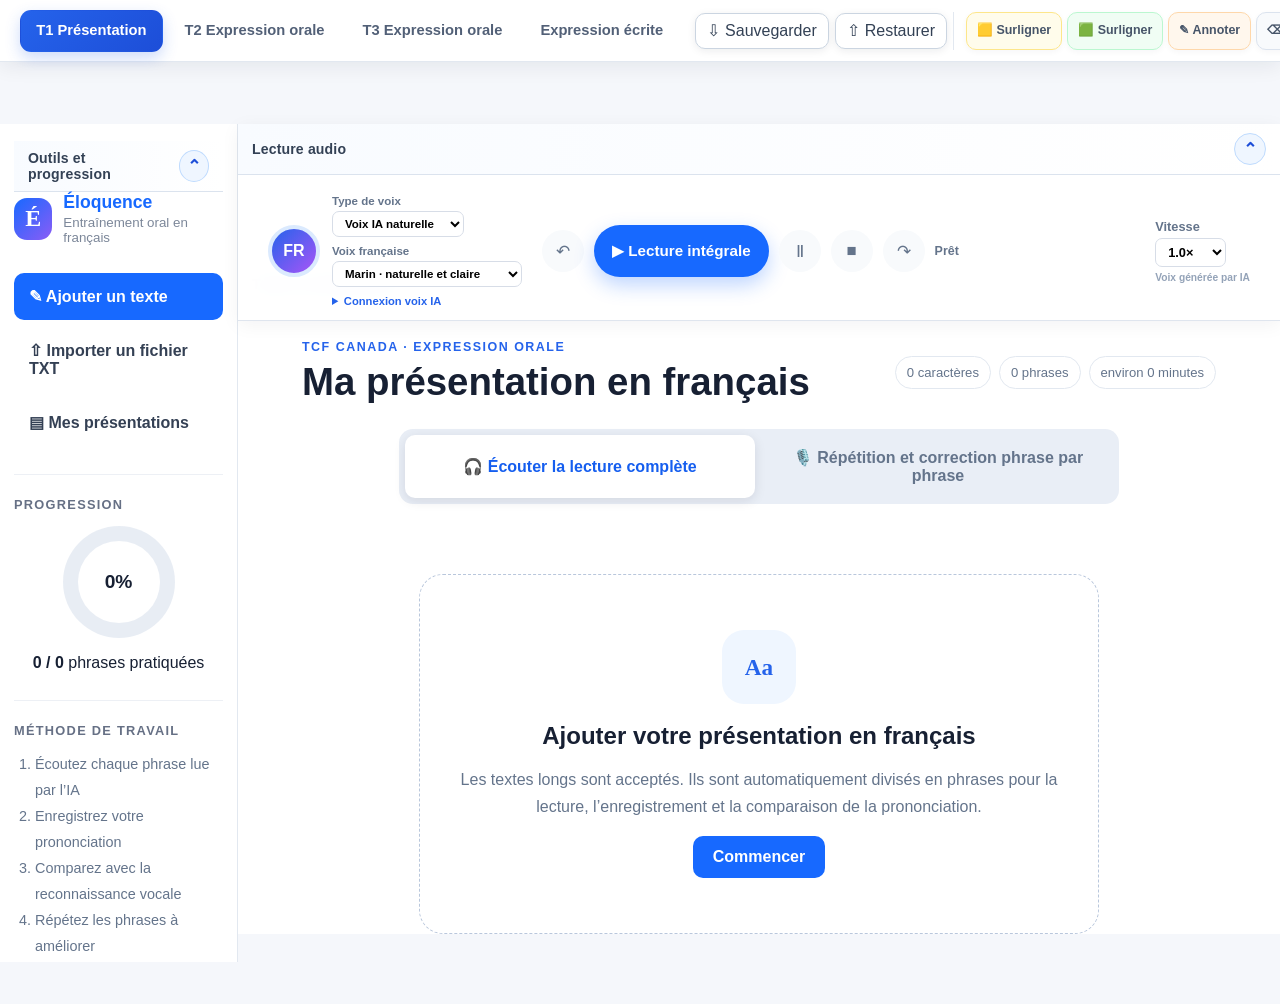
<file: t1.html>
<!DOCTYPE html>
<html lang="fr">
<head>
  <meta charset="UTF-8" />
  <meta name="viewport" content="width=device-width, initial-scale=1.0" />
  <meta http-equiv="Cache-Control" content="no-cache, no-store, must-revalidate" />
  <meta http-equiv="Pragma" content="no-cache" />
  <meta http-equiv="Expires" content="0" />
  <title>TCF Tâche 1 · Présentation</title>
  <link rel="stylesheet" href="t1.css?v=20260712.6" />
  <link rel="stylesheet" href="site-nav.css?v=20260712.6" />
  <link rel="stylesheet" href="study-tools.css?v=20260712.6" />
</head>
<body>
  <nav class="site-switcher" aria-label="Navigation entre les exercices">
    <a class="active" href="t1.html?v=20260712.6">T1 自我介绍</a>
    <a href="t2.html?v=20260712.6">T2 口语</a>
    <a href="index.html?v=20260712.6">T3 口语</a>
    <a href="writing.html?v=20260712.6">写作练习</a>
  </nav>

  <div class="reader-app">
    <aside class="reader-sidebar">
      <div class="brand"><span>É</span><div><strong>Éloquence</strong><small>法语口语训练</small></div></div>
      <button class="side-action primary" id="newTextBtn" type="button">✎ 添加文本</button>
      <label class="side-action file-action">⇧ 上传 TXT<input id="fileInput" type="file" accept=".txt,text/plain" /></label>
      <button class="side-action" id="libraryBtn" type="button">▤ 我的自我介绍</button>

      <div class="side-section">
        <h2>练习进度</h2>
        <div class="progress-ring" id="progressRing"><span id="progressValue">0%</span></div>
        <p><strong id="sentenceProgress">0 / 0</strong> 句已练习</p>
      </div>

      <div class="side-section tips">
        <h2>练习方法</h2>
        <ol>
          <li>先听 AI 逐句朗读</li>
          <li>录下自己的发音</li>
          <li>使用识别功能比较</li>
          <li>反复练习低分句子</li>
        </ol>
      </div>
    </aside>

    <main class="reader-main">
      <header class="player-bar">
        <div class="voice-control">
          <div class="voice-avatar">FR</div>
          <div class="voice-settings">
            <label>Type de voix<select id="voiceModeSelect"><option value="ai">Voix IA naturelle</option><option value="system">Voix de l’appareil</option></select></label>
            <label>Voix française<select id="voiceSelect"></select></label>
            <details class="voice-api-settings"><summary>Connexion voix IA</summary><label>Adresse du service<input id="ttsEndpoint" type="url" placeholder="https://votre-service.vercel.app/api/tts" /></label><small>La clé API reste uniquement sur le serveur.</small></details>
          </div>
        </div>
        <div class="play-controls">
          <button id="previousBtn" type="button" aria-label="上一句">↶</button>
          <button class="main-play" id="playAllBtn" type="button" aria-label="从头播放全文">▶ 全文朗读</button>
          <button id="pauseBtn" type="button" aria-label="暂停或继续">Ⅱ</button>
          <button id="stopBtn" type="button" aria-label="停止">■</button>
          <button id="nextBtn" type="button" aria-label="下一句">↷</button>
          <span class="playback-status" id="playbackStatus">准备就绪</span>
        </div>
        <label class="rate-control">语速
          <select id="rateSelect">
            <option value="0.65">0.65×</option><option value="0.75">0.75×</option>
            <option value="0.85">0.85×</option><option value="1" selected>1.0×</option>
            <option value="1.1">1.1×</option><option value="1.25">1.25×</option>
          </select>
          <small class="ai-disclosure">Voix générée par IA</small>
        </label>
      </header>

      <section class="document-head">
        <div><p>TCF CANADA · EXPRESSION ORALE</p><h1>我的法语自我介绍</h1></div>
        <div class="document-stats"><span id="characterCount">0 字符</span><span id="sentenceCount">0 句</span><span id="estimatedTime">约 0 分钟</span></div>
      </section>

      <div class="practice-mode-tabs" id="practiceModeTabs">
        <button class="is-active" type="button" data-mode="listen">🎧 整体听 AI 朗读</button>
        <button type="button" data-mode="repeat">🎙️ 逐句跟读与纠音</button>
      </div>

      <section class="empty-state" id="emptyState">
        <div class="empty-icon">Aa</div>
        <h2>添加你的法语自我介绍</h2>
        <p>Les textes longs sont acceptés. Ils sont automatiquement divisés en phrases pour la lecture, l’enregistrement et la comparaison de la prononciation.</p>
        <button id="emptyAddBtn" type="button">开始添加文本</button>
      </section>

      <section class="continuous-reader" id="continuousReader" hidden>
        <div class="continuous-guide"><span>AI 朗读时，当前句会自动高亮并跟随滚动</span><button id="continuousPlayBtn" type="button">▶ 从头朗读全文</button></div>
        <div class="continuous-text" id="continuousText" lang="fr"></div>
      </section>

      <section class="sentence-list" id="sentenceList" hidden></section>
    </main>
  </div>

  <dialog id="textDialog">
    <form method="dialog" class="text-dialog-card">
      <div class="dialog-heading"><div><small>MON INTRODUCTION</small><h2>录入自我介绍</h2></div><button value="cancel" aria-label="关闭">×</button></div>
      <label for="introTitle">标题</label>
      <input id="introTitle" type="text" value="我的法语自我介绍" />
      <label for="introEditor">法语正文</label>
      <textarea id="introEditor" lang="fr" spellcheck="true" placeholder="Bonjour, je m'appelle…"></textarea>
      <div class="dialog-footer"><span id="dialogCount">0 字符</span><button class="save-text" id="saveTextBtn" value="default" type="button">保存并生成逐句练习</button></div>
    </form>
  </dialog>

  <template id="sentenceTemplate">
    <article class="sentence-card">
      <div class="sentence-number"></div>
      <div class="sentence-content">
        <p class="sentence-text" lang="fr"></p>
        <div class="sentence-actions">
          <button class="speak-button" type="button">▶ AI 朗读</button>
          <button class="record-button" type="button">● 开始录音</button>
          <button class="replay-button" type="button" disabled>♫ 回放录音</button>
          <button class="compare-button" type="button">◎ 发音识别</button>
        </div>
        <div class="comparison" hidden></div>
      </div>
      <div class="sentence-score">未练习</div>
    </article>
  </template>
  <script src="t1.js?v=20260712.6"></script>
  <script src="data-sync.js?v=20260712.6"></script>
  <script src="study-tools.js?v=20260712.6"></script>
  <script src="french-only.js?v=20260712.6"></script>
  <script src="module-collapse.js?v=20260712.6"></script>
</body>
</html>
</file>
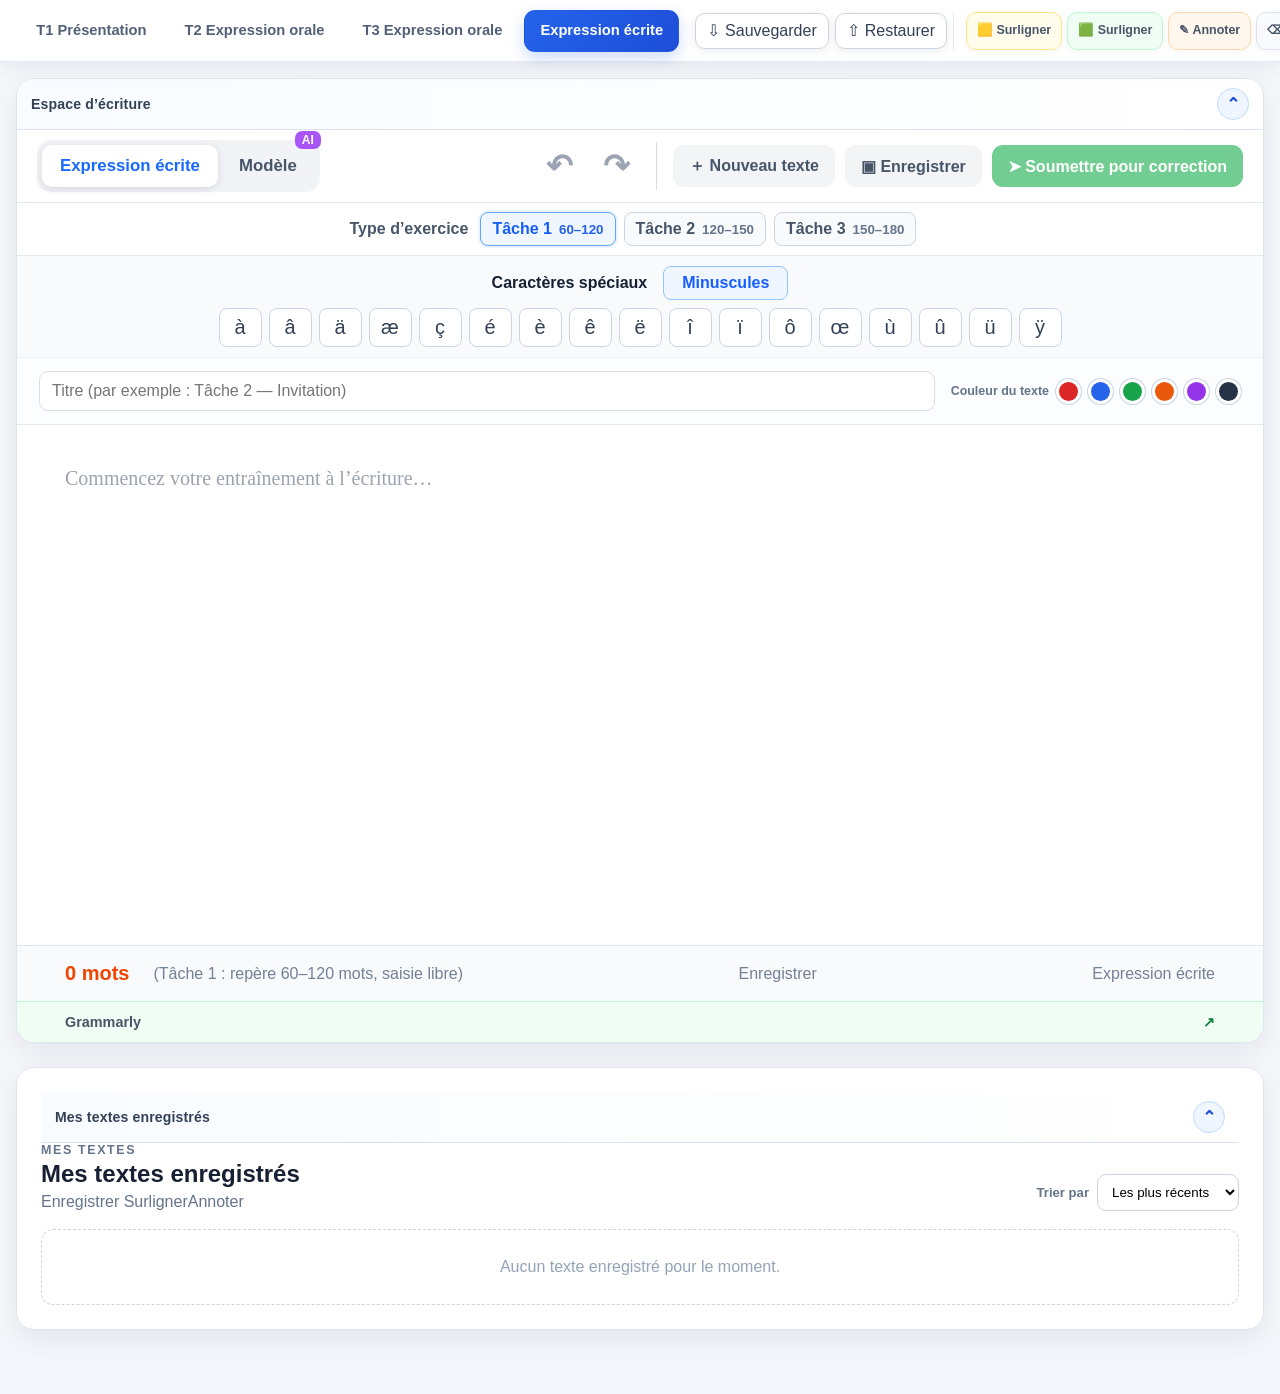
<file: writing.html>
<!DOCTYPE html>
<html lang="fr">
<head>
  <meta charset="UTF-8" />
  <meta name="viewport" content="width=device-width, initial-scale=1.0" />
  <meta http-equiv="Cache-Control" content="no-cache, no-store, must-revalidate" />
  <meta http-equiv="Pragma" content="no-cache" />
  <meta http-equiv="Expires" content="0" />
  <title>TCF 法语写作练习</title>
  <link rel="stylesheet" href="writing.css?v=20260712.6" />
  <link rel="stylesheet" href="site-nav.css?v=20260712.6" />
  <link rel="stylesheet" href="study-tools.css?v=20260712.6" />
</head>
<body>
  <nav class="site-switcher" aria-label="学习页面切换">
    <a href="t1.html?v=20260712.6">T1 自我介绍</a>
    <a href="t2.html?v=20260712.6">T2 口语</a>
    <a href="index.html?v=20260712.6">T3 口语</a>
    <a class="active" href="writing.html?v=20260712.6">写作练习</a>
  </nav>
  <main class="writing-app">
    <section class="editor-card">
      <div class="toolbar">
        <div class="tabs" role="tablist" aria-label="写作功能">
          <button class="tab is-active" id="practiceTab" type="button" role="tab" aria-selected="true">写作练习</button>
          <button class="tab" id="templateTab" type="button" role="tab" aria-selected="false">范文模板 <span>AI</span></button>
        </div>
        <div class="toolbar-actions">
          <button class="icon-button" id="undoBtn" type="button" title="撤销" aria-label="撤销">↶</button>
          <button class="icon-button" id="redoBtn" type="button" title="重做" aria-label="重做">↷</button>
          <span class="divider"></span>
          <button class="secondary-button" id="newWritingBtn" type="button">＋ 新建文章</button>
          <button class="secondary-button" id="saveBtn" type="button">▣ 保存</button>
          <button class="submit-button" id="submitBtn" type="button">➤ 提交批改</button>
        </div>
      </div>

      <div class="task-selector" aria-label="选择写作任务">
        <span>练习题型</span>
        <button class="task-button is-active" type="button" data-task="1" data-min="60" data-max="120">Tâche 1 <small>60–120 词</small></button>
        <button class="task-button" type="button" data-task="2" data-min="120" data-max="150">Tâche 2 <small>120–150 词</small></button>
        <button class="task-button" type="button" data-task="3" data-min="150" data-max="180">Tâche 3 <small>150–180 词</small></button>
        <em>仅作参考，不限制输入或提交</em>
      </div>

      <div class="character-toolbar">
        <div class="character-heading">
          <strong>特殊字符</strong>
          <button id="caseToggle" type="button">小写</button>
        </div>
        <div class="characters" id="characterButtons" aria-label="法语特殊字符"></div>
      </div>

      <div class="panel is-active" id="practicePanel" role="tabpanel">
        <div class="writing-document-tools">
          <input id="writingTitle" type="text" placeholder="Titre (par exemple : Tâche 2 — Invitation)" />
          <div class="text-color-tools" aria-label="字体颜色"><span>字体颜色</span><button type="button" data-color="#dc2626" title="红色" style="--color:#dc2626"></button><button type="button" data-color="#2563eb" title="蓝色" style="--color:#2563eb"></button><button type="button" data-color="#16a34a" title="绿色" style="--color:#16a34a"></button><button type="button" data-color="#ea580c" title="橙色" style="--color:#ea580c"></button><button type="button" data-color="#9333ea" title="紫色" style="--color:#9333ea"></button><button type="button" data-color="#263246" title="黑色" style="--color:#263246"></button></div>
        </div>
        <label class="sr-only" for="writingEditor">法语写作内容</label>
        <div id="writingEditor" class="writing-rich-editor" contenteditable="true" spellcheck="true" lang="fr" data-gramm="true" data-gramm_editor="true" data-placeholder="Commencez votre entraînement à l’écriture…"></div>
      </div>

      <div class="panel template-panel" id="templatePanel" role="tabpanel" hidden>
        <label class="template-content-label" for="templateEditor">录入需要对照的完整模板</label>
        <textarea id="templateEditor" lang="fr" placeholder="Collez ou saisissez votre modèle en français ici…"></textarea>
        <p class="template-tip">系统会比较固定模板句是否出现，不要求你的主题词和例子与模板完全相同。</p>
      </div>

      <footer class="status-bar">
        <strong id="wordCount">0 词</strong>
        <span id="wordRequirement">（参考：60–120 词）</span>
        <span id="saveStatus">草稿会自动保存</span>
        <span>写作练习，模拟考试场景</span>
      </footer>
      <div class="grammar-tools-note">
        <span><strong>Grammarly 兼容：</strong>安装并启用浏览器扩展后，会直接在写作框中显示检查建议；提交后仍可查看本页的法语语法建议。</span>
        <a href="https://support.grammarly.com/hc/en-us/articles/115000091552-How-to-install-the-Grammarly-browser-extension" target="_blank" rel="noopener noreferrer">安装说明 ↗</a>
      </div>
    </section>

    <section class="writing-library" id="writingLibrarySection">
      <div class="writing-library-heading"><div><p class="eyebrow">MES TEXTES</p><h2>我的写作练习库</h2><p>保存后可随时载入，继续修改、高亮和批注。</p></div><label>排列方式<select id="writingSort"><option value="newest">最新练习</option><option value="oldest">最早练习</option><option value="task">按 Tâche</option><option value="title">按标题</option></select></label></div>
      <div id="savedWritingList" class="saved-writing-list"></div>
    </section>

    <section class="results" id="resultsPanel" hidden>
      <div class="result-heading">
        <div>
          <p class="eyebrow">RÉSULTATS</p>
          <h2>写作检查结果</h2>
        </div>
        <div class="score" id="overallScore">—</div>
      </div>
      <div class="result-grid">
        <article class="result-card">
          <h3>模板一致性</h3>
          <div id="templateResult"></div>
        </article>
        <article class="result-card">
          <h3>语法与书写建议</h3>
          <div id="grammarResult"></div>
        </article>
      </div>
    </section>
  </main>
  <script src="writing.js?v=20260712.6"></script>
  <script src="data-sync.js?v=20260712.6"></script>
  <script src="study-tools.js?v=20260712.6"></script>
  <script src="french-only.js?v=20260712.6"></script>
  <script src="module-collapse.js?v=20260712.6"></script>
</body>
</html>
</file>
<file: styles.css>
:root {
  color-scheme: light;
  font-family: Inter, -apple-system, BlinkMacSystemFont, "Segoe UI", sans-serif;
  background: #f5f5f7;
  color: #1f2937;
}

* {
  box-sizing: border-box;
}

body {
  margin: 0;
  line-height: 1.7;
}

.site-switcher {
  position: sticky;
  top: 0;
  z-index: 1000;
  display: flex;
  justify-content: center;
  gap: 8px;
  padding: 10px 16px;
  background: rgba(15, 23, 42, 0.96);
  box-shadow: 0 5px 18px rgba(15, 23, 42, 0.18);
}

.site-switcher a {
  padding: 9px 16px;
  color: #cbd5e1;
  border-radius: 9px;
  font-weight: 750;
  text-decoration: none;
}

.site-switcher a:hover,
.site-switcher a:focus-visible {
  color: #ffffff;
  background: #334155;
}

.site-switcher a.active {
  color: #ffffff;
  background: #2563eb;
}

.hero {
  background: linear-gradient(135deg, #3b82f6 0%, #2563eb 100%);
  color: #ffffff;
  padding: 40px 20px;
  text-align: center;
}

.hero__inner {
  max-width: 1000px;
  margin: 0 auto;
}

.hero h1 {
  margin: 0 0 12px;
  font-size: clamp(2.1rem, 3vw, 3rem);
}

.hero p {
  margin: 0;
  font-size: 1.05rem;
  opacity: 0.92;
}

.share-card {
  max-width: 1200px;
  margin: 0 auto;
  padding: 18px 24px;
}

.share-card__inner {
  display: flex;
  flex-wrap: wrap;
  justify-content: space-between;
  gap: 16px;
  align-items: center;
  background: #eff6ff;
  border: 1px solid #bfdbfe;
  border-radius: 22px;
  padding: 24px;
}

.share-card__inner h2 {
  margin: 0;
  font-size: 1.3rem;
}

.share-card__inner p {
  margin: 0.5rem 0 0;
  color: #334155;
  max-width: 76ch;
}

.share-card__actions {
  display: flex;
  flex-wrap: wrap;
  gap: 12px;
}

.share-card__actions button {
  border: none;
  border-radius: 999px;
  padding: 12px 18px;
  background: #2563eb;
  color: white;
  font-weight: 700;
  cursor: pointer;
  transition: transform 0.15s ease, background 0.15s ease;
}

.share-card__actions .writing-practice-link {
  display: inline-flex;
  align-items: center;
  border-radius: 999px;
  padding: 12px 18px;
  color: #ffffff;
  background: #16a34a;
  font-weight: 800;
  text-decoration: none;
}

.share-card__actions .writing-practice-link:hover,
.share-card__actions .writing-practice-link:focus-visible {
  background: #15803d;
}

.share-card__actions button:hover,
.share-card__actions button:focus-visible {
  background: #1d4ed8;
  transform: translateY(-1px);
}

.layout {
  display: grid;
  grid-template-columns: 240px 1fr;
  gap: 1rem;
  max-width: 1400px;
  margin: 0 auto;
  padding: 24px;
}

.sidebar {
  position: sticky;
  top: 82px;
  align-self: start;
  background: #ffffff;
  border: 1px solid #e5e7eb;
  border-radius: 18px;
  padding: 24px;
  height: fit-content;
}

.sidebar h2 {
  margin-top: 0;
  font-size: 1.1rem;
}

.sidebar ul {
  list-style: none;
  padding: 0;
  margin: 1rem 0 0;
  counter-reset: section-counter;
}

.sidebar li {
  margin-bottom: 0.75rem;
  counter-increment: section-counter;
}

.sidebar li::before {
  content: counter(section-counter) ". ";
  font-weight: 700;
  color: #2563eb;
  text-decoration: none;
  transition: color 0.2s ease;
}

.sidebar a:hover,
.sidebar a:focus-visible {
  color: #2563eb;
}

  .sidebar li.active a {
    color: #1d4ed8;
    font-weight: 700;
  }

  .comments-panel {
    display: none;
  }

  .comments-panel h3 {
    margin: 0 0 10px;
    font-size: 1rem;
  }

  .comment-item {
    width: 100%;
    min-width: 80px;
    min-height: 48px;
    max-width: 100%;
    max-height: 70vh;
    background: #ffffff;
    border: 1px solid #d1d5db;
    border-radius: 14px;
    padding: 12px;
    margin-bottom: 10px;
    cursor: pointer;
    resize: both;
    overflow: auto;
    transition: border-color 0.15s ease, box-shadow 0.15s ease;
  }

  #annotationConnectorLayer {
    position: absolute;
    inset: 0;
    width: 100%;
    height: 100%;
    min-height: 100vh;
    overflow: visible;
    pointer-events: none;
    z-index: 40;
  }

  .annotation-connector {
    fill: none;
    stroke: #f59e0b;
    stroke-width: 2.5;
    stroke-linecap: round;
    filter: drop-shadow(0 1px 1px rgba(120, 53, 15, 0.18));
  }

  .floating-comment {
    position: absolute;
    z-index: 45;
    width: 240px;
    max-width: min(760px, calc(100vw - 8px));
    min-width: 80px;
    min-height: 48px;
    max-height: 92vh;
    margin: 0;
    background: #fffbea;
    border: 2px solid #f59e0b;
    box-shadow: 0 12px 28px rgba(120, 53, 15, 0.18);
    padding-bottom: 22px;
  }

  .floating-comment .comment-badge {
    min-height: 100%;
    cursor: grab;
    user-select: none;
    touch-action: none;
  }

  .floating-comment.is-dragging,
  .floating-comment.is-dragging .comment-badge {
    cursor: grabbing;
  }

  .comment-resize-handle {
    position: absolute;
    right: 3px;
    bottom: 3px;
    width: 24px;
    height: 24px;
    padding: 0;
    border: 0;
    background: transparent;
    cursor: nwse-resize;
    touch-action: none;
  }

  .comment-resize-handle::before {
    content: "";
    position: absolute;
    right: 3px;
    bottom: 3px;
    width: 13px;
    height: 13px;
    border-right: 3px solid #d97706;
    border-bottom: 3px solid #d97706;
    border-radius: 0 0 3px 0;
  }

  .comment-resize-handle::after {
    content: "";
    position: absolute;
    right: 8px;
    bottom: 8px;
    width: 6px;
    height: 6px;
    border-right: 2px solid #f59e0b;
    border-bottom: 2px solid #f59e0b;
  }

  .comment-item:hover,
  .comment-item:focus-within {
    border-color: #60a5fa;
    box-shadow: 0 8px 20px rgba(37, 99, 235, 0.12);
  }

  .comment-item strong {
    display: block;
    margin-bottom: 6px;
  }

  .comment-badge {
    color: #475569;
    line-height: 1.5;
    overflow-wrap: anywhere;
    transition: font-size 0.1s ease;
  }

  .annotation.highlight,
  .annotation.highlight-yellow {
    background: #fff176;
    box-shadow: inset 0 -2px 0 #f59e0b;
    border-radius: 4px;
    padding: 0 2px;
  }

  .annotation.highlight-green {
    background: #bbf7d0;
    box-shadow: inset 0 -2px 0 #16a34a;
    border-radius: 4px;
    padding: 0 2px;
  }

  .annotation.note {
    background: rgba(251, 191, 36, 0.18);
    border-radius: 4px;
    padding: 0 2px;
    cursor: pointer;
  }

  .annotation.note::after {
    content: " 📝";
    font-size: 0.95rem;
  }

  .annotation.note:hover {
    outline: 1px dashed #f59e0b;
  }

.section {
  background: #ffffff;
  border: 1px solid #e5e7eb;
  border-radius: 24px;
  padding: 28px;
  margin-bottom: 24px;
}

.template-block,
.example-block {
  background: #f8fbff;
  border: 1px solid #dbeafe;
  border-radius: 20px;
  padding: 22px;
  margin-top: 18px;
  color: #2563eb;
}

.template-block .fill-blue,
.example-block .fill-blue {
  color: #111827 !important;
}

.template-block p,
.example-block p {
  margin: 1rem 0;
}

.template-block h3,
.example-block h3 {
  margin-top: 24px;
}

.template-text,
.template-text * {
  color: #2563eb !important;
}

.section p {
  margin: 1rem 0;
  color: #111827;
}

.section p.template-text {
  color: #2563eb !important;
}

.section h2 {
  margin-top: 0;
  font-size: 1.8rem;
}

.subsection {
  background: #f9fafb;
  border: 1px solid #e5e7eb;
  border-radius: 16px;
  padding: 16px;
  margin: 18px 0;
}

.subsection h3 {
  margin-top: 0;
}

strong {
  color: #111827;
}

.fill-blue {
  color: #2563eb;
}

@media (max-width: 1024px) {
  .layout {
    grid-template-columns: 1fr;
    padding: 16px;
  }

  .sidebar {
    position: static;
    top: auto;
    max-height: none;
    overflow: visible;
  }
}

@media (prefers-color-scheme: dark) {
  :root {
    background: #0f172a;
    color: #e2e8f0;
  }

  body {
    background: #0f172a;
  }

  .hero {
    background: linear-gradient(135deg, #2563eb 0%, #1d4ed8 100%);
  }

  .sidebar,
  .section,
  .subsection {
    background: #0f172a;
    border-color: #1e293b;
  }

  .sidebar a {
    color: #93c5fd;
  }

  .sidebar a:hover,
  .sidebar a:focus-visible {
    color: #bfdbfe;
  }
}

/* Template/non-template coloring */
.section:not(#modele):not(#exemples-universels) p {
  color: #111827;
}

.section .template-text,
.template-fragment {
  color: #2563eb !important;
  font-weight: 650;
}

/* Module navigation */
.sidebar li.nav-module {
  margin-top: 1rem;
  padding-top: 0.75rem;
  border-top: 1px solid #e5e7eb;
}

.sidebar li.nav-module::before {
  color: #1d4ed8;
}

.sidebar li.nav-module a {
  color: #1d4ed8;
  font-weight: 800;
}

.module-intro {
  background: #eff6ff;
  border-color: #bfdbfe;
}

.module-intro h2 {
  color: #1d4ed8;
  margin: 0;
}

/* T3 oral nested question numbering */
.sidebar > ul {
  counter-reset: section-counter;
}

.sidebar > ul > li {
  counter-increment: section-counter;
}

.sidebar > ul > li::before {
  content: counter(section-counter) ". ";
}

.sidebar .t3-question-list {
  counter-reset: t3-question-counter;
  margin: 0.75rem 0 0 0.5rem;
  padding-left: 0.9rem;
  border-left: 2px solid #dbeafe;
}

.sidebar .t3-question-list li {
  counter-increment: t3-question-counter;
  margin: 0.45rem 0;
}

.sidebar .t3-question-list li::before {
  content: counter(t3-question-counter) ". ";
  color: #2563eb;
  font-weight: 700;
}

.sidebar .t3-question-list a {
  font-size: 0.92rem;
  color: #334155;
}

.sidebar .t3-question-list li.active a {
  color: #1d4ed8;
  font-weight: 800;
}

.t3-question h2 {
  color: #111827;
}



/* Partial template text coloring */
.section:not(#modele):not(#exemples-universels) p.template-text {
  color: #111827 !important;
}

.section:not(#modele):not(#exemples-universels) p.template-text .template-fragment,
.section:not(#modele):not(#exemples-universels) p .template-fragment {
  color: #2563eb !important;
  font-weight: 650;
}


/* Strong active navigation tracking */
.sidebar li.active > a {
  display: inline-flex;
  align-items: center;
  width: 100%;
  color: #ffffff !important;
  background: #2563eb;
  border-radius: 10px;
  padding: 6px 10px;
  font-weight: 850;
  box-shadow: 0 8px 18px rgba(37, 99, 235, 0.18);
}

.sidebar li.active::before {
  color: #2563eb;
}

.sidebar .t3-question-list li.active > a {
  color: #ffffff !important;
  background: #2563eb;
}

.sidebar .t3-question-list li.active::before {
  color: #1d4ed8;
}

.sidebar .t3-category-list {
  counter-reset: none;
  margin-left: 0;
  padding-left: 0.65rem;
}

.sidebar .t3-category-list > .nav-category {
  counter-increment: none;
  margin: 0.75rem 0;
  position: relative;
  padding-right: 26px;
}

.sidebar .t3-category-list > .nav-category::before {
  content: none;
}

.sidebar .t3-category-list > .nav-category > a {
  display: block;
  color: #1e3a8a;
  font-size: 0.9rem;
  font-weight: 850;
  line-height: 1.35;
}

.sidebar .t3-category-list .nav-category > ul {
  counter-reset: category-question-counter;
  margin: 0.35rem 0 0 0.35rem;
  padding-left: 0.75rem;
  border-left: 1px solid #bfdbfe;
}

.sidebar .t3-category-list .nav-category > ul > li {
  counter-increment: category-question-counter;
  margin: 0.35rem 0;
}

.sidebar .t3-category-list .nav-category > ul > li::before {
  content: counter(category-question-counter) ". ";
  font-size: 0.82rem;
}

.sidebar .t3-category-list .nav-category > ul a {
  color: #475569;
  font-size: 0.82rem;
  font-weight: 550;
  line-height: 1.35;
}

.nav-category-toggle {
  position: absolute;
  top: -2px;
  right: 0;
  width: 24px;
  height: 24px;
  padding: 0;
  border: 1px solid #bfdbfe;
  border-radius: 999px;
  background: #eff6ff;
  color: #1d4ed8;
  font-weight: 900;
  cursor: pointer;
}

.nav-category-toggle:hover,
.nav-category-toggle:focus-visible {
  color: #fff;
  background: #2563eb;
}

.nav-category.is-category-collapsed > ul {
  display: none;
}

.t3-category {
  scroll-margin-top: 20px;
  margin: 26px 0 34px;
  padding: 20px;
  background: #f8fafc;
  border: 1px solid #cbd5e1;
  border-radius: 18px;
}

.t3-category__details > summary {
  position: relative;
  padding-right: 34px;
  cursor: pointer;
  list-style: none;
}

.t3-category__details > summary::-webkit-details-marker {
  display: none;
}

.t3-category__details > summary::after {
  content: "⌄";
  position: absolute;
  top: 50%;
  right: 4px;
  transform: translateY(-50%);
  color: #1d4ed8;
  font-size: 1.2rem;
  font-weight: 900;
}

.t3-category__details:not([open]) > summary::after {
  content: "›";
}

.t3-category__details > summary h3 {
  margin: 0 0 16px;
  color: #1e3a8a;
  font-size: 1.25rem;
}

.t3-category__details:not([open]) > summary h3 {
  margin-bottom: 0;
}

.t3-category__details > summary h3 span {
  margin-left: 0.5rem;
  color: #64748b;
  font-size: 0.92rem;
  font-weight: 650;
}

.t3-category .t3-question {
  margin-bottom: 14px;
  padding: 0;
  background: transparent;
  border: 0;
}

.t3-category .t3-question:last-child {
  margin-bottom: 0;
}

.t3-category__empty {
  margin: 0 !important;
  padding: 14px 16px;
  color: #64748b !important;
  background: #fff;
  border: 1px dashed #cbd5e1;
  border-radius: 12px;
}

.sidebar li.nav-module.active > a {
  background: #1d4ed8;
  color: #ffffff !important;
}


/* Scrollable sidebar navigation */
.sidebar {
  max-height: calc(100vh - 102px);
  overflow-y: auto;
  scrollbar-width: thin;
  scrollbar-color: #93c5fd #eff6ff;
}

.sidebar::-webkit-scrollbar {
  width: 8px;
}

.sidebar::-webkit-scrollbar-track {
  background: #eff6ff;
  border-radius: 999px;
}

.sidebar::-webkit-scrollbar-thumb {
  background: #93c5fd;
  border-radius: 999px;
}

.sidebar::-webkit-scrollbar-thumb:hover {
  background: #2563eb;
}


/* Collapsible logique corpus */
.collapsible-section > details > summary {
  cursor: pointer;
  list-style: none;
}

.collapsible-section > details > summary::-webkit-details-marker,
.logic-details > summary::-webkit-details-marker {
  display: none;
}

.collapsible-section > details > summary h2 {
  display: inline;
}

.logic-details {
  margin: 14px 0;
  border: 1px solid #dbeafe;
  border-radius: 12px;
  background: #ffffff;
  overflow: hidden;
}

.logic-details > summary {
  cursor: pointer;
  padding: 12px 16px;
  color: #1d4ed8;
  background: #eff6ff;
  font-weight: 850;
}

.logic-details[open] > summary {
  border-bottom: 1px solid #dbeafe;
}

.logic-details p,
.logic-details h4,
.logic-details ul {
  margin-left: 16px;
  margin-right: 16px;
}

.logic-details h4 {
  margin-top: 16px;
  color: #111827;
}

.logic-chain-list {
  padding-left: 22px;
}

.logic-chain-list li {
  margin: 0.25rem 0;
}

.logic-star,
.logic-label,
.logic-source {
  font-weight: 800;
  color: #1d4ed8;
}

.logic-source {
  border-top: 1px dashed #bfdbfe;
  padding-top: 12px;
}


/* All module collapsible controls */
.collapsible-section > details > summary {
  position: relative;
  display: flex;
  align-items: center;
  gap: 10px;
  padding-right: 36px;
}

.collapsible-section > details > summary::after {
  content: "⌄";
  position: absolute;
  right: 8px;
  top: 50%;
  transform: translateY(-50%);
  color: #1d4ed8;
  font-size: 1.2rem;
  font-weight: 900;
}

.collapsible-section > details:not([open]) > summary::after {
  content: "›";
}

.collapsible-section > details:not([open]) > summary {
  margin-bottom: 0;
}

.module-child-sections {
  margin-top: 18px;
}

.module-child-sections > .section {
  margin-left: 0;
  margin-right: 0;
}


/* Original logique line preservation */
.logic-original-line {
  margin-top: 0.35rem;
  margin-bottom: 0.35rem;
  white-space: pre-wrap;
}

.logic-spaced-line {
  margin-top: 1rem;
}

.logic-arrow-line {
  padding-left: 1rem;
}

.logic-step-line {
  margin-top: 1rem;
  font-weight: 800;
  color: #111827;
}


/* Collapsible sidebar */
.layout {
  transition: grid-template-columns 0.2s ease;
}

.sidebar {
  transition: width 0.2s ease, padding 0.2s ease, border-color 0.2s ease;
}

.sidebar-toggle {
  position: absolute;
  top: 12px;
  right: 12px;
  width: 32px;
  height: 32px;
  border: 1px solid #bfdbfe;
  border-radius: 999px;
  background: #eff6ff;
  color: #1d4ed8;
  font-size: 1.4rem;
  font-weight: 900;
  line-height: 1;
  cursor: pointer;
  z-index: 2;
}

.sidebar-toggle:hover,
.sidebar-toggle:focus-visible {
  background: #2563eb;
  color: #ffffff;
}

.sidebar.is-collapsed {
  width: 56px;
  min-height: 64px;
  padding: 12px;
  overflow: visible;
}

.sidebar.is-collapsed h2,
.sidebar.is-collapsed .annotation-controls,
.sidebar.is-collapsed > ul,
.sidebar.is-collapsed .comments-panel {
  display: none;
}

.sidebar.is-collapsed .sidebar-toggle {
  position: static;
  display: flex;
  align-items: center;
  justify-content: center;
}

.layout:has(.sidebar.is-collapsed) {
  grid-template-columns: 56px 1fr;
}

@supports not selector(:has(*)) {
  .sidebar.is-collapsed {
    margin-right: -224px;
  }
}

@media (max-width: 1024px) {
  .sidebar {
    max-height: 52vh;
    overflow-y: auto;
    overscroll-behavior: contain;
  }

  .sidebar .t3-category-list .nav-category > ul a {
    text-wrap: pretty;
  }
}


/* T3 navigation subgroup collapse */
.nav-module--t3 {
  position: relative;
}

.nav-subtoggle {
  position: absolute;
  top: 0;
  right: 0;
  width: 28px;
  height: 28px;
  border: 1px solid #bfdbfe;
  border-radius: 999px;
  background: #eff6ff;
  color: #1d4ed8;
  font-weight: 900;
  cursor: pointer;
}

.nav-subtoggle:hover,
.nav-subtoggle:focus-visible {
  background: #2563eb;
  color: #ffffff;
}

.nav-module--t3 > a {
  padding-right: 34px;
}

.nav-module--t3.is-subcollapsed .t3-question-list {
  display: none;
}


/* T3 oral cards like logique */
.t3-details {
  margin: 14px 0;
  border: 1px solid #dbeafe;
  border-radius: 12px;
  background: #ffffff;
  overflow: hidden;
}

.t3-details > summary {
  cursor: pointer;
  padding: 12px 16px;
  color: #1d4ed8;
  background: #eff6ff;
  font-weight: 850;
  list-style: none;
}

.t3-details > summary::-webkit-details-marker {
  display: none;
}

.t3-details[open] > summary {
  border-bottom: 1px solid #dbeafe;
}

.t3-details > p {
  margin-left: 16px;
  margin-right: 16px;
}

.t3-details > summary::after {
  content: "⌄";
  float: right;
  color: #1d4ed8;
  font-weight: 900;
}

.t3-details:not([open]) > summary::after {
  content: "›";
}

/* Editable T3 file library */
.t3-import-panel { border: 1px solid #bfdbfe; background: linear-gradient(135deg,#f8fbff,#ffffff); }
.t3-import-help { color:#64748b; }
.t3-import-actions { display:flex; flex-wrap:wrap; align-items:center; gap:9px; margin:14px 0 18px; }
.t3-import-actions button,.t3-file-button { padding:9px 13px; color:#1d4ed8; background:#eff6ff; border:1px solid #bfdbfe; border-radius:9px; font:inherit; font-size:.84rem; font-weight:800; cursor:pointer; }
.t3-file-button input { position:absolute; width:1px; height:1px; opacity:0; pointer-events:none; }
#t3ImportCount { margin-left:auto; color:#475569; font-size:.82rem; font-weight:800; }
.t3-imported-questions { display:grid; gap:14px; }
.t3-imported-card { overflow:hidden; border:1px solid #dbeafe; border-radius:12px; background:#fff; box-shadow:0 5px 16px rgba(30,64,175,.06); }
.t3-card-head { display:flex; align-items:center; gap:10px; padding:10px 12px; background:#eff6ff; }
.t3-card-head strong { flex:1; outline:none; }
.t3-card-head button { color:#94a3b8; background:transparent; border:0; font-size:1.25rem; cursor:pointer; }
.t3-card-editor { min-height:110px; padding:14px; color:#334155; line-height:1.75; outline:none; white-space:pre-wrap; }
.t3-card-editor:focus,.t3-card-head strong:focus { box-shadow:inset 0 0 0 2px #93c5fd; }
.auto-template { color:#1261d8; font-weight:650; }
[contenteditable="true"] { caret-color:#2563eb; }
@media(max-width:700px){#t3ImportCount{width:100%;margin-left:0}.t3-import-actions>*{flex:1 1 auto}}

/* Questions added directly inside each T3 category */
.t3-category-addbar { display:flex; align-items:center; justify-content:space-between; gap:12px; padding:12px 16px; background:#f8fbff; border-bottom:1px solid #dbeafe; }
.t3-category-addbar button { padding:9px 13px; color:#1d4ed8; background:#eff6ff; border:1px solid #93c5fd; border-radius:9px; font-weight:850; }
.t3-category-addbar span { color:#64748b; font-size:.78rem; font-weight:750; }
.t3-question-composer { margin:14px; padding:16px; background:#f8fbff; border:1px solid #93c5fd; border-radius:12px; box-shadow:0 8px 20px rgba(37,99,235,.08); }
.t3-question-composer label { display:grid; gap:7px; margin-bottom:12px; color:#334155; font-weight:800; }
.t3-question-composer input,.t3-question-composer textarea { width:100%; padding:11px 12px; color:#1e293b; background:#fff; border:1px solid #cbd5e1; border-radius:9px; font:inherit; }
.t3-question-composer>div { display:flex; gap:9px; }.t3-question-composer button { padding:9px 13px; border:1px solid #bfdbfe; border-radius:8px; color:#1d4ed8; background:#eff6ff; font-weight:800; }
.t3-user-question { border-left:4px solid #60a5fa!important; }.t3-user-title { outline:none; }.t3-user-answer { padding:14px 16px; color:#111827; outline:none; }
.t3-user-answer p { color:#111827; }.t3-user-answer .template-fragment { color:#1261d8!important; font-weight:650; }
.question-variant { margin:10px 16px!important; padding:9px 12px; color:#475569!important; background:#f8fafc; border-left:4px solid #94a3b8; border-radius:7px; font-size:.86rem; }
.question-variant strong { color:#1d4ed8; }
.t3-user-card-actions { display:flex; gap:9px; padding:0 16px 14px; }.t3-user-card-actions button { padding:8px 12px; border:1px solid #bfdbfe; border-radius:8px; color:#1d4ed8; background:#eff6ff; font-weight:800; }.t3-user-card-actions .t3-user-delete { color:#b91c1c; background:#fff1f2; border-color:#fecaca; }
@media(max-width:700px){.t3-category-addbar{align-items:stretch;flex-direction:column}.t3-question-composer>div{flex-direction:column}}
</file>
<file: site-nav.css>
:root {
  --studio-blue: #2563eb;
  --studio-blue-dark: #1d4ed8;
  --studio-ink: #172033;
  --studio-muted: #64748b;
  --studio-line: #e2e8f0;
  --studio-paper: #f5f7fb;
  --studio-surface: #ffffff;
  --studio-radius: 16px;
  --studio-shadow: 0 10px 30px rgba(15, 23, 42, 0.07);
}

html { scroll-behavior: smooth; }
body { color: var(--studio-ink); background: var(--studio-paper); }

.site-switcher {
  position: sticky !important;
  top: 0 !important;
  z-index: 2000 !important;
  min-height: 62px;
  display: flex !important;
  align-items: center;
  justify-content: center !important;
  gap: 6px !important;
  padding: 9px max(16px, calc((100vw - 1380px) / 2)) !important;
  background: rgba(255, 255, 255, 0.96) !important;
  border-bottom: 1px solid var(--studio-line);
  box-shadow: 0 5px 20px rgba(15, 23, 42, 0.07) !important;
  backdrop-filter: blur(14px);
}

.site-switcher::before {
  content: "TCF Studio";
  margin-right: 14px;
  padding: 0 12px;
  color: var(--studio-blue);
  font-size: 1.03rem;
  font-weight: 900;
  letter-spacing: -0.02em;
  white-space: nowrap;
}

.site-switcher::after {
  content: "FR";
  margin-left: 6px;
  display: grid;
  place-items: center;
  width: 34px;
  height: 34px;
  color: #fff;
  background: linear-gradient(135deg, #2563eb, #7c3aed);
  border-radius: 50%;
  font-size: 0.72rem;
  font-weight: 900;
}

.top-study-actions {
  position: relative;
  display: flex;
  align-items: center;
  gap: 5px;
  margin-left: auto;
  padding-left: 12px;
  border-left: 1px solid #e2e8f0;
  white-space: nowrap;
}
.top-study-actions .study-tools__list { position:absolute; top:46px; right:0; z-index:2600; width:min(330px,calc(100vw - 24px)); max-height:320px; padding:8px; overflow:auto; white-space:normal; background:#fff; border:1px solid #cbd5e1; border-radius:12px; box-shadow:0 18px 45px rgba(15,23,42,.22); }
.top-study-actions .study-tools__list[hidden] { display:none; }
.study-highlight-note { position:relative; cursor:pointer; }
.study-highlight-note[data-study-note]::after { content:attr(data-study-note); display:none; position:absolute; left:0; bottom:calc(100% + 8px); z-index:2500; min-width:180px; max-width:360px; padding:9px 11px; color:#1e293b; background:#fff; border:1px solid #fdba74; border-radius:9px; box-shadow:0 12px 30px rgba(15,23,42,.2); font:500 .82rem/1.5 Inter,-apple-system,BlinkMacSystemFont,"Segoe UI",sans-serif; white-space:normal; }
.study-highlight-note[data-study-note]:hover::after,.study-highlight-note[data-study-note]:focus::after { display:block; }
.top-study-actions button {
  min-height: 38px;
  padding: 7px 10px;
  color: #475569;
  background: #f8fafc;
  border: 1px solid #dbe3ee;
  border-radius: 10px;
  font-size: .78rem;
  font-weight: 800;
  line-height: 1;
  box-shadow: 0 2px 6px rgba(15,23,42,.04);
  transition: transform .15s ease, border-color .15s ease, background .15s ease, box-shadow .15s ease;
}
.top-study-actions button:hover {
  color: #1d4ed8;
  background: #fff;
  border-color: #93c5fd;
  box-shadow: 0 5px 12px rgba(37,99,235,.12);
  transform: translateY(-1px);
}
.top-study-actions button:nth-child(1) { background:#fffceb; border-color:#fde68a; }
.top-study-actions button:nth-child(2) { background:#f0fdf4; border-color:#bbf7d0; }
.top-study-actions button:nth-child(3) { background:#fff7ed; border-color:#fed7aa; }
.top-study-actions button.is-active { color:#fff!important; background:#dc2626!important; border-color:#dc2626!important; box-shadow:0 5px 14px rgba(220,38,38,.24); }.delete-one-mode mark,.delete-one-mode .annotation { cursor:crosshair!important; outline:2px dashed #dc2626; }

.site-switcher a {
  display: inline-flex !important;
  align-items: center;
  justify-content: center;
  min-height: 42px;
  padding: 9px 15px !important;
  color: #526077 !important;
  background: transparent !important;
  border: 1px solid transparent;
  border-radius: 11px !important;
  font-size: 0.92rem;
  font-weight: 800 !important;
  line-height: 1.2;
  text-decoration: none !important;
  white-space: nowrap;
  transition: 0.16s ease;
}

.site-switcher a:hover,
.site-switcher a:focus-visible {
  color: var(--studio-blue) !important;
  background: #eff6ff !important;
  border-color: #bfdbfe;
  outline: none;
}

.site-switcher a.active {
  color: #fff !important;
  background: linear-gradient(135deg, var(--studio-blue), var(--studio-blue-dark)) !important;
  border-color: transparent;
  box-shadow: 0 6px 15px rgba(37, 99, 235, 0.23);
}

button, a, input, textarea, select { -webkit-tap-highlight-color: transparent; }
button:focus-visible, input:focus-visible, textarea:focus-visible, select:focus-visible {
  outline: 3px solid rgba(37, 99, 235, 0.2);
  outline-offset: 2px;
}

@media (max-width: 760px) {
  .site-switcher {
    justify-content: flex-start !important;
    min-height: 57px;
    padding: 7px 9px !important;
    overflow-x: auto;
    scrollbar-width: none;
  }
  .site-switcher::-webkit-scrollbar { display: none; }
  .site-switcher::before { content: "TCF"; margin-right: 2px; padding: 0 7px; }
  .site-switcher::after { display: none; }
  .site-switcher a { flex: none; min-height: 39px; padding: 8px 12px !important; font-size: 0.84rem; }
  .top-study-actions { flex:none; margin-left:8px; padding-left:8px; }
  .top-study-actions button { min-height:36px; padding:7px 9px; }
  .top-study-actions button span { display:none; }
}

@media print { .site-switcher { display: none !important; } }

.data-sync-actions{display:flex;align-items:center;gap:6px;margin-left:auto;padding-left:10px}.data-sync-actions button{display:inline-flex;align-items:center;gap:5px;min-height:36px;padding:7px 11px;color:#334155;background:#fff;border:1px solid #cbd5e1;border-radius:10px;font:750 .78rem/1 inherit;white-space:nowrap;cursor:pointer;box-shadow:0 2px 8px rgba(15,23,42,.08)}.data-sync-actions button:hover{color:#1d4ed8;border-color:#93c5fd;background:#eff6ff}.data-sync-toast{position:fixed;right:18px;bottom:18px;z-index:10000;max-width:min(420px,calc(100vw - 36px));padding:12px 16px;color:#166534;background:#f0fdf4;border:1px solid #86efac;border-radius:12px;box-shadow:0 16px 40px rgba(15,23,42,.18);font-weight:750;opacity:0;transform:translateY(12px);pointer-events:none;transition:.2s}.data-sync-toast.is-visible{opacity:1;transform:none}.data-sync-toast.is-error{color:#991b1b;background:#fef2f2;border-color:#fca5a5}
.data-sync-actions + .top-study-actions{margin-left:0}
@media(max-width:760px){.data-sync-actions{margin-left:4px;padding-left:0}.data-sync-actions button{width:38px;padding:7px;justify-content:center}.data-sync-actions button span{display:none}}

.major-collapsible { position:relative; }
.major-collapse-bar { display:flex; align-items:center; justify-content:space-between; gap:14px; min-height:48px; padding:9px 14px; color:#334155; background:linear-gradient(90deg,#f8fbff,#fff); border-bottom:1px solid #dbe3ee; }
.major-collapse-bar strong { font-size:.88rem; letter-spacing:.01em; }
.major-collapse-bar button { display:grid; place-items:center; width:32px; height:32px; padding:0; color:#1d4ed8; background:#eff6ff; border:1px solid #bfdbfe; border-radius:50%; font-size:1.05rem; font-weight:900; }
.major-collapse-bar button:hover { color:#fff; background:#2563eb; }
.major-collapsible.is-major-collapsed > :not(.major-collapse-bar) { display:none!important; }
.major-collapsible.is-major-collapsed { min-height:48px!important; padding-bottom:0!important; }
.major-t1-practice { min-width:0; background:#fff; }
.player-bar.major-collapsible > .major-collapse-bar { grid-column:1/-1; width:100%; margin:-13px -30px 0; width:calc(100% + 60px); }
@media(max-width:760px){.major-collapse-bar{min-height:44px;padding:7px 10px}.major-collapse-bar button{width:30px;height:30px}}
</file>
<file: t1.css>
:root { font-family: Inter, -apple-system, BlinkMacSystemFont, "Segoe UI", sans-serif; color: #172033; background: #f5f7fb; }
* { box-sizing: border-box; }
body { margin: 0; }
button, input, textarea, select { font: inherit; }
button { cursor: pointer; }
.site-switcher { position: sticky; top: 0; z-index: 1000; display: flex; justify-content: center; gap: 8px; padding: 10px 16px; background: rgba(15,23,42,.97); box-shadow: 0 5px 18px rgba(15,23,42,.18); }
.site-switcher a { padding: 9px 16px; color: #cbd5e1; border-radius: 9px; font-weight: 750; text-decoration: none; }
.site-switcher a:hover { color: #fff; background: #334155; }
.site-switcher a.active { color: #fff; background: #2563eb; }
.reader-app { min-height: calc(100vh - 57px); display: grid; grid-template-columns: 238px 1fr; }
.reader-sidebar { position: sticky; top: 62px; height: calc(100vh - 62px); padding: 17px 14px; background: #fff; border-right: 1px solid #e2e8f0; overflow-y: auto; }
.brand { display: flex; align-items: center; gap: 11px; margin-bottom: 28px; color: #1769ff; }
.brand > span { display: grid; place-items: center; width: 42px; height: 42px; color: #fff; background: linear-gradient(135deg,#1769ff,#8b5cf6); border-radius: 13px; font: 900 1.5rem Georgia; }
.brand strong, .brand small { display: block; }.brand strong { font-size: 1.1rem; }.brand small { margin-top: 2px; color: #7c8799; }
.side-action { display: block; width: 100%; margin: 7px 0; padding: 13px 14px; color: #344054; text-align: left; background: #fff; border: 1px solid transparent; border-radius: 10px; font-weight: 750; }
.side-action:hover { background: #f1f5ff; color: #155eef; }.side-action.primary { color: #fff; background: #1769ff; }.file-action input { display: none; }
.side-section { margin-top: 28px; padding-top: 22px; border-top: 1px solid #edf0f5; text-align: center; }.side-section h2 { margin: 0 0 14px; color: #667085; text-align: left; font-size: .8rem; letter-spacing: .1em; text-transform: uppercase; }
.progress-ring { --progress: 0deg; display: grid; place-items: center; width: 112px; height: 112px; margin: 0 auto 12px; background: conic-gradient(#22c55e var(--progress), #e8edf4 0); border-radius: 50%; }.progress-ring::before { content:""; width: 82px; height: 82px; background:#fff; border-radius:50%; }.progress-ring span { position:absolute; font-weight:900; font-size:1.2rem; }
.tips { text-align: left; }.tips ol { padding-left: 21px; color: #64748b; line-height: 1.8; font-size: .9rem; }
.reader-main { min-width: 0; }
.player-bar { position: sticky; top: 62px; z-index: 50; min-height: 90px; display: grid; grid-template-columns: 1fr auto 1fr; align-items: center; gap: 20px; padding: 13px 30px; background: rgba(255,255,255,.96); border-bottom: 1px solid #dfe5ee; box-shadow: 0 4px 18px rgba(15,23,42,.05); backdrop-filter: blur(12px); }
.voice-control { display: flex; align-items: center; gap: 12px; }.voice-avatar { display:grid; place-items:center; flex:0 0 auto; width:52px; height:52px; color:#fff; background:linear-gradient(135deg,#2563eb,#a855f7); border:4px solid #dbeafe; border-radius:50%; font-weight:900; }.voice-settings{display:flex;align-items:end;gap:8px;flex-wrap:wrap}.voice-control label { color:#64748b; font-size:.72rem; font-weight:750; }.voice-control select, .rate-control select,.voice-api-settings input { display:block; max-width:190px; margin-top:4px; padding:5px 8px; border:1px solid #d7dde7; border-radius:7px;background:#fff }
.voice-api-settings{position:relative;font-size:.7rem;color:#64748b}.voice-api-settings summary{cursor:pointer;color:#2563eb;font-weight:800}.voice-api-settings[open]{position:absolute;top:80px;left:82px;width:310px;padding:12px;background:#fff;border:1px solid #dbe4f0;border-radius:10px;box-shadow:0 12px 30px rgba(15,23,42,.15)}.voice-api-settings input{width:100%;max-width:none}.voice-api-settings small,.ai-disclosure{display:block;margin-top:5px;color:#94a3b8;font-size:.64rem}.ai-disclosure{white-space:nowrap}
.play-controls { display:flex; align-items:center; gap:10px; }.play-controls button { width:42px; height:42px; color:#64748b; background:#f8fafc; border:0; border-radius:50%; font-size:1.05rem; }.play-controls .main-play { width:auto; min-width:122px; padding:0 18px; height:52px; color:#fff; background:#1769ff; border-radius:28px; font-size:.95rem; font-weight:850; box-shadow:0 8px 20px rgba(23,105,255,.28); }.playback-status { min-width:82px; color:#64748b; font-size:.78rem; font-weight:750; }
.rate-control { justify-self:end; color:#64748b; font-size:.8rem; font-weight:750; }
.document-head { display:flex; justify-content:space-between; gap:20px; padding:30px clamp(24px,5vw,72px) 20px; }.document-head p { margin:0; color:#2563eb; font-size:.78rem; font-weight:850; letter-spacing:.12em; }.document-head h1 { margin:6px 0 0; font-size:clamp(1.7rem,3vw,2.5rem); }.document-stats { display:flex; align-items:center; gap:8px; flex-wrap:wrap; }.document-stats span { padding:8px 11px; color:#64748b; background:#fff; border:1px solid #e2e8f0; border-radius:99px; font-size:.82rem; }
.practice-mode-tabs { display:flex; justify-content:center; gap:8px; width:min(720px,calc(100% - 32px)); margin:5px auto 24px; padding:6px; background:#e9eef6; border-radius:14px; }.practice-mode-tabs button { flex:1; padding:13px 18px; color:#64748b; background:transparent; border:0; border-radius:10px; font-weight:850; }.practice-mode-tabs button.is-active { color:#155eef; background:#fff; box-shadow:0 3px 12px rgba(15,23,42,.1); }
.empty-state { width:min(680px,calc(100% - 40px)); margin:70px auto; padding:55px 30px; text-align:center; background:#fff; border:1px dashed #b9c7dc; border-radius:24px; }.empty-icon { display:grid; place-items:center; width:74px; height:74px; margin:0 auto 18px; color:#2563eb; background:#eff6ff; border-radius:22px; font:800 1.45rem Georgia; }.empty-state h2 { margin:0 0 10px; }.empty-state p { color:#64748b; line-height:1.7; }.empty-state button,.save-text { padding:12px 20px; color:#fff; background:#1769ff; border:0; border-radius:10px; font-weight:800; }
.continuous-reader { width:min(1060px,calc(100% - 42px)); margin:0 auto 70px; }.continuous-guide { display:flex; justify-content:space-between; align-items:center; gap:16px; margin-bottom:12px; padding:12px 16px; color:#475569; background:#eaf2ff; border:1px solid #bfdbfe; border-radius:11px; font-size:.9rem; }.continuous-guide button { padding:9px 14px; color:#fff; background:#1769ff; border:0; border-radius:8px; font-weight:800; }.continuous-text { padding:42px clamp(25px,5vw,65px); background:#fff; border:1px solid #e1e7f0; border-radius:20px; box-shadow:0 10px 35px rgba(15,23,42,.06); font:1.35rem/2.05 Georgia,"Times New Roman",serif; }.reader-paragraph{margin:0 0 1.4em}.reader-paragraph:last-child{margin-bottom:0}.reader-sentence { padding:3px 2px; border-radius:6px; transition:.18s ease; cursor:pointer; }.reader-sentence:hover { background:#eff6ff; }.reader-sentence.is-reading { color:#123ea7; background:#fde68a; box-shadow:0 0 0 3px rgba(245,158,11,.14); }
.sentence-list { width:min(1050px,calc(100% - 42px)); margin:5px auto 70px; }.sentence-card { position:relative; display:grid; grid-template-columns:48px 1fr auto; gap:16px; margin:14px 0; padding:22px; background:#fff; border:1px solid #e1e7f0; border-radius:17px; box-shadow:0 7px 22px rgba(15,23,42,.045); transition:.18s ease; }.sentence-card.is-active { border-color:#60a5fa; box-shadow:0 0 0 3px #dbeafe,0 12px 28px rgba(37,99,235,.1); }.sentence-card.is-complete { border-left:5px solid #22c55e; }.sentence-number { display:grid; place-items:center; width:38px; height:38px; color:#2563eb; background:#eff6ff; border-radius:11px; font-weight:900; }.sentence-text { margin:3px 0 16px; font:1.28rem/1.75 Georgia,"Times New Roman",serif; }.sentence-actions { display:flex; flex-wrap:wrap; gap:8px; }.sentence-actions button { padding:8px 11px; color:#475569; background:#f8fafc; border:1px solid #d8e0eb; border-radius:8px; font-size:.82rem; font-weight:750; }.sentence-actions button:hover:not(:disabled) { color:#155eef; background:#eff6ff; border-color:#93c5fd; }.record-button.is-recording { color:#fff!important; background:#ef4444!important; }.sentence-score { min-width:68px; color:#94a3b8; font-size:.8rem; font-weight:800; text-align:right; }.sentence-score.good { color:#16a34a; }.sentence-score.medium { color:#d97706; }.comparison { margin-top:14px; padding:12px 14px; color:#475569; background:#f8fafc; border-radius:9px; font-size:.9rem; line-height:1.65; }.comparison strong { color:#1d4ed8; }
.sentence-paragraph-group{margin:0 0 30px;padding:12px 15px 5px;background:#f8fbff;border:1px solid #dbeafe;border-radius:18px}.paragraph-label{display:inline-block;margin:0 0 2px;padding:5px 10px;color:#1d4ed8;background:#dbeafe;border-radius:999px;font-size:.76rem;font-weight:850;letter-spacing:.04em}
.correction-words { display:flex; flex-wrap:wrap; gap:6px; margin-top:8px; }.correction-words span { padding:4px 8px; color:#b42318; background:#fee4e2; border-radius:6px; font-weight:750; }
dialog { width:min(850px,calc(100% - 24px)); padding:0; border:0; border-radius:20px; box-shadow:0 30px 90px rgba(15,23,42,.3); }dialog::backdrop { background:rgba(15,23,42,.55); backdrop-filter:blur(4px); }.text-dialog-card { padding:28px; }.dialog-heading { display:flex; justify-content:space-between; align-items:start; }.dialog-heading small { color:#2563eb; font-weight:850; letter-spacing:.12em; }.dialog-heading h2 { margin:5px 0 22px; }.dialog-heading button { border:0; background:transparent; font-size:1.8rem; }.text-dialog-card > label { display:block; margin:14px 0 7px; color:#475569; font-weight:750; }.text-dialog-card input,.text-dialog-card textarea { width:100%; padding:12px 14px; border:1px solid #cbd5e1; border-radius:10px; outline:0; }.text-dialog-card textarea { min-height:390px; resize:vertical; font:1.08rem/1.75 Georgia,serif; }.dialog-footer { display:flex; justify-content:space-between; align-items:center; margin-top:15px; color:#64748b; }
@media(max-width:850px){.reader-app{display:block}.reader-sidebar{position:static;width:auto;height:auto}.side-section{display:none}.player-bar{top:57px;grid-template-columns:1fr;gap:9px;padding:10px 14px}.play-controls{justify-content:flex-start;max-width:100%;overflow-x:auto;padding-bottom:3px}.rate-control{display:none}.sentence-card{grid-template-columns:38px 1fr}.sentence-score{grid-column:2;text-align:left}.document-head{display:block}.document-stats{margin-top:14px}.site-switcher{justify-content:flex-start;overflow-x:auto}.site-switcher a{flex:none}}
</file>
<file: study-tools.css>
.study-tools { position: fixed; right: 16px; bottom: 18px; z-index: 1800; width: min(310px,calc(100vw - 24px)); color: #334155; background: rgba(255,255,255,.97); border: 1px solid #cbd5e1; border-radius: 15px; box-shadow: 0 16px 40px rgba(15,23,42,.18); overflow: hidden; backdrop-filter: blur(12px); }
.study-tools__header { display: flex; align-items: center; justify-content: space-between; padding: 10px 12px; color: #fff; background: #1e3a8a; }.study-tools__header strong { font-size: .88rem; }.study-tools__toggle { width: 28px; height: 28px; padding: 0; color: #fff; background: rgba(255,255,255,.15); border: 0; border-radius: 50%; }
.study-tools__body { padding: 10px; }.study-tools.is-collapsed .study-tools__body { display: none; }.study-tools.is-collapsed { width: 155px; }
.study-tools__actions { display: grid; grid-template-columns: 1fr 1fr; gap: 7px; }.study-tools__actions button { padding: 8px 7px; color: #475569; background: #f8fafc; border: 1px solid #d7dee8; border-radius: 8px; font-size: .76rem; font-weight: 800; }.study-tools__actions button:hover { color: #1d4ed8; border-color: #93c5fd; background: #eff6ff; }.study-tools__actions .yellow::before,.study-tools__actions .green::before { content:""; display:inline-block; width:10px; height:10px; margin-right:5px; border-radius:3px; }.study-tools__actions .yellow::before { background:#fde047; }.study-tools__actions .green::before { background:#86efac; }
.study-tools__list { max-height: 210px; margin-top: 9px; overflow: auto; }.study-tools__empty { padding: 12px; color: #94a3b8; text-align: center; font-size: .75rem; }.study-note-item { position: relative; margin: 6px 0; padding: 9px 26px 9px 9px; background: #f8fafc; border-left: 4px solid #94a3b8; border-radius: 7px; cursor: pointer; }.study-note-item.yellow { border-left-color:#eab308; background:#fffceb; }.study-note-item.green { border-left-color:#22c55e; background:#f0fdf4; }.study-note-item.note { border-left-color:#f97316; background:#fff7ed; }.study-note-item q { display:block; overflow:hidden; color:#475569; font-size:.72rem; line-height:1.4; text-overflow:ellipsis; white-space:nowrap; }.study-note-item p { margin:4px 0 0; color:#1e293b; font-size:.76rem; line-height:1.4; }.study-note-item button { position:absolute; top:6px; right:6px; padding:2px 5px; color:#94a3b8; background:transparent; border:0; }.study-note-item button:hover { color:#dc2626; }
.study-highlight-yellow { background:#fef08a !important; box-shadow:inset 0 -2px #eab308; border-radius:3px; }.study-highlight-green { background:#bbf7d0 !important; box-shadow:inset 0 -2px #22c55e; border-radius:3px; }.study-highlight-note { background:#ffedd5 !important; border-bottom:2px dashed #f97316; border-radius:3px; }
.study-textarea-marked { outline: 3px solid rgba(37,99,235,.18) !important; outline-offset: 2px; }
@media(max-width:600px){.study-tools{right:8px;bottom:8px}}
@media print{.study-tools{display:none!important}}

/* T2/T3 use the same floating annotation UI as the writing page. */
body:has(.study-tools) .annotation-controls,
body:has(.study-tools) .comments-panel,
body:has(.study-tools) #highlight-yellow,
body:has(.study-tools) #highlight-green,
body:has(.study-tools) #annotate,
body:has(.study-tools) #clear-highlights,
body:has(.study-tools) #clear-notes { display:none!important; }
</file>
<file: writing.css>
:root {
  font-family: Inter, -apple-system, BlinkMacSystemFont, "Segoe UI", sans-serif;
  color: #263246;
  background: #f4f7fb;
}

* { box-sizing: border-box; }
body { margin: 0; min-height: 100vh; }
button, input, textarea { font: inherit; }
button { cursor: pointer; }

.site-switcher { position: sticky; top: 0; z-index: 1000; display: flex; justify-content: center; gap: 8px; padding: 10px 16px; background: rgba(15, 23, 42, .96); box-shadow: 0 5px 18px rgba(15, 23, 42, .18); }
.site-switcher a { padding: 9px 16px; color: #cbd5e1; border-radius: 9px; font-weight: 750; text-decoration: none; }
.site-switcher a:hover, .site-switcher a:focus-visible { color: #fff; background: #334155; }
.site-switcher a.active { color: #fff; background: #2563eb; }

.writing-app { width: min(1320px, calc(100% - 32px)); margin: 16px auto 64px; }
.app-header { display: flex; align-items: end; justify-content: space-between; gap: 20px; margin-bottom: 22px; }
.app-header h1, .result-heading h2 { margin: 3px 0 0; }
.eyebrow { margin: 0; color: #64748b; font-size: .78rem; font-weight: 800; letter-spacing: .13em; }
.back-link { color: #2563eb; text-decoration: none; font-weight: 750; }

.editor-card, .results { background: #fff; border: 1px solid #dfe5ee; border-radius: 18px; box-shadow: 0 10px 30px rgba(15, 23, 42, .08); overflow: hidden; }
.toolbar { min-height: 72px; display: flex; justify-content: space-between; align-items: center; gap: 14px; padding: 10px 20px; border-bottom: 1px solid #dfe5ee; }
.tabs { display: flex; gap: 3px; padding: 5px; background: #f1f3f7; border-radius: 14px; }
.tab { position: relative; border: 0; border-radius: 10px; padding: 11px 18px; color: #475569; background: transparent; font-weight: 800; font-size: 1.05rem; }
.tab.is-active { color: #1769ff; background: #fff; box-shadow: 0 2px 8px rgba(15, 23, 42, .12); }
.tab span { position: absolute; right: -6px; top: -14px; padding: 2px 7px; color: #fff; background: #a855f7; border-radius: 7px; font-size: .75rem; }
.toolbar-actions { display: flex; align-items: center; gap: 10px; }
.toolbar-actions button { border: 0; border-radius: 11px; min-height: 42px; padding: 0 16px; font-weight: 800; }
.icon-button { padding: 0 10px !important; color: #9aa4b2; background: transparent; font-size: 2rem; }
.secondary-button { color: #475569; background: #f3f4f6; }
.submit-button { color: #fff; background: #71cd91; }
.submit-button:hover { background: #55b879; }
.divider { width: 1px; height: 48px; margin: 0 6px; background: #d7dde6; }

.task-selector { display: flex; flex-wrap: wrap; align-items: center; justify-content: center; gap: 8px; padding: 9px 18px; background: #fff; border-bottom: 1px solid #e5eaf1; }
.task-selector > span { margin-right: 4px; color: #475569; font-weight: 800; }
.task-selector > em { margin-left: 6px; color: #94a3b8; font-size: .85rem; font-style: normal; }
.task-button { display: flex; align-items: center; gap: 7px; padding: 7px 11px; color: #475569; background: #f8fafc; border: 1px solid #cbd5e1; border-radius: 8px; font-weight: 800; }
.task-button small { color: #64748b; font-weight: 650; }
.task-button.is-active { color: #155eef; background: #eff6ff; border-color: #60a5fa; box-shadow: 0 0 0 2px rgba(96, 165, 250, .13); }
.task-button.is-active small { color: #2563eb; }

.character-toolbar { padding: 10px 20px; background: #f8fafc; border-bottom: 1px solid #edf0f5; }
.character-heading { display: flex; justify-content: center; align-items: center; gap: 16px; margin-bottom: 8px; }
.character-heading button { padding: 7px 18px; color: #165dff; background: #eff6ff; border: 1px solid #93c5fd; border-radius: 8px; font-weight: 800; }
.characters { display: flex; flex-wrap: wrap; justify-content: center; gap: 7px; }
.characters button { width: 43px; height: 39px; color: #334155; background: #fff; border: 1px solid #cbd5e1; border-radius: 8px; font-size: 1.25rem; }
.characters button:hover { color: #1769ff; border-color: #60a5fa; background: #eff6ff; }

.panel textarea { display: block; width: 100%; min-height: 305px; padding: 42px 48px; resize: vertical; color: #1e293b; background: #fff; border: 0; outline: 0; font: 1.25rem/1.9 Georgia, "Times New Roman", serif; }
.panel textarea::placeholder { color: #9ca3af; }
.writing-rich-editor { display:block; width:100%; min-height:520px; padding:34px 48px 54px; color:#1e293b; background:#fff; border:0; outline:0; font:1.25rem/1.9 Georgia,"Times New Roman",serif; white-space:pre-wrap; }
.writing-rich-editor:empty::before { content:attr(data-placeholder); color:#9ca3af; pointer-events:none; }
.writing-document-tools { display:flex; align-items:center; gap:16px; padding:13px 22px; background:#fbfdff; border-bottom:1px solid #e5eaf1; }
.writing-document-tools>input { flex:1; min-width:180px; padding:10px 12px; border:1px solid #d7dee8; border-radius:9px; background:#fff; }
.text-color-tools { display:flex; align-items:center; gap:7px; color:#64748b; font-size:.78rem; font-weight:800; white-space:nowrap; }
.text-color-tools button { width:25px; height:25px; padding:0; background:var(--color); border:3px solid #fff; border-radius:50%; box-shadow:0 0 0 1px #cbd5e1; }
.text-color-tools button:hover { transform:scale(1.12); }
.template-panel { padding: 30px 38px; background: #fbfcff; }
.template-fields { display: grid; grid-template-columns: 1fr auto; gap: 22px; margin-bottom: 20px; }
.template-fields label, .template-content-label { display: grid; gap: 8px; color: #475569; font-weight: 750; }
.template-fields input { min-height: 44px; padding: 8px 12px; border: 1px solid #cbd5e1; border-radius: 9px; }
.word-range-inputs { display: flex; align-items: center; gap: 8px; }
.word-range-inputs input { width: 86px; }
.template-panel textarea { min-height: 250px; margin-top: 8px; padding: 22px; border: 1px solid #cbd5e1; border-radius: 12px; font-size: 1.05rem; }
.template-tip { margin: 12px 0 0; color: #64748b; }

.status-bar { display: grid; grid-template-columns: auto auto 1fr auto; gap: 24px; align-items: center; padding: 16px 48px; color: #748095; background: #f8fafc; border-top: 1px solid #dfe5ee; }
.status-bar strong { color: #f04400; font-size: 1.25rem; }
.status-bar span:nth-child(3) { text-align: center; }
.grammar-tools-note { display: flex; justify-content: space-between; gap: 18px; padding: 12px 48px; color: #475569; background: #f0fdf4; border-top: 1px solid #bbf7d0; font-size: .9rem; }
.grammar-tools-note a { flex: none; color: #15803d; font-weight: 800; text-decoration: none; }

.results { margin-top: 26px; padding: 30px; }
.writing-library { margin-top:24px; padding:24px; background:#fff; border:1px solid #dfe5ee; border-radius:18px; box-shadow:0 10px 30px rgba(15,23,42,.08); }
.writing-library-heading { display:flex; align-items:end; justify-content:space-between; gap:18px; margin-bottom:18px; }
.writing-library-heading h2 { margin:3px 0 5px; }.writing-library-heading p { margin:0;color:#64748b; }
.writing-library-heading label { display:flex; align-items:center; gap:8px; color:#64748b; font-size:.82rem; font-weight:800; }
.writing-library-heading select { padding:9px 10px; border:1px solid #cbd5e1; border-radius:9px; background:#fff; }
.saved-writing-list { display:grid; grid-template-columns:repeat(auto-fill,minmax(260px,1fr)); gap:14px; }
.saved-writing-card { padding:16px; border:1px solid #dbe3ee; border-radius:13px; background:#fbfdff; }
.saved-writing-card h3 { margin:0 0 7px; color:#1e293b; font-size:1rem; }.saved-writing-card p { margin:5px 0;color:#64748b;font-size:.8rem; }
.saved-writing-preview { height:46px; overflow:hidden; color:#475569; font-family:Georgia,serif; font-size:.83rem; line-height:1.45; }
.saved-writing-actions { display:flex; gap:8px; margin-top:12px; }.saved-writing-actions button { flex:1; padding:8px; border:1px solid #bfdbfe; border-radius:8px; color:#1d4ed8; background:#eff6ff; font-weight:800; }.saved-writing-actions .delete-writing { color:#b91c1c;border-color:#fecaca;background:#fff1f2; }
.writing-library-empty { grid-column:1/-1; padding:28px; color:#94a3b8; text-align:center; border:1px dashed #cbd5e1; border-radius:12px; }
.result-heading { display: flex; justify-content: space-between; align-items: center; margin-bottom: 22px; }
.score { display: grid; place-items: center; width: 72px; height: 72px; color: #fff; background: #2563eb; border-radius: 50%; font-size: 1.35rem; font-weight: 900; }
.result-grid { display: grid; grid-template-columns: 1fr 1fr; gap: 20px; }
.result-card { padding: 22px; background: #f8fafc; border: 1px solid #e2e8f0; border-radius: 14px; }
.result-card h3 { margin-top: 0; }
.progress { height: 10px; margin: 12px 0; overflow: hidden; background: #e2e8f0; border-radius: 99px; }
.progress span { display: block; height: 100%; background: #22c55e; }
.suggestion { margin: 10px 0; padding: 12px 14px; background: #fff; border-left: 4px solid #f59e0b; border-radius: 8px; }
.suggestion strong { color: #b45309; }
.success { color: #15803d; font-weight: 750; }
.missing-list { padding-left: 20px; }

.sr-only { position: absolute; width: 1px; height: 1px; padding: 0; margin: -1px; overflow: hidden; clip: rect(0,0,0,0); white-space: nowrap; border: 0; }

@media (max-width: 760px) {
  .writing-app { width: min(100% - 16px, 1320px); margin-top: 10px; }
  .app-header, .toolbar { align-items: stretch; flex-direction: column; }
  .toolbar { padding: 16px; }
  .toolbar-actions { flex-wrap: wrap; }
  .task-selector { justify-content: flex-start; }
  .template-fields, .result-grid { grid-template-columns: 1fr; }
  .panel textarea { padding: 24px; }
  .writing-rich-editor { padding:24px; }
  .writing-document-tools,.writing-library-heading { align-items:stretch; flex-direction:column; }
  .status-bar { grid-template-columns: 1fr 1fr; padding: 14px 20px; gap: 10px; }
  .status-bar span:nth-child(3) { text-align: left; }
  .grammar-tools-note { flex-direction: column; padding: 12px 20px; }
}
</file>
